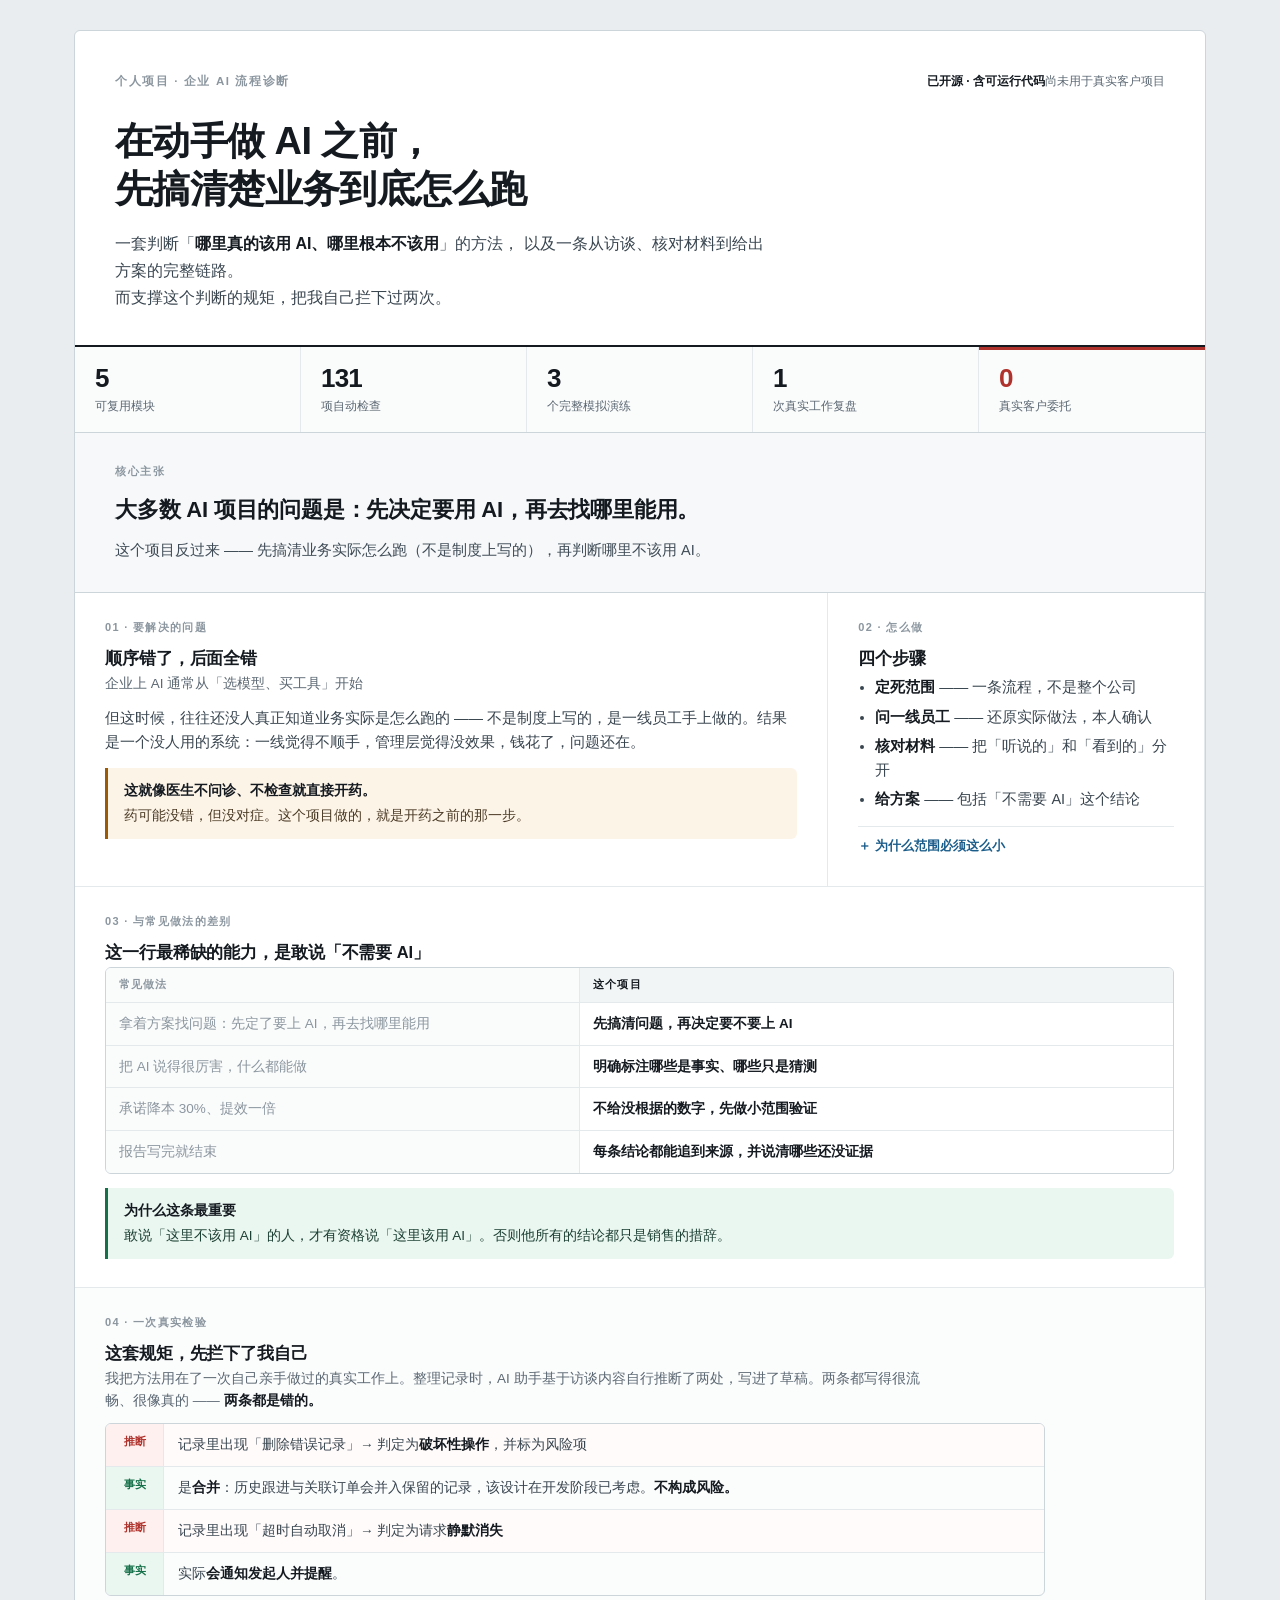
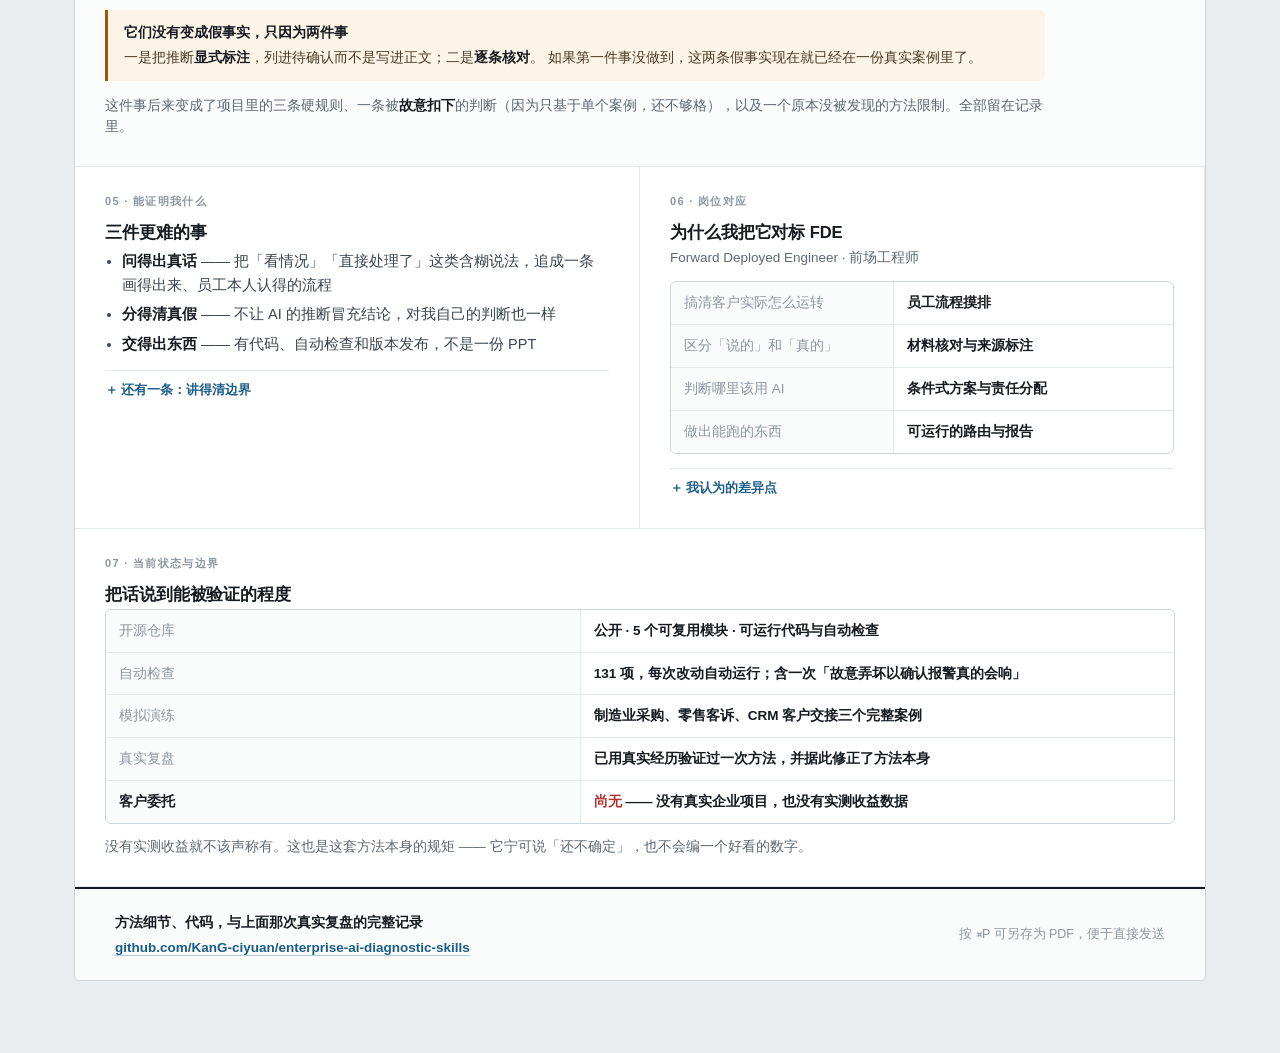
<file: portfolio/index.html>
<!DOCTYPE html>
<html lang="zh-CN">
<head>
<meta charset="utf-8">
<meta name="viewport" content="width=device-width, initial-scale=1">
<title>在动手做 AI 之前，先搞清楚业务怎么跑 · 企业 AI 流程诊断</title>
<meta name="description" content="一套判断「哪里真的该用 AI、哪里根本不该用」的企业流程诊断方法。含可运行代码、131 项自动检查与一次真实工作复盘。">
<style>
  :root{
    /* 取自本人既有交付物 management-diagnostic-report-v0.1 的设计 token */
    --bg:#e9edef;
    --surface:#ffffff;
    --text:#141a20;
    --muted:#5c6873;
    --faint:#8b969f;
    --line:#ccd5da;
    --hair:#e4e9eb;
    --ok:#16714a;
    --ok-soft:#eaf6f0;
    --warn:#9c5906;
    --warn-soft:#fdf4e8;
    --stop:#b0322c;
    --stop-soft:#fdf0ef;
    --link:#1a5c8a;
    --rule:2px;          /* 主分割线，沿用既有做法 */
    --radius:6px;
  }
  *{box-sizing:border-box}
  html{-webkit-text-size-adjust:100%}
  body{margin:0;background:var(--bg);color:var(--text);
    font:14.5px/1.62 -apple-system,BlinkMacSystemFont,"Segoe UI","PingFang SC","Hiragino Sans GB","Microsoft YaHei",sans-serif;
    -webkit-font-smoothing:antialiased}
  a{color:inherit}
  a:focus-visible{outline:3px solid color-mix(in srgb,var(--link) 32%,transparent);outline-offset:2px}
  code{font-family:ui-monospace,SFMono-Regular,Menlo,monospace;font-size:.92em;background:#f1f4f5;
    padding:1px 5px;border-radius:3px}

  .page{max-width:1180px;margin:0 auto;padding:30px 24px 72px}
  .sheet{background:var(--surface);border:1px solid var(--line);border-radius:var(--radius);overflow:hidden}

  /* ══════════ 首屏 ══════════ */
  .hero{padding:40px 40px 34px;border-bottom:var(--rule) solid var(--text)}
  .hero .top{display:flex;justify-content:space-between;align-items:baseline;gap:20px;margin-bottom:26px}
  .hero .top .kr{font-size:11.5px;font-weight:750;letter-spacing:.14em;color:var(--faint)}
  .hero .top .st{font-size:12px;color:var(--muted);text-align:right;line-height:1.75}
  .hero .top .st b{color:var(--text)}
  .hero h1{margin:0 0 16px;font-size:clamp(26px,3.6vw,38px);line-height:1.26;
    letter-spacing:-.6px;font-weight:800;max-width:800px}
  .hero .lede{margin:0;max-width:660px;font-size:16px;color:#3a4650;line-height:1.7}
  .hero .lede strong{color:var(--text)}

  /* 数据条 */
  .strip{display:grid;grid-template-columns:repeat(5,1fr);background:#fafbfb;
    border-bottom:1px solid var(--line)}
  .strip>div{padding:18px 20px 17px;border-right:1px solid var(--hair);position:relative}
  .strip>div:last-child{border-right:0}
  .strip .v{font-size:26px;font-weight:800;line-height:1;letter-spacing:-.8px;
    font-variant-numeric:tabular-nums}
  .strip .k{margin-top:7px;font-size:11.5px;color:var(--muted);line-height:1.45}
  .strip .zero .v{color:var(--stop)}
  .strip .zero::before{content:"";position:absolute;top:0;left:0;right:0;height:3px;background:var(--stop)}
  .strip>div:not(.zero)::before{content:"";position:absolute;top:0;left:0;right:0;height:3px;background:transparent}

  /* ══════════ 主张 ══════════ */
  .thesis{padding:30px 40px;background:#f6f8f9;border-bottom:1px solid var(--line)}
  .thesis .n{font-size:11px;font-weight:750;letter-spacing:.14em;color:var(--faint);margin-bottom:12px}
  .thesis p{margin:0;font-size:clamp(18px,2.2vw,22px);line-height:1.55;font-weight:700;
    letter-spacing:-.2px;max-width:880px}
  .thesis span{display:block;margin-top:12px;font-size:14.5px;font-weight:400;color:#3f4b56;max-width:800px}

  /* ══════════ 网格 ══════════ */
  .grid{display:grid;grid-template-columns:repeat(6,1fr)}
  .cell{padding:26px 30px 28px;border-right:1px solid var(--hair);border-bottom:1px solid var(--hair)}
  .cell.c3{grid-column:span 3}
  .cell.c2{grid-column:span 2}
  .cell.c4{grid-column:span 4}
  .cell.c6{grid-column:span 6;border-right:0}
  .cell:nth-child(3n){border-right:1px solid var(--hair)}
  .cell h2{margin:0 0 3px;font-size:16.5px;line-height:1.4;letter-spacing:-.1px}
  .cell .n{font-size:11px;font-weight:750;letter-spacing:.12em;color:var(--faint);margin-bottom:10px}
  .cell .sub{margin:0 0 12px;font-size:13.5px;color:var(--muted)}
  .cell p{margin:0 0 10px;color:#39454f}
  .cell p:last-child{margin-bottom:0}
  .cell strong{color:var(--text)}

  ul{margin:0;padding-left:17px}
  li{margin:6px 0;color:#39454f}

  /* 对照表 */
  .cmp{margin-top:2px;border:1px solid var(--line);border-radius:var(--radius);overflow:hidden}
  .cmp .r{display:grid;grid-template-columns:1fr 1.25fr;border-bottom:1px solid var(--hair);font-size:13.5px}
  .cmp .r:last-child{border-bottom:0}
  .cmp .r>div{padding:10px 13px}
  .cmp .r>div:first-child{color:var(--faint);border-right:1px solid var(--hair);background:#fafbfb}
  .cmp .r>div:last-child{color:var(--text);font-weight:600}
  .cmp .h>div{font-size:11px;font-weight:750;letter-spacing:.1em;color:var(--muted);
    background:#f2f5f6;padding:8px 13px}

  /* 推断 / 事实 */
  .ev{margin-top:2px;border:1px solid var(--line);border-radius:var(--radius);overflow:hidden}
  .ev .r{display:grid;grid-template-columns:58px 1fr;border-bottom:1px solid var(--hair);font-size:13.5px}
  .ev .r:last-child{border-bottom:0}
  .ev .t{padding:10px 8px;text-align:center;font-size:10.5px;font-weight:750;line-height:1.5;
    background:#fafbfb;color:var(--faint);border-right:1px solid var(--hair)}
  .ev .x{padding:10px 14px;color:#39454f}
  .ev .x strong{color:var(--text)}
  .ev .no .t{background:var(--stop-soft);color:var(--stop)}
  .ev .no .x{background:#fffbfb}
  .ev .yes .t{background:var(--ok-soft);color:var(--ok)}

  .note{margin-top:14px;padding:12px 16px;border-radius:0 var(--radius) var(--radius) 0;
    border-left:3px solid var(--warn);background:var(--warn-soft);font-size:13.5px;color:#4a3a24}
  .note.ok{border-left-color:var(--ok);background:var(--ok-soft);color:#1d4034}
  .note b{display:block;margin-bottom:3px;color:var(--text)}

  /* 展开 */
  details{border-top:1px solid var(--hair);margin-top:14px}
  details summary{cursor:pointer;list-style:none;padding:9px 0 2px;font-size:12.5px;
    font-weight:750;color:var(--link)}
  details summary::-webkit-details-marker{display:none}
  details summary::before{content:"＋ "}
  details[open] summary::before{content:"－ "}
  details .bd{padding:8px 0 2px;font-size:13.5px;color:var(--muted)}

  /* ══════════ 页脚 ══════════ */
  .ft{border-top:var(--rule) solid var(--text);padding:22px 40px;background:#fafbfb;
    display:flex;justify-content:space-between;align-items:center;gap:22px;flex-wrap:wrap}
  .ft .l{font-size:13.5px;color:var(--muted)}
  .ft .l b{display:block;color:var(--text);font-size:14px;margin-bottom:3px}
  .ft .r{font-size:12.5px;color:var(--faint);text-align:right}
  .ft a{color:var(--link);font-weight:600;text-decoration:none;border-bottom:1px solid rgba(26,92,138,.3)}
  .ft a:hover{border-bottom-color:var(--link)}

  /* ══════════ 打印 ══════════ */
  @media print{
    :root{--bg:#fff}
    body{background:#fff;font-size:9.6pt}
    .page{padding:0;max-width:none}
    .sheet{border:0;border-radius:0}
    .hero{padding:0 0 16px}
    details{border-top:0}
    details .bd{display:block!important;padding-top:2px}
    .cell{break-inside:avoid}
    .ft{position:relative;padding:14px 0 0}
  }

  /* ══════════ 窄屏 ══════════ */
  @media (max-width:900px){
    .strip{grid-template-columns:repeat(3,1fr)}
    .strip>div:nth-child(3){border-right:0}
    .strip>div:nth-child(n+4){border-top:1px solid var(--hair)}
    .grid{grid-template-columns:repeat(2,1fr)}
    .cell.c3,.cell.c2,.cell.c4{grid-column:span 2}
    .cell.c6{grid-column:span 2}
    .cell{border-right:1px solid var(--hair)}
  }
  @media (max-width:620px){
    .page{padding:14px 12px 52px}
    .hero{padding:26px 20px 22px}
    .hero .top{flex-direction:column;align-items:flex-start;gap:10px}
    .hero .top .st{text-align:left}
    .strip{grid-template-columns:repeat(2,1fr)}
    .strip>div{padding:15px 16px}
    .strip .v{font-size:22px}
    .strip>div:nth-child(2n){border-right:0}
    .strip>div:nth-child(n+3){border-top:1px solid var(--hair)}
    .thesis{padding:22px 20px}
    .grid{grid-template-columns:1fr}
    .cell.c3,.cell.c2,.cell.c4,.cell.c6{grid-column:span 1}
    .cell{padding:20px}
    .cell{border-right:0}
    .cmp .r{grid-template-columns:1fr}
    .cmp .r>div:first-child{border-right:0;border-bottom:1px solid var(--hair)}
    .ft{padding:18px 20px;flex-direction:column;align-items:flex-start}
    .ft .r{text-align:left}
  }
</style>
</head>
<body>
<div class="page">
<div class="sheet">

  <!-- ══════════ 首屏 ══════════ -->
  <header class="hero">
    <div class="top">
      <div class="kr">个人项目 · 企业 AI 流程诊断</div>
      <div class="st"><b>已开源 · 含可运行代码</b>尚未用于真实客户项目</div>
    </div>
    <h1>在动手做 AI 之前，<br>先搞清楚业务到底怎么跑</h1>
    <p class="lede">
      一套判断「<strong>哪里真的该用 AI、哪里根本不该用</strong>」的方法，
      以及一条从访谈、核对材料到给出方案的完整链路。<br>
      而支撑这个判断的规矩，把我自己拦下过两次。
    </p>
  </header>

  <div class="strip">
    <div><div class="v">5</div><div class="k">可复用模块</div></div>
    <div><div class="v">131</div><div class="k">项自动检查</div></div>
    <div><div class="v">3</div><div class="k">个完整模拟演练</div></div>
    <div><div class="v">1</div><div class="k">次真实工作复盘</div></div>
    <div class="zero"><div class="v">0</div><div class="k">真实客户委托</div></div>
  </div>

  <!-- ══════════ 主张 ══════════ -->
  <section class="thesis">
    <div class="n">核心主张</div>
    <p>大多数 AI 项目的问题是：先决定要用 AI，再去找哪里能用。</p>
    <span>这个项目反过来 —— 先搞清业务实际怎么跑（不是制度上写的），再判断哪里不该用 AI。</span>
  </section>

  <!-- ══════════ 网格 ══════════ -->
  <div class="grid">

    <section class="cell c4">
      <div class="n">01 · 要解决的问题</div>
      <h2>顺序错了，后面全错</h2>
      <p class="sub">企业上 AI 通常从「选模型、买工具」开始</p>
      <p>但这时候，往往还没人真正知道业务实际是怎么跑的 —— 不是制度上写的，是一线员工手上做的。结果是一个没人用的系统：一线觉得不顺手，管理层觉得没效果，钱花了，问题还在。</p>
      <div class="note">
        <b>这就像医生不问诊、不检查就直接开药。</b>
        药可能没错，但没对症。这个项目做的，就是开药之前的那一步。
      </div>
    </section>

    <section class="cell c2">
      <div class="n">02 · 怎么做</div>
      <h2>四个步骤</h2>
      <ul>
        <li><strong>定死范围</strong> —— 一条流程，不是整个公司</li>
        <li><strong>问一线员工</strong> —— 还原实际做法，本人确认</li>
        <li><strong>核对材料</strong> —— 把「听说的」和「看到的」分开</li>
        <li><strong>给方案</strong> —— 包括「不需要 AI」这个结论</li>
      </ul>
      <details>
        <summary>为什么范围必须这么小</summary>
        <div class="bd">一条流程必须能回答四件事：谁触发、谁执行、什么时候算完成、中间做什么决定。四个都答不上来，那是部门不是流程，做不了。</div>
      </details>
    </section>

    <section class="cell c6">
      <div class="n">03 · 与常见做法的差别</div>
      <h2>这一行最稀缺的能力，是敢说「不需要 AI」</h2>
      <div class="cmp">
        <div class="r h"><div>常见做法</div><div>这个项目</div></div>
        <div class="r"><div>拿着方案找问题：先定了要上 AI，再去找哪里能用</div><div>先搞清问题，再决定要不要上 AI</div></div>
        <div class="r"><div>把 AI 说得很厉害，什么都能做</div><div>明确标注哪些是事实、哪些只是猜测</div></div>
        <div class="r"><div>承诺降本 30%、提效一倍</div><div>不给没根据的数字，先做小范围验证</div></div>
        <div class="r"><div>报告写完就结束</div><div>每条结论都能追到来源，并说清哪些还没证据</div></div>
      </div>
      <div class="note ok">
        <b>为什么这条最重要</b>
        敢说「这里不该用 AI」的人，才有资格说「这里该用 AI」。否则他所有的结论都只是销售的措辞。
      </div>
    </section>

    <section class="cell c6" style="background:#fbfcfc">
      <div class="n">04 · 一次真实检验</div>
      <h2>这套规矩，先拦下了我自己</h2>
      <p class="sub" style="max-width:820px">我把方法用在了一次自己亲手做过的真实工作上。整理记录时，AI 助手基于访谈内容自行推断了两处，写进了草稿。两条都写得很流畅、很像真的 —— <strong>两条都是错的。</strong></p>
      <div class="ev" style="max-width:940px">
        <div class="r no"><div class="t">推断</div><div class="x">记录里出现「删除错误记录」→ 判定为<strong>破坏性操作</strong>，并标为风险项</div></div>
        <div class="r yes"><div class="t">事实</div><div class="x">是<strong>合并</strong>：历史跟进与关联订单会并入保留的记录，该设计在开发阶段已考虑。<strong>不构成风险。</strong></div></div>
        <div class="r no"><div class="t">推断</div><div class="x">记录里出现「超时自动取消」→ 判定为请求<strong>静默消失</strong></div></div>
        <div class="r yes"><div class="t">事实</div><div class="x">实际<strong>会通知发起人并提醒</strong>。</div></div>
      </div>
      <div class="note" style="max-width:940px">
        <b>它们没有变成假事实，只因为两件事</b>
        一是把推断<strong>显式标注</strong>，列进待确认而不是写进正文；二是<strong>逐条核对</strong>。
        如果第一件事没做到，这两条假事实现在就已经在一份真实案例里了。
      </div>
      <p style="color:var(--muted);font-size:13.5px;max-width:940px;margin-top:14px">
        这件事后来变成了项目里的三条硬规则、一条被<strong>故意扣下</strong>的判断（因为只基于单个案例，还不够格），以及一个原本没被发现的方法限制。全部留在记录里。
      </p>
    </section>

    <section class="cell c3">
      <div class="n">05 · 能证明我什么</div>
      <h2>三件更难的事</h2>
      <ul>
        <li><strong>问得出真话</strong> —— 把「看情况」「直接处理了」这类含糊说法，追成一条画得出来、员工本人认得的流程</li>
        <li><strong>分得清真假</strong> —— 不让 AI 的推断冒充结论，对我自己的判断也一样</li>
        <li><strong>交得出东西</strong> —— 有代码、自动检查和版本发布，不是一份 PPT</li>
      </ul>
      <details>
        <summary>还有一条：讲得清边界</summary>
        <div class="bd">同一套结论出两个版本 —— 管理层看的内部版，和企业能直接看的客户版。事实一致，说法不同。</div>
      </details>
    </section>

    <section class="cell c3">
      <div class="n">06 · 岗位对应</div>
      <h2>为什么我把它对标 FDE</h2>
      <p class="sub">Forward Deployed Engineer · 前场工程师</p>
      <div class="cmp">
        <div class="r"><div>搞清客户实际怎么运转</div><div>员工流程摸排</div></div>
        <div class="r"><div>区分「说的」和「真的」</div><div>材料核对与来源标注</div></div>
        <div class="r"><div>判断哪里该用 AI</div><div>条件式方案与责任分配</div></div>
        <div class="r"><div>做出能跑的东西</div><div>可运行的路由与报告</div></div>
      </div>
      <details>
        <summary>我认为的差异点</summary>
        <div class="bd">很多人能展示「我会调模型、会搭知识库」。而 FDE 最难、也最少人系统化解决的，是<strong>客户自己都说不清自己的流程</strong> —— 怎么把它问出来、核对清楚、变成别人能执行的方案。这个项目做的正是这一半。</div>
      </details>
    </section>

    <section class="cell c6">
      <div class="n">07 · 当前状态与边界</div>
      <h2>把话说到能被验证的程度</h2>
      <div class="cmp">
        <div class="r"><div>开源仓库</div><div>公开 · 5 个可复用模块 · 可运行代码与自动检查</div></div>
        <div class="r"><div>自动检查</div><div>131 项，每次改动自动运行；含一次「故意弄坏以确认报警真的会响」</div></div>
        <div class="r"><div>模拟演练</div><div>制造业采购、零售客诉、CRM 客户交接三个完整案例</div></div>
        <div class="r"><div>真实复盘</div><div>已用真实经历验证过一次方法，并据此修正了方法本身</div></div>
        <div class="r"><div><strong>客户委托</strong></div><div><strong style="color:var(--stop)">尚无</strong> —— 没有真实企业项目，也没有实测收益数据</div></div>
      </div>
      <p style="margin-top:12px;color:var(--muted);font-size:13.5px">
        没有实测收益就不该声称有。这也是这套方法本身的规矩 —— 它宁可说「还不确定」，也不会编一个好看的数字。
      </p>
    </section>

  </div>

  <footer class="ft">
    <div class="l">
      <b>方法细节、代码，与上面那次真实复盘的完整记录</b>
      <a href="https://github.com/KanG-ciyuan/enterprise-ai-diagnostic-skills">github.com/KanG-ciyuan/enterprise-ai-diagnostic-skills</a>
    </div>
    <div class="r">按 ⌘P 可另存为 PDF，便于直接发送</div>
  </footer>

</div>
</div>
</body>
</html>
</file>
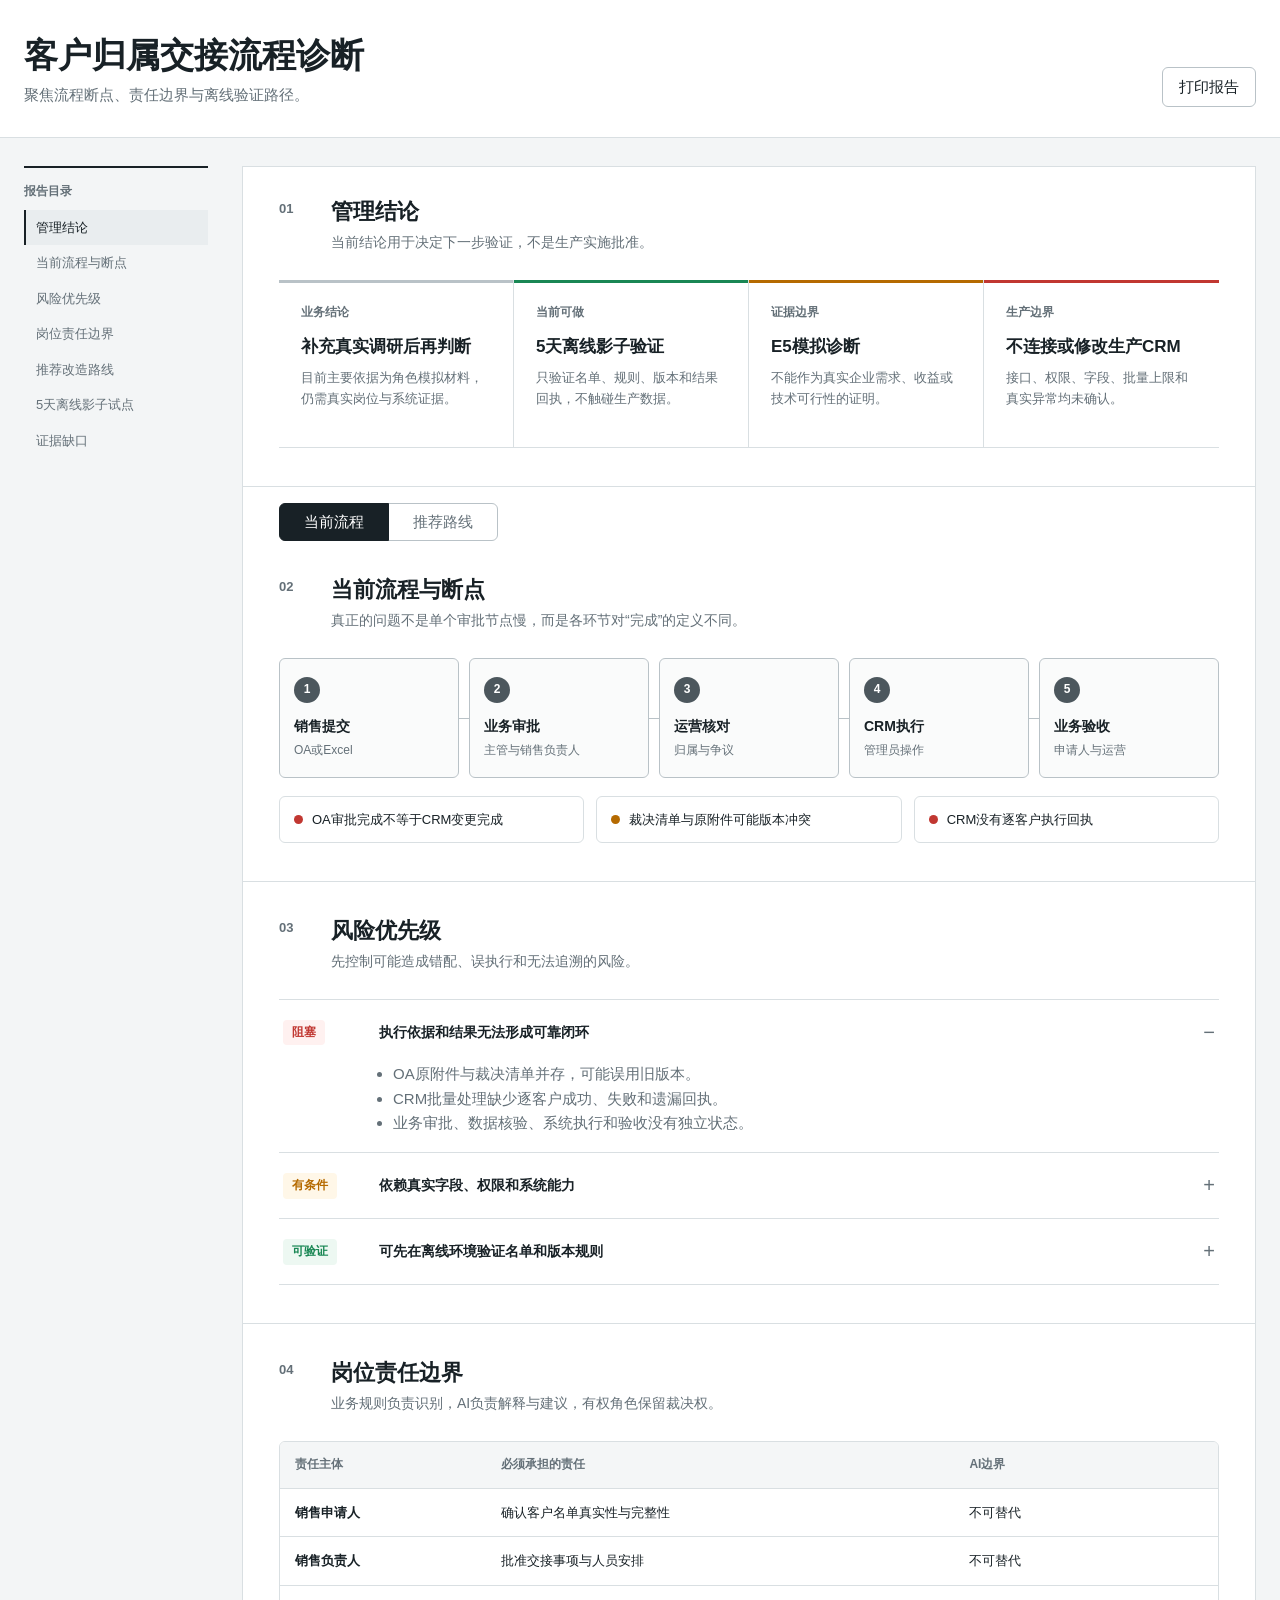
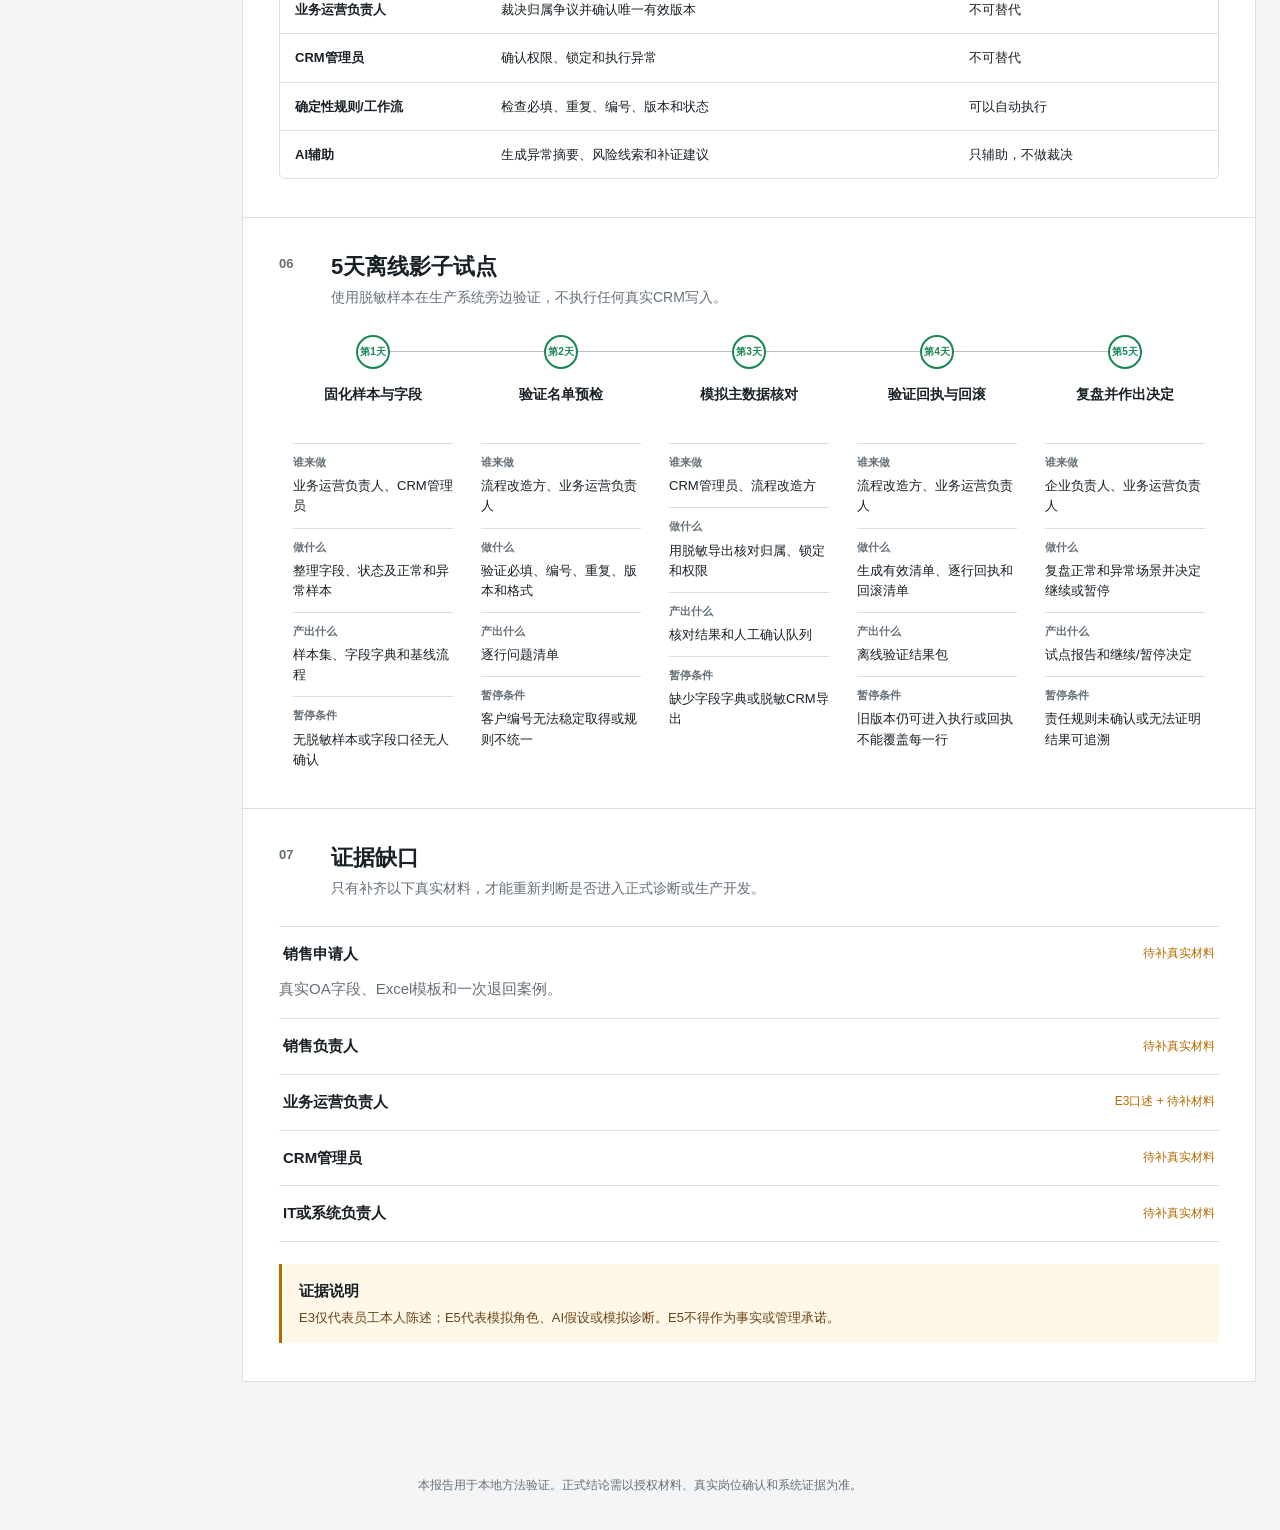
<file: deliverables/management-diagnostic-report-v0.1/index.html>
<!doctype html>
<html lang="zh-CN">
  <head>
    <meta charset="UTF-8">
    <meta name="viewport" content="width=device-width, initial-scale=1.0">
    <meta name="description" content="客户归属交接流程E5模拟诊断管理报告">
    <title>客户归属交接流程诊断</title>
    <link rel="stylesheet" href="styles.css">
    <script src="report-data.js" defer></script>
    <script src="app.js" defer></script>
  </head>
  <body>
    <header class="report-header">
      <div class="header-inner">
        <div>
          <h1>客户归属交接流程诊断</h1>
          <p class="header-summary">聚焦流程断点、责任边界与离线验证路径。</p>
        </div>
        <button class="print-button screen-only" type="button" data-print>打印报告</button>
      </div>
    </header>

    <div class="report-layout">
      <nav class="page-nav screen-only" aria-label="报告目录">
        <p>报告目录</p>
        <a href="#summary">管理结论</a>
        <a href="#current-flow">当前流程与断点</a>
        <a href="#risks">风险优先级</a>
        <a href="#responsibility">岗位责任边界</a>
        <a href="#target-flow">推荐改造路线</a>
        <a href="#pilot">5天离线影子试点</a>
        <a href="#evidence-gaps">证据缺口</a>
      </nav>

      <main id="report">
        <section id="summary" class="report-section summary-section" aria-labelledby="summary-title">
          <div class="section-heading">
            <p class="section-number">01</p>
            <div>
              <h2 id="summary-title">管理结论</h2>
              <p>当前结论用于决定下一步验证，不是生产实施批准。</p>
            </div>
          </div>
          <div class="summary-grid">
            <article class="summary-item summary-item--neutral">
              <p class="summary-label">业务结论</p>
              <h3>补充真实调研后再判断</h3>
              <p>目前主要依据为角色模拟材料，仍需真实岗位与系统证据。</p>
            </article>
            <article class="summary-item summary-item--good">
              <p class="summary-label">当前可做</p>
              <h3>5天离线影子验证</h3>
              <p>只验证名单、规则、版本和结果回执，不触碰生产数据。</p>
            </article>
            <article class="summary-item summary-item--conditional">
              <p class="summary-label">证据边界</p>
              <h3>E5模拟诊断</h3>
              <p>不能作为真实企业需求、收益或技术可行性的证明。</p>
            </article>
            <article class="summary-item summary-item--blocked">
              <p class="summary-label">生产边界</p>
              <h3>不连接或修改生产CRM</h3>
              <p>接口、权限、字段、批量上限和真实异常均未确认。</p>
            </article>
          </div>
        </section>

        <div class="flow-view-control screen-only" role="tablist" aria-label="流程视角">
          <button type="button" role="tab" aria-selected="true" aria-controls="current-flow" data-flow-target="current-flow">当前流程</button>
          <button type="button" role="tab" aria-selected="false" aria-controls="target-flow" data-flow-target="target-flow">推荐路线</button>
        </div>

        <section id="current-flow" class="report-section" aria-labelledby="current-flow-title" data-flow-panel>
          <div class="section-heading">
            <p class="section-number">02</p>
            <div>
              <h2 id="current-flow-title">当前流程与断点</h2>
              <p>真正的问题不是单个审批节点慢，而是各环节对“完成”的定义不同。</p>
            </div>
          </div>
          <ol class="process-track process-track--current">
            <li><span>1</span><strong>销售提交</strong><small>OA或Excel</small></li>
            <li><span>2</span><strong>业务审批</strong><small>主管与销售负责人</small></li>
            <li><span>3</span><strong>运营核对</strong><small>归属与争议</small></li>
            <li><span>4</span><strong>CRM执行</strong><small>管理员操作</small></li>
            <li><span>5</span><strong>业务验收</strong><small>申请人与运营</small></li>
          </ol>
          <div class="breakpoint-list" aria-label="核心流程断点">
            <p><span class="status-mark status-mark--blocked"></span>OA审批完成不等于CRM变更完成</p>
            <p><span class="status-mark status-mark--conditional"></span>裁决清单与原附件可能版本冲突</p>
            <p><span class="status-mark status-mark--blocked"></span>CRM没有逐客户执行回执</p>
          </div>
        </section>

        <section id="risks" class="report-section" aria-labelledby="risks-title">
          <div class="section-heading">
            <p class="section-number">03</p>
            <div>
              <h2 id="risks-title">风险优先级</h2>
              <p>先控制可能造成错配、误执行和无法追溯的风险。</p>
            </div>
          </div>
          <div class="risk-groups">
            <details class="risk-group risk-group--blocked" open>
              <summary><span>阻塞</span><strong>执行依据和结果无法形成可靠闭环</strong></summary>
              <ul>
                <li>OA原附件与裁决清单并存，可能误用旧版本。</li>
                <li>CRM批量处理缺少逐客户成功、失败和遗漏回执。</li>
                <li>业务审批、数据核验、系统执行和验收没有独立状态。</li>
              </ul>
            </details>
            <details class="risk-group risk-group--conditional">
              <summary><span>有条件</span><strong>依赖真实字段、权限和系统能力</strong></summary>
              <ul>
                <li>锁定、跨事业部权限和批量上限可能造成部分完成。</li>
                <li>CRM日志不关联OA单号，也不支持一键回滚。</li>
              </ul>
            </details>
            <details class="risk-group risk-group--good">
              <summary><span>可验证</span><strong>可先在离线环境验证名单和版本规则</strong></summary>
              <ul>
                <li>检查客户编号、必填字段、重复客户和文件版本。</li>
                <li>生成逐行问题清单、结果回执和人工回滚清单。</li>
              </ul>
            </details>
          </div>
        </section>

        <section id="responsibility" class="report-section" aria-labelledby="responsibility-title">
          <div class="section-heading">
            <p class="section-number">04</p>
            <div>
              <h2 id="responsibility-title">岗位责任边界</h2>
              <p>业务规则负责识别，AI负责解释与建议，有权角色保留裁决权。</p>
            </div>
          </div>
          <div class="table-wrap">
            <table>
              <thead><tr><th>责任主体</th><th>必须承担的责任</th><th>AI边界</th></tr></thead>
              <tbody>
                <tr><th>销售申请人</th><td>确认客户名单真实性与完整性</td><td>不可替代</td></tr>
                <tr><th>销售负责人</th><td>批准交接事项与人员安排</td><td>不可替代</td></tr>
                <tr><th>业务运营负责人</th><td>裁决归属争议并确认唯一有效版本</td><td>不可替代</td></tr>
                <tr><th>CRM管理员</th><td>确认权限、锁定和执行异常</td><td>不可替代</td></tr>
                <tr><th>确定性规则/工作流</th><td>检查必填、重复、编号、版本和状态</td><td>可以自动执行</td></tr>
                <tr><th>AI辅助</th><td>生成异常摘要、风险线索和补证建议</td><td>只辅助，不做裁决</td></tr>
              </tbody>
            </table>
          </div>
        </section>

        <section id="target-flow" class="report-section" aria-labelledby="target-flow-title" data-flow-panel>
          <div class="section-heading">
            <p class="section-number">05</p>
            <div>
              <h2 id="target-flow-title">推荐改造路线</h2>
              <p>这不是技术开发清单，而是管理层可以批准、调整或否决的目标业务流程。</p>
            </div>
          </div>
          <div class="route-list">
            <article class="route-step"><p class="step-index">01</p><div><h3>名单预检</h3><dl><div><dt>谁来做</dt><dd>销售申请人、确定性规则</dd></div><div><dt>做什么</dt><dd>检查编号、必填字段、重复项和版本</dd></div><div><dt>产出什么</dt><dd>逐行问题清单和标准名单</dd></div><div><dt>暂停条件</dt><dd>文件不可读、关键字段缺失或编号无法取得</dd></div></dl></div></article>
            <article class="route-step"><p class="step-index">02</p><div><h3>客户主数据核对</h3><dl><div><dt>谁来做</dt><dd>CRM管理员、确定性规则</dd></div><div><dt>做什么</dt><dd>核对客户、当前归属、锁定和权限</dd></div><div><dt>产出什么</dt><dd>核对结果和人工确认队列</dd></div><div><dt>暂停条件</dt><dd>缺少字段字典、脱敏导出或稳定编号</dd></div></dl></div></article>
            <article class="route-step"><p class="step-index">03</p><div><h3>人工审批与争议裁决</h3><dl><div><dt>谁来做</dt><dd>销售负责人、业务运营负责人</dd></div><div><dt>做什么</dt><dd>审批交接事项并裁决归属争议</dd></div><div><dt>产出什么</dt><dd>有权角色确认的裁决记录</dd></div><div><dt>暂停条件</dt><dd>责任、高价值客户或跨事业部事项未确认</dd></div></dl></div></article>
            <article class="route-step"><p class="step-index">04</p><div><h3>唯一有效版本</h3><dl><div><dt>谁来做</dt><dd>业务运营负责人、确定性工作流</dd></div><div><dt>做什么</dt><dd>锁定执行清单并标记旧版本失效</dd></div><div><dt>产出什么</dt><dd>带版本号和内容哈希的有效清单</dd></div><div><dt>暂停条件</dt><dd>新旧清单优先级不明或授权撤回</dd></div></dl></div></article>
            <article class="route-step"><p class="step-index">05</p><div><h3>CRM执行适配</h3><dl><div><dt>谁来做</dt><dd>CRM管理员</dd></div><div><dt>做什么</dt><dd>按有效清单模拟批量或逐条执行</dd></div><div><dt>产出什么</dt><dd>逐客户执行记录</dd></div><div><dt>暂停条件</dt><dd>无测试环境、无权限或要求直接写生产CRM</dd></div></dl></div></article>
            <article class="route-step"><p class="step-index">06</p><div><h3>逐客户结果回执</h3><dl><div><dt>谁来做</dt><dd>确定性工作流、CRM管理员</dd></div><div><dt>做什么</dt><dd>记录成功、失败、跳过和人工确认</dd></div><div><dt>产出什么</dt><dd>逐行回执和人工处理队列</dd></div><div><dt>暂停条件</dt><dd>执行结果不可读取或部分失败无法定位</dd></div></dl></div></article>
            <article class="route-step"><p class="step-index">07</p><div><h3>人工验收与审计</h3><dl><div><dt>谁来做</dt><dd>销售申请人、业务运营负责人</dd></div><div><dt>做什么</dt><dd>核对执行前后结果并完成签字留痕</dd></div><div><dt>产出什么</dt><dd>验收记录、审计链和回滚清单</dd></div><div><dt>暂停条件</dt><dd>存在未闭环失败、证据缺失或无法追溯</dd></div></dl></div></article>
          </div>
        </section>

        <section id="pilot" class="report-section" aria-labelledby="pilot-title">
          <div class="section-heading">
            <p class="section-number">06</p>
            <div>
              <h2 id="pilot-title">5天离线影子试点</h2>
              <p>使用脱敏样本在生产系统旁边验证，不执行任何真实CRM写入。</p>
            </div>
          </div>
          <ol class="pilot-timeline">
            <li><span>第1天</span><h3>固化样本与字段</h3><dl><div><dt>谁来做</dt><dd>业务运营负责人、CRM管理员</dd></div><div><dt>做什么</dt><dd>整理字段、状态及正常和异常样本</dd></div><div><dt>产出什么</dt><dd>样本集、字段字典和基线流程</dd></div><div><dt>暂停条件</dt><dd>无脱敏样本或字段口径无人确认</dd></div></dl></li>
            <li><span>第2天</span><h3>验证名单预检</h3><dl><div><dt>谁来做</dt><dd>流程改造方、业务运营负责人</dd></div><div><dt>做什么</dt><dd>验证必填、编号、重复、版本和格式</dd></div><div><dt>产出什么</dt><dd>逐行问题清单</dd></div><div><dt>暂停条件</dt><dd>客户编号无法稳定取得或规则不统一</dd></div></dl></li>
            <li><span>第3天</span><h3>模拟主数据核对</h3><dl><div><dt>谁来做</dt><dd>CRM管理员、流程改造方</dd></div><div><dt>做什么</dt><dd>用脱敏导出核对归属、锁定和权限</dd></div><div><dt>产出什么</dt><dd>核对结果和人工确认队列</dd></div><div><dt>暂停条件</dt><dd>缺少字段字典或脱敏CRM导出</dd></div></dl></li>
            <li><span>第4天</span><h3>验证回执与回滚</h3><dl><div><dt>谁来做</dt><dd>流程改造方、业务运营负责人</dd></div><div><dt>做什么</dt><dd>生成有效清单、逐行回执和回滚清单</dd></div><div><dt>产出什么</dt><dd>离线验证结果包</dd></div><div><dt>暂停条件</dt><dd>旧版本仍可进入执行或回执不能覆盖每一行</dd></div></dl></li>
            <li><span>第5天</span><h3>复盘并作出决定</h3><dl><div><dt>谁来做</dt><dd>企业负责人、业务运营负责人</dd></div><div><dt>做什么</dt><dd>复盘正常和异常场景并决定继续或暂停</dd></div><div><dt>产出什么</dt><dd>试点报告和继续/暂停决定</dd></div><div><dt>暂停条件</dt><dd>责任规则未确认或无法证明结果可追溯</dd></div></dl></li>
          </ol>
        </section>

        <section id="evidence-gaps" class="report-section" aria-labelledby="evidence-gaps-title">
          <div class="section-heading">
            <p class="section-number">07</p>
            <div>
              <h2 id="evidence-gaps-title">证据缺口</h2>
              <p>只有补齐以下真实材料，才能重新判断是否进入正式诊断或生产开发。</p>
            </div>
          </div>
          <div class="evidence-list">
            <details open><summary><strong>销售申请人</strong><span>待补真实材料</span></summary><p>真实OA字段、Excel模板和一次退回案例。</p></details>
            <details><summary><strong>销售负责人</strong><span>待补真实材料</span></summary><p>审批责任边界和重点客户规则。</p></details>
            <details><summary><strong>业务运营负责人</strong><span>E3口述 + 待补材料</span></summary><p>争议裁决规则、有效版本和验收口径。</p></details>
            <details><summary><strong>CRM管理员</strong><span>待补真实材料</span></summary><p>导入模板、数量上限、权限、锁定、错误反馈和日志字段。</p></details>
            <details><summary><strong>IT或系统负责人</strong><span>待补真实材料</span></summary><p>OA与CRM接口、可读写权限、测试环境和安全要求。</p></details>
          </div>
          <aside class="evidence-note">
            <strong>证据说明</strong>
            <p>E3仅代表员工本人陈述；E5代表模拟角色、AI假设或模拟诊断。E5不得作为事实或管理承诺。</p>
          </aside>
        </section>
      </main>
    </div>

    <footer>
      <p>本报告用于本地方法验证。正式结论需以授权材料、真实岗位确认和系统证据为准。</p>
    </footer>
  </body>
</html>
</file>
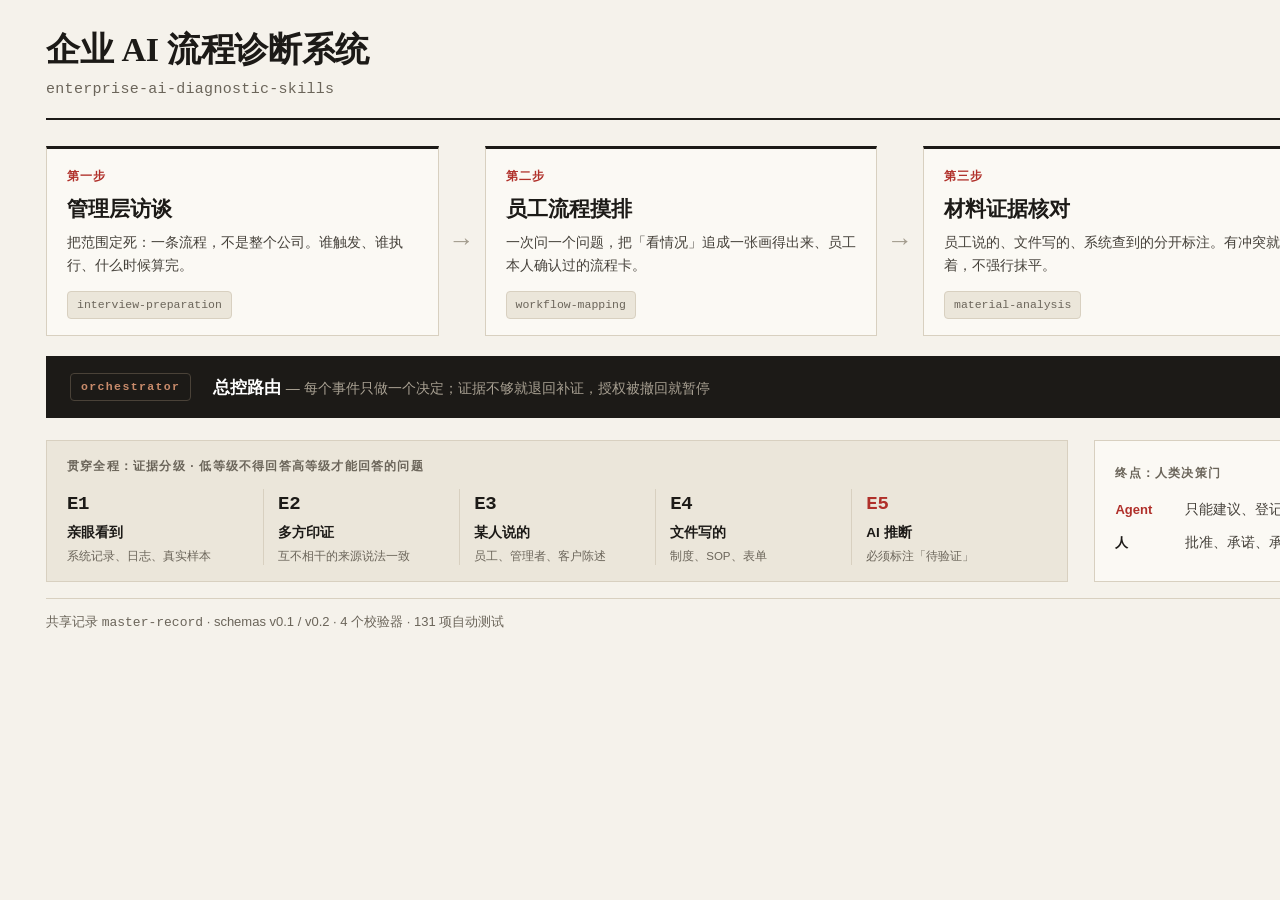
<file: assets/architecture.source.html>
<!DOCTYPE html>
<html lang="zh-CN">
<head>
<meta charset="utf-8">
<style>
  :root{
    --paper:#f5f2eb; --paper2:#ebe6da; --card:#fbf9f4; --ink:#1c1a17; --ink2:#45413a;
    --muted:#6b655a; --faint:#a39c8e; --rule:#d8d0c0; --seal:#b0302a; --night:#1c1a17;
  }
  *{margin:0;padding:0;box-sizing:border-box}
  html,body{width:1800px;height:700px;overflow:hidden}
  body{background:var(--paper);color:var(--ink);
    font:400 17px/1.6 -apple-system,BlinkMacSystemFont,"PingFang SC","Hiragino Sans GB","Microsoft YaHei",sans-serif;
    -webkit-font-smoothing:antialiased;
    font-family:"Iowan Old Style","Palatino Linotype",Palatino,"Songti SC","Noto Serif SC",STSong,serif}
  .sans{font-family:-apple-system,BlinkMacSystemFont,"PingFang SC","Hiragino Sans GB","Microsoft YaHei",sans-serif}
  .mono{font-family:"SF Mono",ui-monospace,Menlo,Consolas,monospace}
  .wrap{width:1800px;height:700px;padding:30px 46px 24px;display:flex;flex-direction:column}

  /* 头部 */
  .hd{display:flex;justify-content:space-between;align-items:flex-end;
      border-bottom:2px solid var(--ink);padding-bottom:16px}
  .hd h1{font-size:34px;font-weight:700;letter-spacing:-.3px;line-height:1.2}
  .hd .sub{margin-top:7px;font-size:15px;color:var(--muted);letter-spacing:.02em}
  .hd .rt{text-align:right;font-size:14px;color:var(--muted);line-height:1.85}

  /* 四个模块 */
  .flow{margin-top:26px;display:grid;grid-template-columns:1fr 46px 1fr 46px 1fr 46px 1fr;align-items:stretch}
  .mod{border:1px solid var(--rule);border-top:3px solid var(--ink);background:var(--card);
       padding:18px 20px 16px;display:flex;flex-direction:column}
  .mod .n{font-size:12px;font-weight:700;color:var(--seal);letter-spacing:.1em;margin-bottom:9px}
  .mod h2{font-size:21px;font-weight:700;line-height:1.35;margin-bottom:9px}
  .mod p{font-size:14px;line-height:1.62;color:var(--ink2);flex:1}
  .mod .pkg{margin-top:13px;font-size:11.5px;color:var(--muted);
       background:var(--paper2);border:1px solid var(--rule);border-radius:4px;
       padding:4px 9px;align-self:flex-start}
  .arw{display:flex;align-items:center;justify-content:center;color:var(--faint);font-size:26px}

  /* 总控条 */
  .orch{margin-top:20px;background:var(--night);color:#ece6da;padding:17px 24px;
        display:flex;align-items:center;gap:22px}
  .orch .tag{font-size:11.5px;letter-spacing:.12em;font-weight:700;color:#c98b6b;
        border:1px solid #4a4238;border-radius:4px;padding:4px 10px;white-space:nowrap}
  .orch b{font-size:17px;font-weight:700;color:#fff}
  .orch span{font-size:14px;color:#a8a092}

  /* 底部三层 */
  .foot{margin-top:22px;display:grid;grid-template-columns:1.55fr 1fr;gap:26px;align-items:stretch}
  .ev{border:1px solid var(--rule);background:var(--paper2);padding:16px 20px}
  .ev .t{font-size:12px;font-weight:700;letter-spacing:.1em;color:var(--muted);margin-bottom:12px}
  .ladder{display:grid;grid-template-columns:repeat(5,1fr);gap:0}
  .rung{padding:0 14px;border-left:1px solid var(--rule)}
  .rung:first-child{border-left:0;padding-left:0}
  .rung .lv{font-size:19px;font-weight:700;letter-spacing:-.3px}
  .rung .nm{font-size:13.5px;font-weight:600;margin-top:3px}
  .rung .ds{font-size:11.5px;color:var(--muted);margin-top:4px;line-height:1.5}
  .rung.hi .lv{color:var(--seal)}

  .gate{border:1px solid var(--rule);background:var(--card);padding:16px 20px;
        display:flex;flex-direction:column;justify-content:center}
  .gate .t{font-size:12px;font-weight:700;letter-spacing:.1em;color:var(--muted);margin-bottom:10px}
  .gate .row{display:flex;align-items:baseline;gap:12px;margin:5px 0}
  .gate .who{font-size:13px;font-weight:700;min-width:58px}
  .gate .who.a{color:var(--seal)}
  .gate .who.h{color:var(--ink)}
  .gate .what{font-size:14px;color:var(--ink2)}

  .base{margin-top:16px;padding-top:13px;border-top:1px solid var(--rule);
        display:flex;justify-content:space-between;font-size:13px;color:var(--muted)}
</style>
</head>
<body>
<div class="wrap">

  <div class="hd">
    <div>
      <h1>企业 AI 流程诊断系统</h1>
      <div class="sub mono">enterprise-ai-diagnostic-skills</div>
    </div>
    <div class="rt sans">
      在动手做 AI 之前，先把业务查清楚<br>
      开源 · MIT · <span class="mono">v0.1.1</span>
    </div>
  </div>

  <!-- 四步 -->
  <div class="flow">
    <div class="mod">
      <div class="n sans">第一步</div>
      <h2>管理层访谈</h2>
      <p>把范围定死：一条流程，不是整个公司。谁触发、谁执行、什么时候算完。</p>
      <div class="pkg mono">interview-preparation</div>
    </div>
    <div class="arw">→</div>
    <div class="mod">
      <div class="n sans">第二步</div>
      <h2>员工流程摸排</h2>
      <p>一次问一个问题，把「看情况」追成一张画得出来、员工本人确认过的流程卡。</p>
      <div class="pkg mono">workflow-mapping</div>
    </div>
    <div class="arw">→</div>
    <div class="mod">
      <div class="n sans">第三步</div>
      <h2>材料证据核对</h2>
      <p>员工说的、文件写的、系统查到的分开标注。有冲突就留着，不强行抹平。</p>
      <div class="pkg mono">material-analysis</div>
    </div>
    <div class="arw">→</div>
    <div class="mod">
      <div class="n sans">第四步</div>
      <h2>条件式诊断</h2>
      <p>拆到具体环节：改流程、定规则、用 AI、交给人。含「不需要 AI」这一结论。</p>
      <div class="pkg mono">ai-process-diagnosis</div>
    </div>
  </div>

  <!-- 总控 -->
  <div class="orch">
    <div class="tag mono">orchestrator</div>
    <div>
      <b class="sans">总控路由</b>
      <span class="sans"> — 每个事件只做一个决定；证据不够就退回补证，授权被撤回就暂停</span>
    </div>
  </div>

  <!-- 证据分级 + 决策门 -->
  <div class="foot">
    <div class="ev">
      <div class="t sans">贯穿全程：证据分级 · 低等级不得回答高等级才能回答的问题</div>
      <div class="ladder">
        <div class="rung"><div class="lv mono">E1</div><div class="nm sans">亲眼看到</div><div class="ds sans">系统记录、日志、真实样本</div></div>
        <div class="rung"><div class="lv mono">E2</div><div class="nm sans">多方印证</div><div class="ds sans">互不相干的来源说法一致</div></div>
        <div class="rung"><div class="lv mono">E3</div><div class="nm sans">某人说的</div><div class="ds sans">员工、管理者、客户陈述</div></div>
        <div class="rung"><div class="lv mono">E4</div><div class="nm sans">文件写的</div><div class="ds sans">制度、SOP、表单</div></div>
        <div class="rung hi"><div class="lv mono">E5</div><div class="nm sans">AI 推断</div><div class="ds sans">必须标注「待验证」</div></div>
      </div>
    </div>
    <div class="gate">
      <div class="t sans">终点：人类决策门</div>
      <div class="row"><span class="who a sans">Agent</span><span class="what sans">只能建议、登记、提出方案</span></div>
      <div class="row"><span class="who h sans">人</span><span class="what sans">批准、承诺、承担最终责任</span></div>
    </div>
  </div>

  <div class="base sans">
    <span>共享记录 <span class="mono">master-record</span> · schemas v0.1 / v0.2 · 4 个校验器 · 131 项自动测试</span>
    <span class="mono">github.com/KanG-ciyuan/enterprise-ai-diagnostic-skills</span>
  </div>

</div>
</body>
</html>
</file>
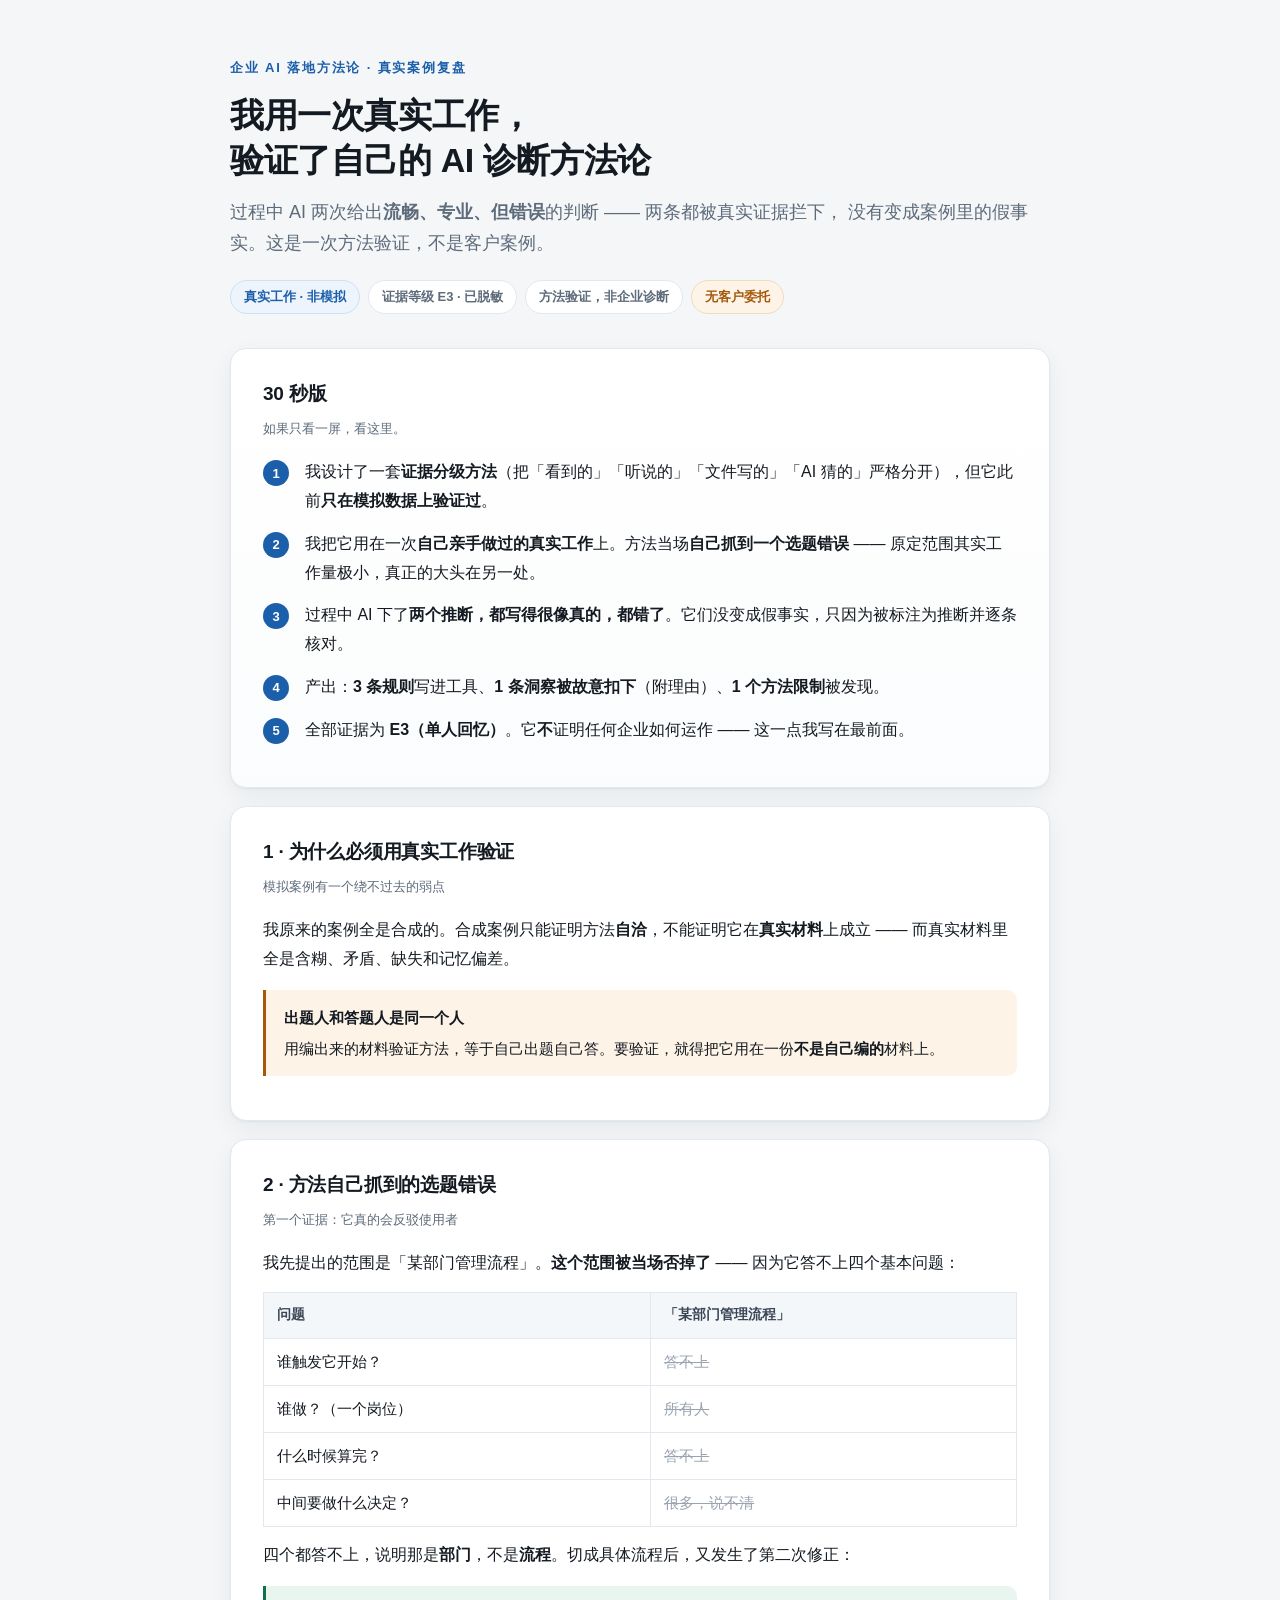
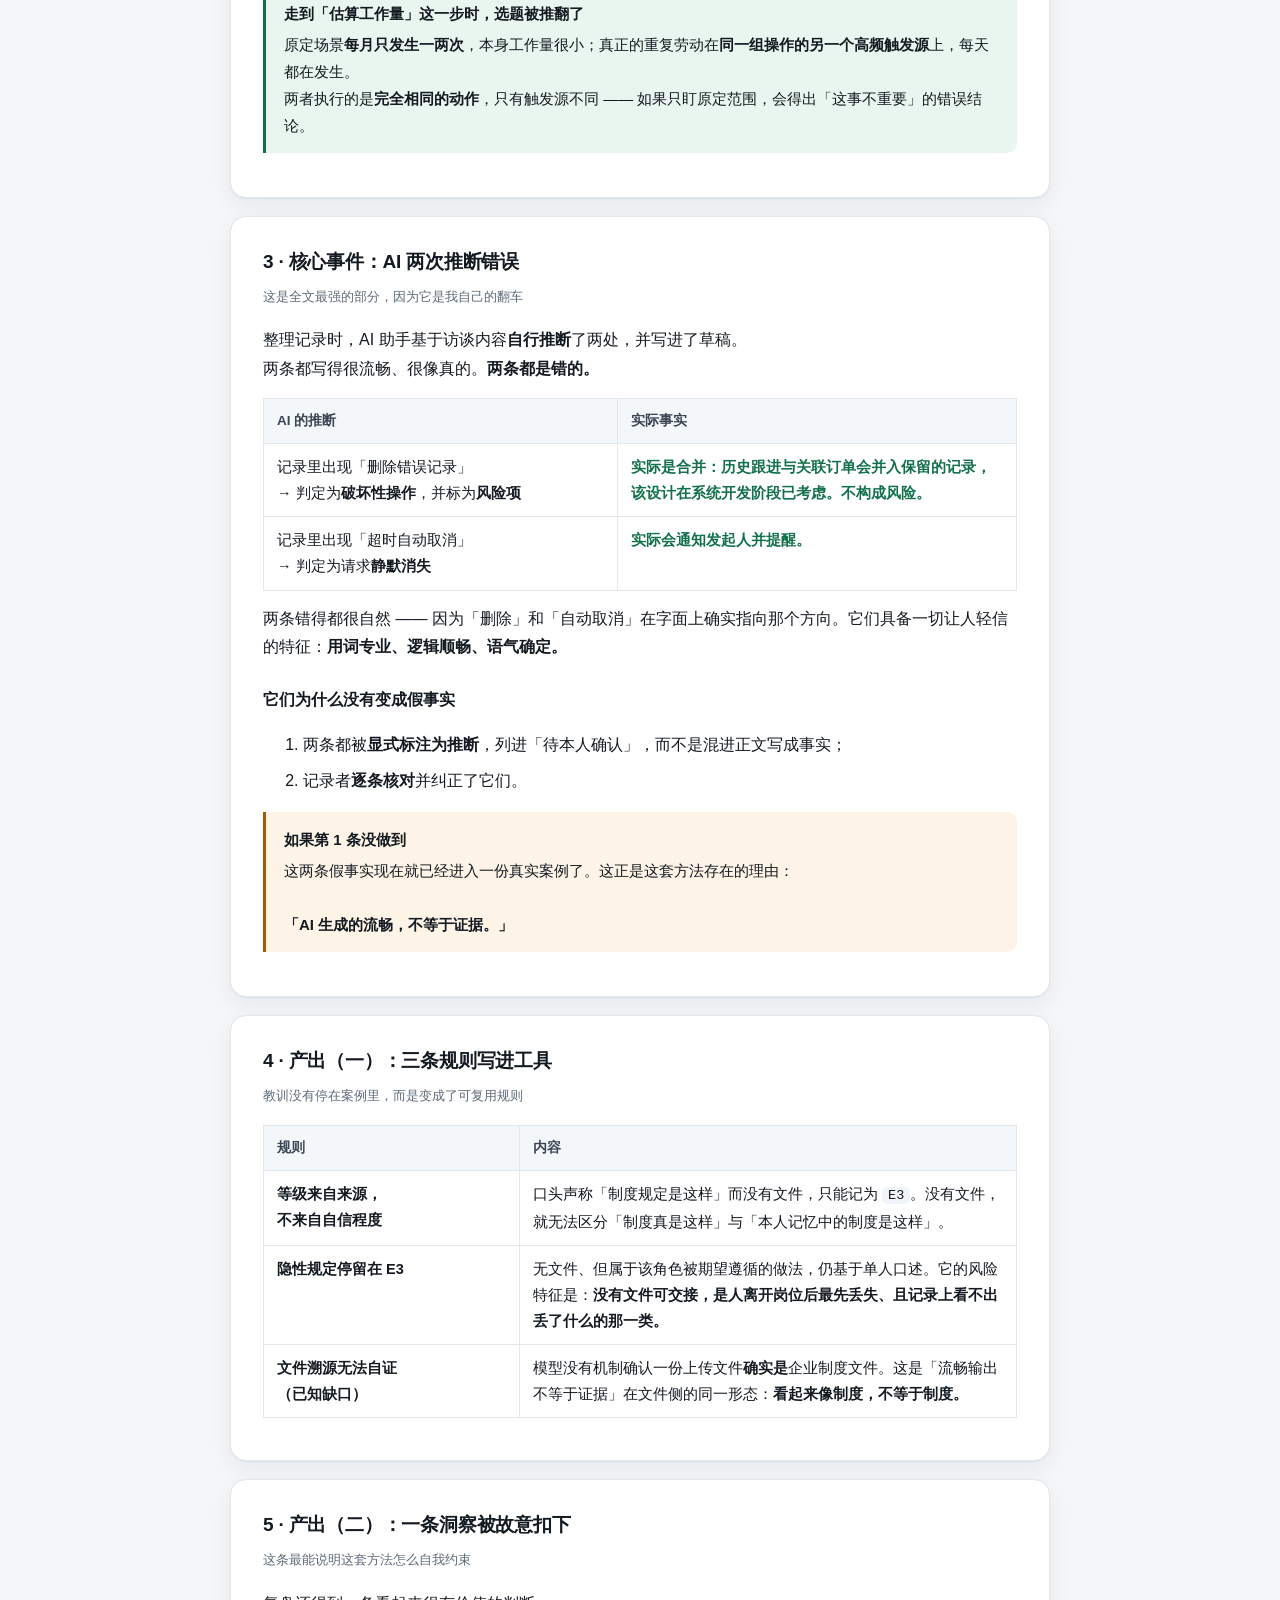
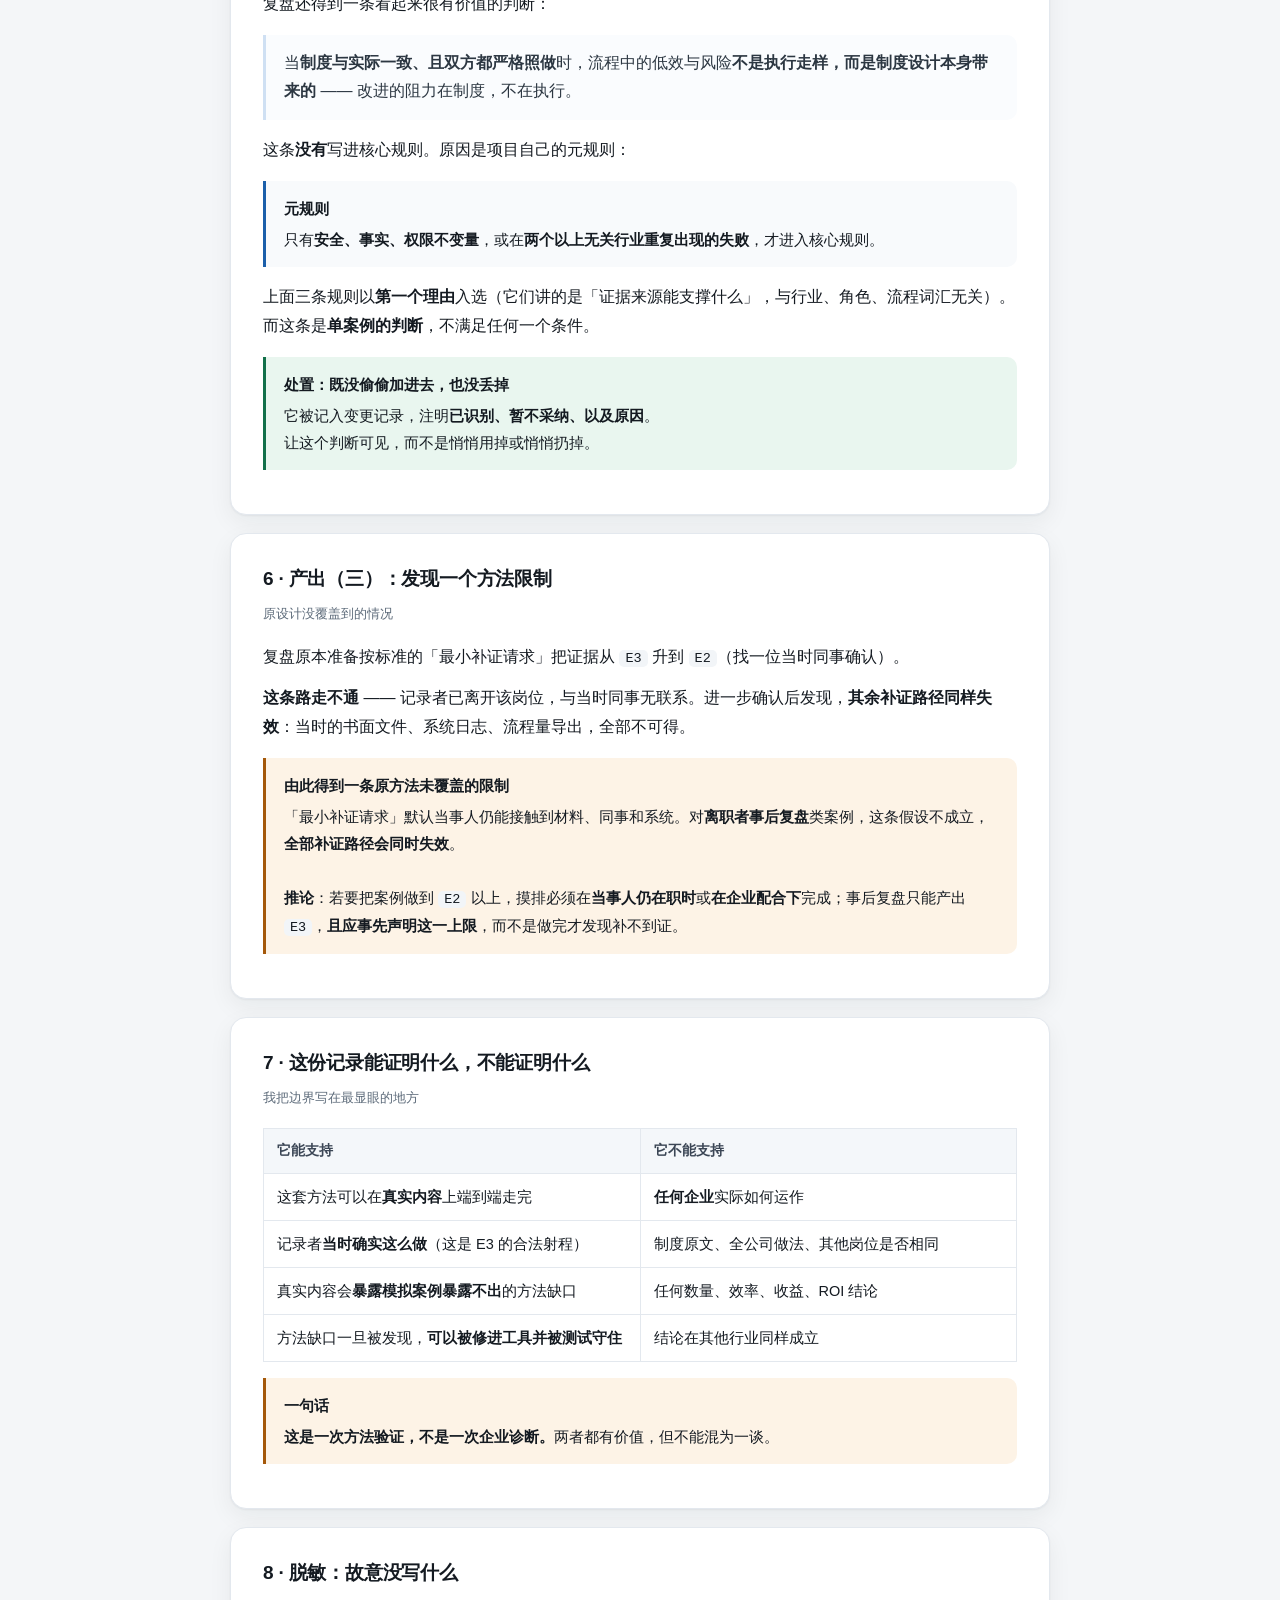
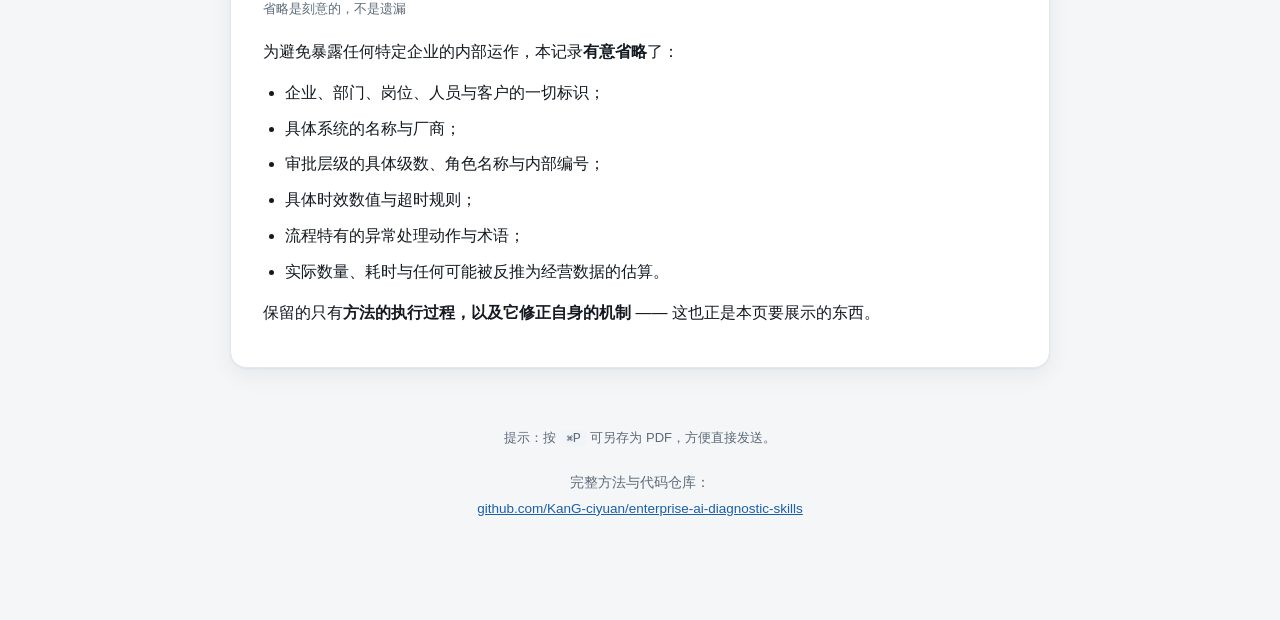
<file: case-studies/real-process-retrospective.html>
<!DOCTYPE html>
<html lang="zh-CN">
<head>
<meta charset="utf-8">
<meta name="viewport" content="width=device-width, initial-scale=1">
<title>用一次真实工作，验证我的 AI 诊断方法论 · 案例复盘</title>
<style>
  :root{
    --bg:#f4f6f8; --card:#fff; --ink:#141a21; --muted:#5d6b7a; --line:#e3e8ee;
    --accent:#1b5faa; --accent-soft:#eef4fb; --ok:#12704a; --ok-soft:#e9f6ef;
    --warn:#a4580a; --warn-soft:#fdf3e6; --shadow:0 1px 2px rgba(20,26,33,.05),0 8px 24px rgba(20,26,33,.06);
  }
  *{box-sizing:border-box}
  html{-webkit-text-size-adjust:100%}
  body{margin:0;background:var(--bg);color:var(--ink);
    font:16px/1.8 -apple-system,BlinkMacSystemFont,"PingFang SC","Hiragino Sans GB","Microsoft YaHei",sans-serif;}
  .wrap{max-width:860px;margin:0 auto;padding:0 20px 90px}

  /* ---------- hero ---------- */
  .hero{padding:56px 0 34px}
  .eyebrow{font-size:13px;letter-spacing:.14em;color:var(--accent);font-weight:700;text-transform:uppercase}
  h1{font-size:34px;line-height:1.32;margin:14px 0 14px;letter-spacing:-.4px}
  .lede{font-size:18px;color:var(--muted);margin:0 0 22px;line-height:1.7}
  .chips{display:flex;flex-wrap:wrap;gap:8px}
  .chip{background:var(--card);border:1px solid var(--line);border-radius:999px;
    padding:4px 13px;font-size:13px;color:var(--muted);font-weight:600}
  .chip.a{background:var(--accent-soft);border-color:#cfe0f3;color:var(--accent)}
  .chip.w{background:var(--warn-soft);border-color:#f0dcbd;color:var(--warn)}

  /* ---------- sections ---------- */
  section{background:var(--card);border:1px solid var(--line);border-radius:16px;
    padding:28px 32px;margin-bottom:18px;box-shadow:var(--shadow)}
  h2{font-size:19px;margin:0 0 6px;letter-spacing:-.2px}
  .kicker{font-size:13px;color:var(--muted);margin:0 0 18px}
  h3{font-size:16px;margin:24px 0 8px}
  p{margin:12px 0}
  ul{margin:12px 0;padding-left:22px}
  li{margin:7px 0}

  /* ---------- 30s summary ---------- */
  .summary{background:linear-gradient(180deg,#fff,#fbfcfd)}
  .summary ol{counter-reset:n;list-style:none;padding:0;margin:6px 0 0}
  .summary ol li{counter-increment:n;position:relative;padding-left:42px;margin:14px 0}
  .summary ol li::before{content:counter(n);position:absolute;left:0;top:2px;
    width:26px;height:26px;border-radius:50%;background:var(--accent);color:#fff;
    font-size:13px;font-weight:700;display:flex;align-items:center;justify-content:center}

  /* ---------- tables ---------- */
  table{width:100%;border-collapse:collapse;font-size:14.5px;margin:14px 0}
  th,td{border:1px solid var(--line);padding:10px 13px;text-align:left;vertical-align:top}
  th{background:#f4f7fa;font-weight:700;font-size:13.5px;color:#3b4655}
  .bad{color:#9aa4b0;text-decoration:line-through}
  .good{color:var(--ok);font-weight:700}

  /* ---------- callouts ---------- */
  .note{border-left:3px solid var(--accent);background:#f8fafc;
    padding:14px 18px;margin:16px 0;border-radius:0 10px 10px 0;font-size:15px}
  .note.warn{border-left-color:var(--warn);background:var(--warn-soft)}
  .note.ok{border-left-color:var(--ok);background:var(--ok-soft)}
  .note .t{display:block;font-weight:700;margin-bottom:4px}

  blockquote{margin:16px 0;padding:14px 18px;border-left:3px solid #cfe0f3;
    background:#fafcfe;border-radius:0 10px 10px 0;color:#2c3742}

  code{background:#f2f5f8;padding:1px 6px;border-radius:5px;font-size:13.5px;
    font-family:ui-monospace,SFMono-Regular,Menlo,monospace}

  /* ---------- footer ---------- */
  footer{text-align:center;color:var(--muted);font-size:13.5px;padding:34px 0 0;line-height:1.9}
  footer a{color:var(--accent)}

  @media print{
    :root{--shadow:none}
    body{background:#fff;font-size:12.5pt}
    .wrap{max-width:none;padding:0}
    section{break-inside:avoid;border-color:#d8d8d8;padding:18px 20px;margin-bottom:12px}
    .hero{padding:0 0 20px}
    h1{font-size:22pt}
    .print-hint{display:none}
  }
  @media (max-width:640px){
    .wrap{padding:0 14px 60px}
    .hero{padding:36px 0 24px}
    h1{font-size:25px}
    .lede{font-size:16px}
    section{padding:20px 18px;border-radius:12px}
    table{font-size:13px}
    th,td{padding:8px 9px}
  }
  .print-hint{text-align:center;font-size:13px;color:var(--muted);padding:6px 0 0}
</style>
</head>
<body>
<div class="wrap">

<header class="hero">
  <div class="eyebrow">企业 AI 落地方法论 · 真实案例复盘</div>
  <h1>我用一次真实工作，<br>验证了自己的 AI 诊断方法论</h1>
  <p class="lede">
    过程中 AI 两次给出<strong>流畅、专业、但错误</strong>的判断 —— 两条都被真实证据拦下，
    没有变成案例里的假事实。这是一次方法验证，不是客户案例。
  </p>
  <div class="chips">
    <span class="chip a">真实工作 · 非模拟</span>
    <span class="chip">证据等级 E3 · 已脱敏</span>
    <span class="chip">方法验证，非企业诊断</span>
    <span class="chip w">无客户委托</span>
  </div>
</header>

<section class="summary">
  <h2>30 秒版</h2>
  <p class="kicker">如果只看一屏，看这里。</p>
  <ol>
    <li>我设计了一套<strong>证据分级方法</strong>（把「看到的」「听说的」「文件写的」「AI 猜的」严格分开），但它此前<strong>只在模拟数据上验证过</strong>。</li>
    <li>我把它用在一次<strong>自己亲手做过的真实工作</strong>上。方法当场<strong>自己抓到一个选题错误</strong> —— 原定范围其实工作量极小，真正的大头在另一处。</li>
    <li>过程中 AI 下了<strong>两个推断，都写得很像真的，都错了</strong>。它们没变成假事实，只因为被标注为推断并逐条核对。</li>
    <li>产出：<strong>3 条规则</strong>写进工具、<strong>1 条洞察被故意扣下</strong>（附理由）、<strong>1 个方法限制</strong>被发现。</li>
    <li>全部证据为 <strong>E3（单人回忆）</strong>。它<strong>不</strong>证明任何企业如何运作 —— 这一点我写在最前面。</li>
  </ol>
</section>

<section>
  <h2>1 · 为什么必须用真实工作验证</h2>
  <p class="kicker">模拟案例有一个绕不过去的弱点</p>
  <p>我原来的案例全是合成的。合成案例只能证明方法<strong>自洽</strong>，不能证明它在<strong>真实材料</strong>上成立 —— 而真实材料里全是含糊、矛盾、缺失和记忆偏差。</p>
  <div class="note warn">
    <span class="t">出题人和答题人是同一个人</span>
    用编出来的材料验证方法，等于自己出题自己答。要验证，就得把它用在一份<strong>不是自己编的</strong>材料上。
  </div>
</section>

<section>
  <h2>2 · 方法自己抓到的选题错误</h2>
  <p class="kicker">第一个证据：它真的会反驳使用者</p>
  <p>我先提出的范围是「某部门管理流程」。<strong>这个范围被当场否掉了</strong> —— 因为它答不上四个基本问题：</p>
  <table>
    <tr><th>问题</th><th>「某部门管理流程」</th></tr>
    <tr><td>谁触发它开始？</td><td class="bad">答不上</td></tr>
    <tr><td>谁做？（一个岗位）</td><td class="bad">所有人</td></tr>
    <tr><td>什么时候算完？</td><td class="bad">答不上</td></tr>
    <tr><td>中间要做什么决定？</td><td class="bad">很多，说不清</td></tr>
  </table>
  <p>四个都答不上，说明那是<strong>部门</strong>，不是<strong>流程</strong>。切成具体流程后，又发生了第二次修正：</p>
  <div class="note ok">
    <span class="t">走到「估算工作量」这一步时，选题被推翻了</span>
    原定场景<strong>每月只发生一两次</strong>，本身工作量很小；真正的重复劳动在<strong>同一组操作的另一个高频触发源</strong>上，每天都在发生。<br>
    两者执行的是<strong>完全相同的动作</strong>，只有触发源不同 —— 如果只盯原定范围，会得出「这事不重要」的错误结论。
  </div>
</section>

<section>
  <h2>3 · 核心事件：AI 两次推断错误</h2>
  <p class="kicker">这是全文最强的部分，因为它是我自己的翻车</p>
  <p>整理记录时，AI 助手基于访谈内容<strong>自行推断</strong>了两处，并写进了草稿。<br>
  两条都写得很流畅、很像真的。<strong>两条都是错的。</strong></p>
  <table>
    <tr><th style="width:47%">AI 的推断</th><th>实际事实</th></tr>
    <tr>
      <td>记录里出现「删除错误记录」<br>→ 判定为<strong>破坏性操作</strong>，并标为<strong>风险项</strong></td>
      <td class="good">实际是<strong>合并</strong>：历史跟进与关联订单会并入保留的记录，该设计在系统开发阶段已考虑。不构成风险。</td>
    </tr>
    <tr>
      <td>记录里出现「超时自动取消」<br>→ 判定为请求<strong>静默消失</strong></td>
      <td class="good">实际<strong>会通知发起人并提醒</strong>。</td>
    </tr>
  </table>
  <p>两条错得都很自然 —— 因为「删除」和「自动取消」在字面上确实指向那个方向。它们具备一切让人轻信的特征：<strong>用词专业、逻辑顺畅、语气确定。</strong></p>

  <h3>它们为什么没有变成假事实</h3>
  <ol>
    <li>两条都被<strong>显式标注为推断</strong>，列进「待本人确认」，而不是混进正文写成事实；</li>
    <li>记录者<strong>逐条核对</strong>并纠正了它们。</li>
  </ol>
  <div class="note warn">
    <span class="t">如果第 1 条没做到</span>
    这两条假事实现在就已经进入一份真实案例了。这正是这套方法存在的理由：<br><br>
    <strong>「AI 生成的流畅，不等于证据。」</strong>
  </div>
</section>

<section>
  <h2>4 · 产出（一）：三条规则写进工具</h2>
  <p class="kicker">教训没有停在案例里，而是变成了可复用规则</p>
  <table>
    <tr><th style="width:34%">规则</th><th>内容</th></tr>
    <tr>
      <td><strong>等级来自来源，<br>不来自自信程度</strong></td>
      <td>口头声称「制度规定是这样」而没有文件，只能记为 <code>E3</code>。没有文件，就无法区分「制度真是这样」与「本人记忆中的制度是这样」。</td>
    </tr>
    <tr>
      <td><strong>隐性规定停留在 E3</strong></td>
      <td>无文件、但属于该角色被期望遵循的做法，仍基于单人口述。它的风险特征是：<strong>没有文件可交接，是人离开岗位后最先丢失、且记录上看不出丢了什么的那一类。</strong></td>
    </tr>
    <tr>
      <td><strong>文件溯源无法自证<br>（已知缺口）</strong></td>
      <td>模型没有机制确认一份上传文件<strong>确实是</strong>企业制度文件。这是「流畅输出不等于证据」在文件侧的同一形态：<strong>看起来像制度，不等于制度。</strong></td>
    </tr>
  </table>
</section>

<section>
  <h2>5 · 产出（二）：一条洞察被<strong>故意扣下</strong></h2>
  <p class="kicker">这条最能说明这套方法怎么自我约束</p>
  <p>复盘还得到一条看起来很有价值的判断：</p>
  <blockquote>
    当<strong>制度与实际一致、且双方都严格照做</strong>时，流程中的低效与风险<strong>不是执行走样，而是制度设计本身带来的</strong> —— 改进的阻力在制度，不在执行。
  </blockquote>
  <p>这条<strong>没有</strong>写进核心规则。原因是项目自己的元规则：</p>
  <div class="note">
    <span class="t">元规则</span>
    只有<strong>安全、事实、权限不变量</strong>，或在<strong>两个以上无关行业重复出现的失败</strong>，才进入核心规则。
  </div>
  <p>上面三条规则以<strong>第一个理由</strong>入选（它们讲的是「证据来源能支撑什么」，与行业、角色、流程词汇无关）。而这条是<strong>单案例的判断</strong>，不满足任何一个条件。</p>
  <div class="note ok">
    <span class="t">处置：既没偷偷加进去，也没丢掉</span>
    它被记入变更记录，注明<strong>已识别、暂不采纳、以及原因</strong>。<br>
    让这个判断可见，而不是悄悄用掉或悄悄扔掉。
  </div>
</section>

<section>
  <h2>6 · 产出（三）：发现一个方法限制</h2>
  <p class="kicker">原设计没覆盖到的情况</p>
  <p>复盘原本准备按标准的「最小补证请求」把证据从 <code>E3</code> 升到 <code>E2</code>（找一位当时同事确认）。</p>
  <p><strong>这条路走不通</strong> —— 记录者已离开该岗位，与当时同事无联系。进一步确认后发现，<strong>其余补证路径同样失效</strong>：当时的书面文件、系统日志、流程量导出，全部不可得。</p>
  <div class="note warn">
    <span class="t">由此得到一条原方法未覆盖的限制</span>
    「最小补证请求」默认当事人仍能接触到材料、同事和系统。对<strong>离职者事后复盘</strong>类案例，这条假设不成立，<strong>全部补证路径会同时失效</strong>。<br><br>
    <strong>推论</strong>：若要把案例做到 <code>E2</code> 以上，摸排必须在<strong>当事人仍在职时</strong>或<strong>在企业配合下</strong>完成；事后复盘只能产出 <code>E3</code>，<strong>且应事先声明这一上限</strong>，而不是做完才发现补不到证。
  </div>
</section>

<section>
  <h2>7 · 这份记录能证明什么，不能证明什么</h2>
  <p class="kicker">我把边界写在最显眼的地方</p>
  <table>
    <tr><th style="width:50%">它<strong>能</strong>支持</th><th>它<strong>不能</strong>支持</th></tr>
    <tr><td>这套方法可以在<strong>真实内容</strong>上端到端走完</td><td><strong>任何企业</strong>实际如何运作</td></tr>
    <tr><td>记录者<strong>当时确实这么做</strong>（这是 E3 的合法射程）</td><td>制度原文、全公司做法、其他岗位是否相同</td></tr>
    <tr><td>真实内容会<strong>暴露模拟案例暴露不出</strong>的方法缺口</td><td>任何数量、效率、收益、ROI 结论</td></tr>
    <tr><td>方法缺口一旦被发现，<strong>可以被修进工具并被测试守住</strong></td><td>结论在其他行业同样成立</td></tr>
  </table>
  <div class="note warn">
    <span class="t">一句话</span>
    <strong>这是一次方法验证，不是一次企业诊断。</strong>两者都有价值，但不能混为一谈。
  </div>
</section>

<section>
  <h2>8 · 脱敏：故意没写什么</h2>
  <p class="kicker">省略是刻意的，不是遗漏</p>
  <p>为避免暴露任何特定企业的内部运作，本记录<strong>有意省略</strong>了：</p>
  <ul>
    <li>企业、部门、岗位、人员与客户的一切标识；</li>
    <li>具体系统的名称与厂商；</li>
    <li>审批层级的具体级数、角色名称与内部编号；</li>
    <li>具体时效数值与超时规则；</li>
    <li>流程特有的异常处理动作与术语；</li>
    <li>实际数量、耗时与任何可能被反推为经营数据的估算。</li>
  </ul>
  <p>保留的只有<strong>方法的执行过程，以及它修正自身的机制</strong> —— 这也正是本页要展示的东西。</p>
</section>

<footer>
  <div class="print-hint">提示：按 <code>⌘P</code> 可另存为 PDF，方便直接发送。</div>
  <p style="margin-top:18px">
    完整方法与代码仓库：<br>
    <a href="https://github.com/KanG-ciyuan/enterprise-ai-diagnostic-skills">github.com/KanG-ciyuan/enterprise-ai-diagnostic-skills</a>
  </p>
</footer>

</div>
</body>
</html>
</file>
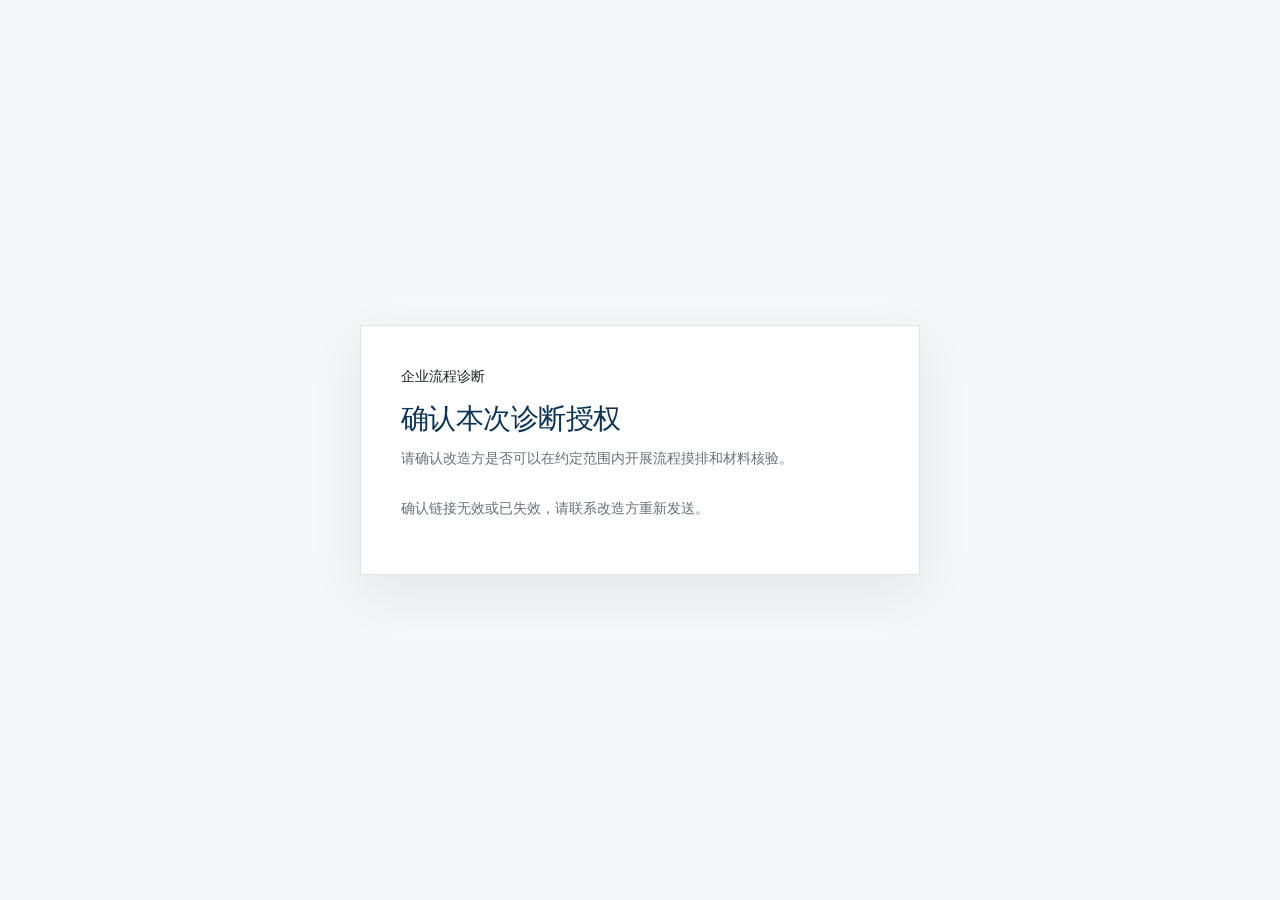
<file: apps/enterprise-diagnostic/authorization-confirmation.html>
<!doctype html>
<html lang="zh-CN">
<head>
  <meta charset="utf-8">
  <meta name="viewport" content="width=device-width,initial-scale=1">
  <meta name="referrer" content="no-referrer">
  <title>企业授权确认</title>
  <link rel="stylesheet" href="styles.css">
</head>
<body class="confirmation-page">
  <main class="confirmation-shell" id="authorization-confirmation-app">
    <p class="eyebrow">企业流程诊断</p>
    <h1>确认本次诊断授权</h1>
    <p class="confirmation-lead">请确认改造方是否可以在约定范围内开展流程摸排和材料核验。</p>
    <dl id="authorization-summary" class="confirmation-summary" hidden></dl>
    <form id="authorization-confirmation-form" hidden>
      <label>确认意见
        <select id="authorization-decision" required>
          <option value="">请选择</option><option value="authorized">同意授权</option><option value="denied">暂不同意</option>
        </select>
      </label>
      <label>理由（必填）<textarea id="authorization-reason" rows="5" required placeholder="请说明授权范围、限制或暂不同意的原因"></textarea></label>
      <button type="submit" class="primary-button">提交确认</button>
      <p id="authorization-confirmation-status" role="status"></p>
    </form>
    <p id="authorization-confirmation-error" role="alert"></p>
  </main>
  <script src="authorization-confirmation.js"></script>
</body>
</html>
</file>
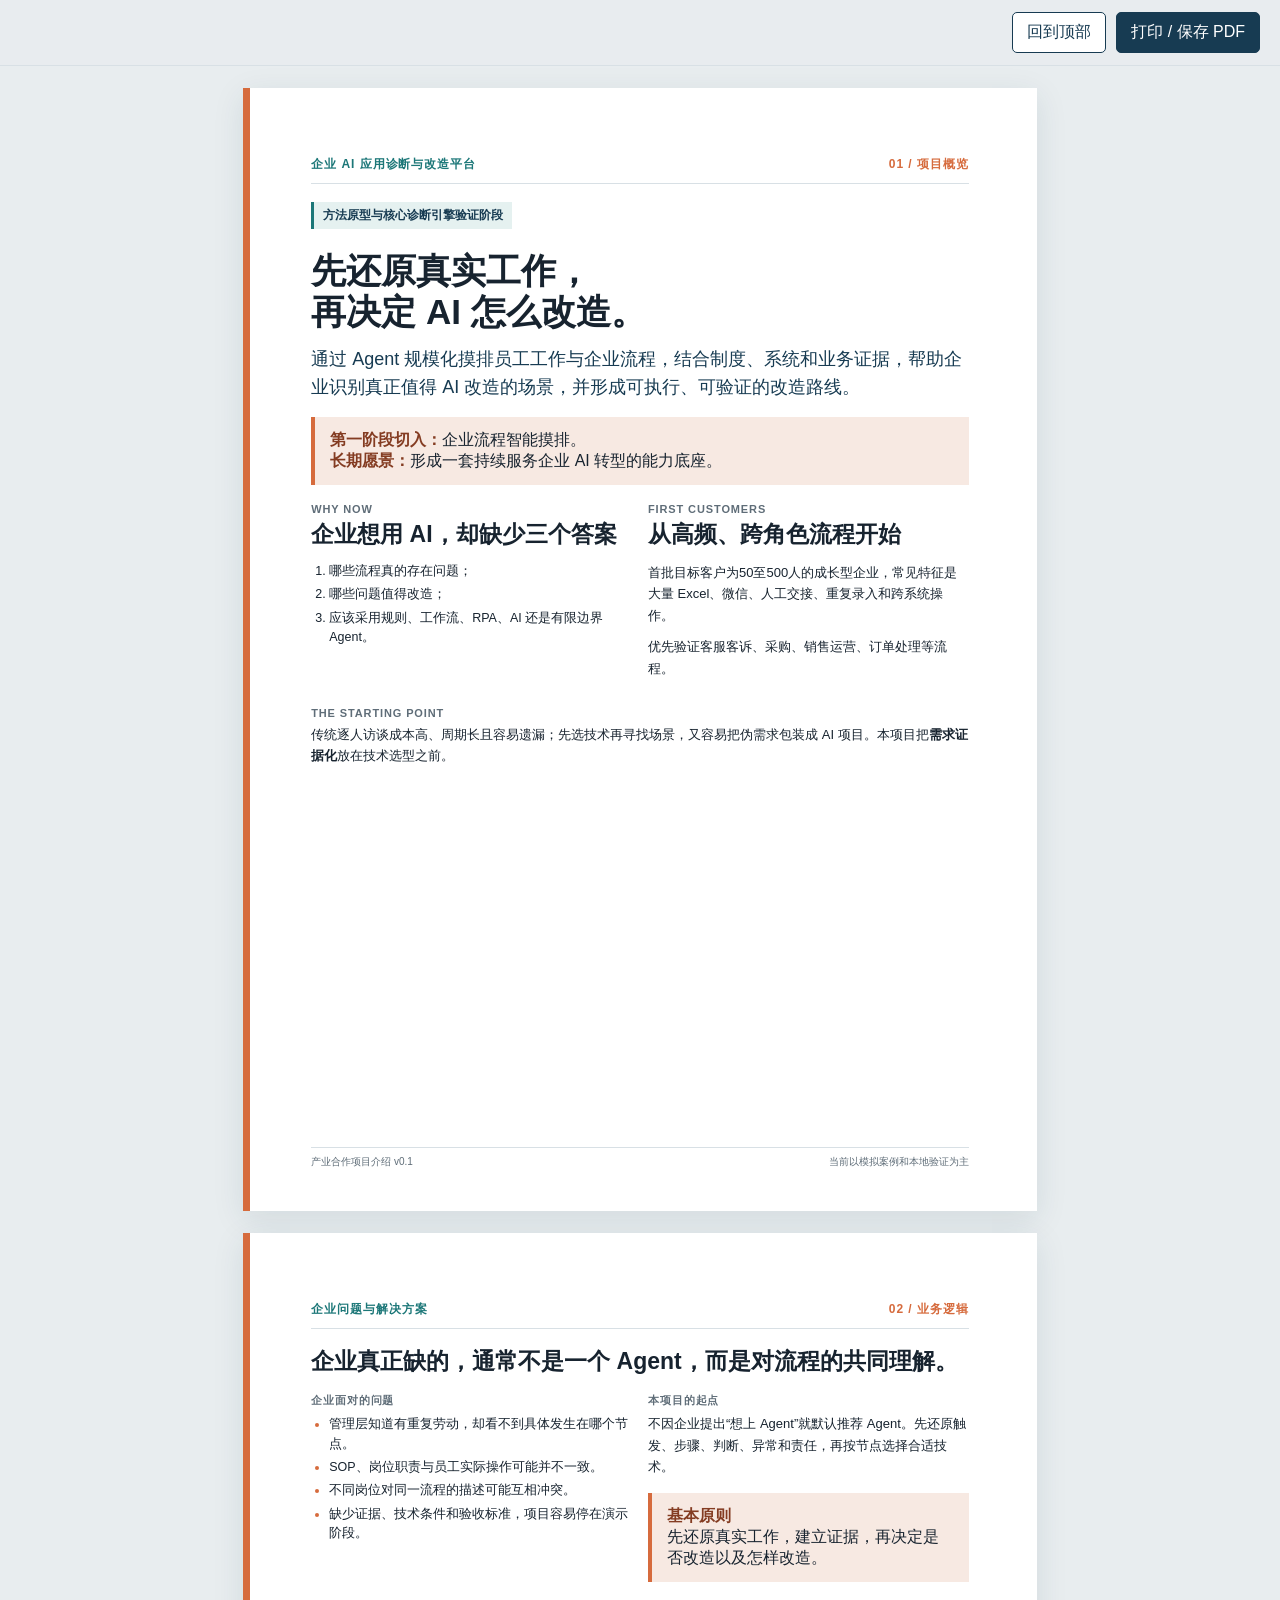
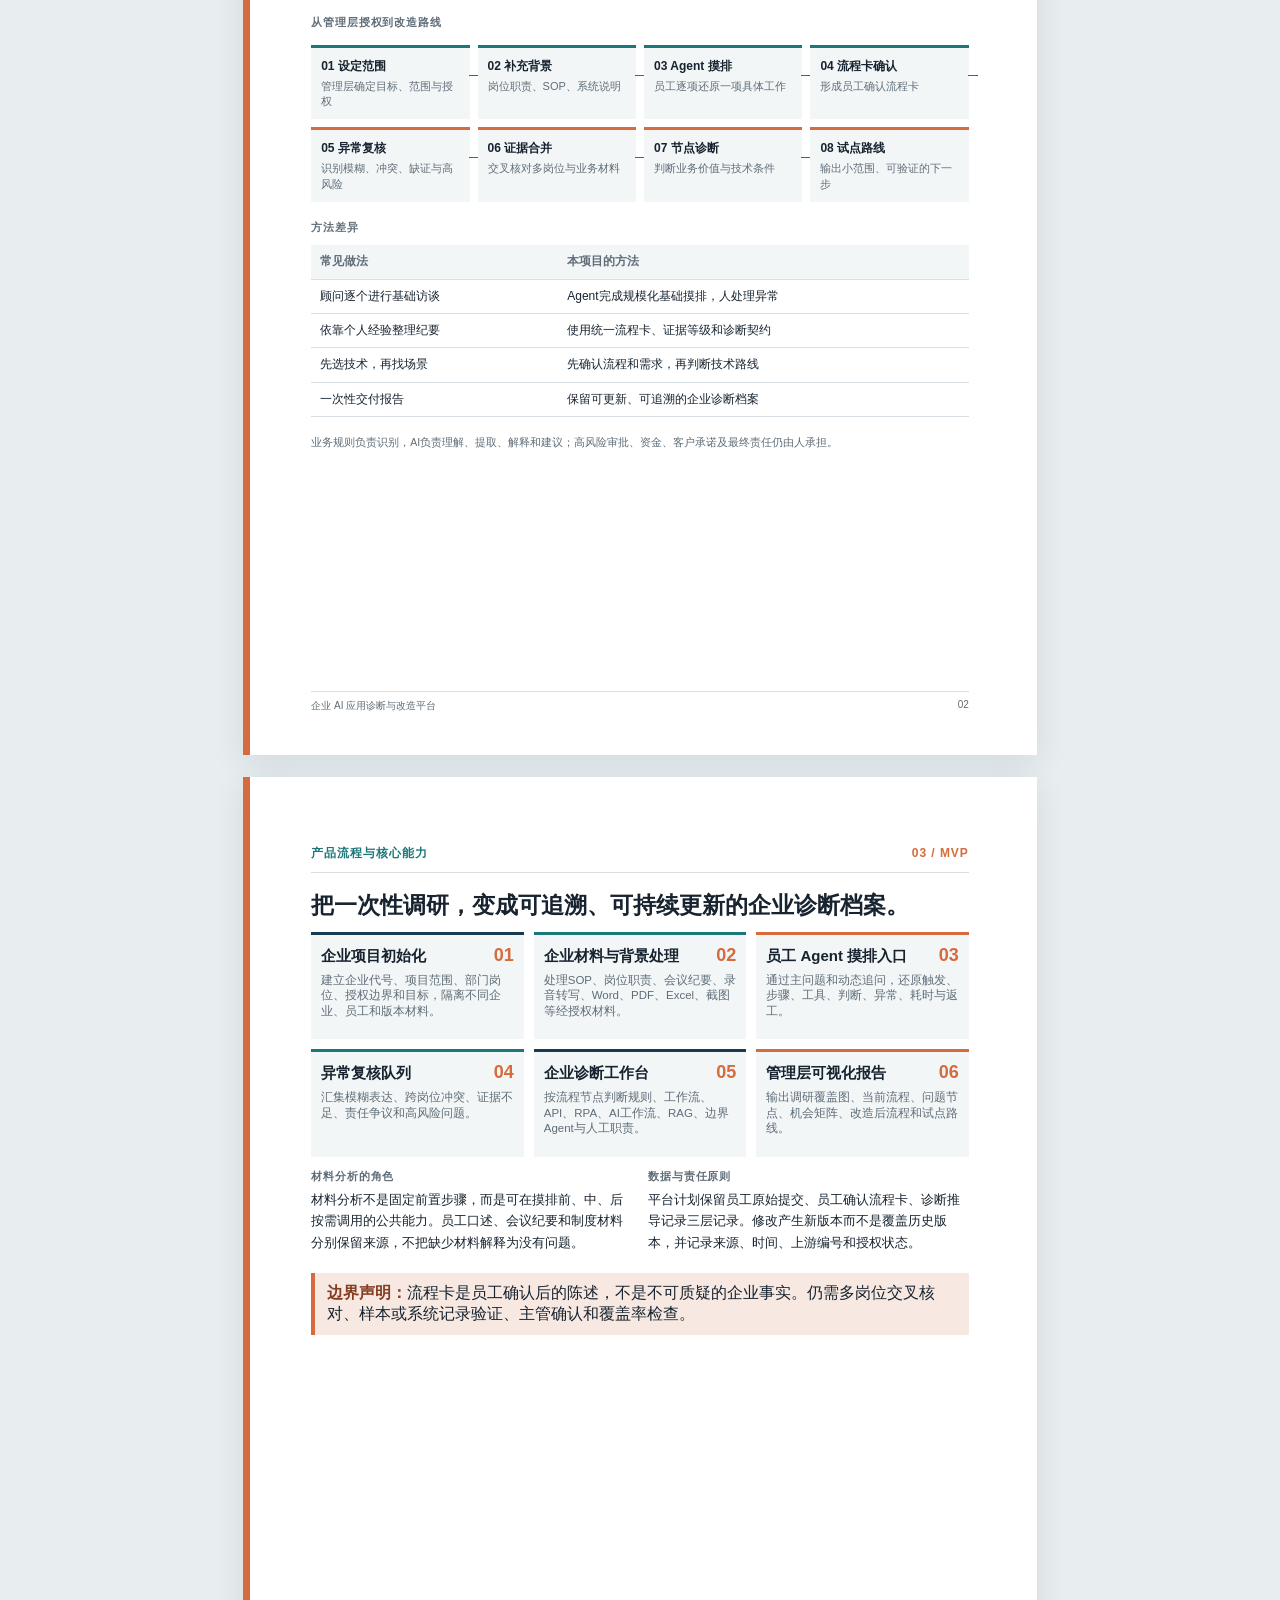
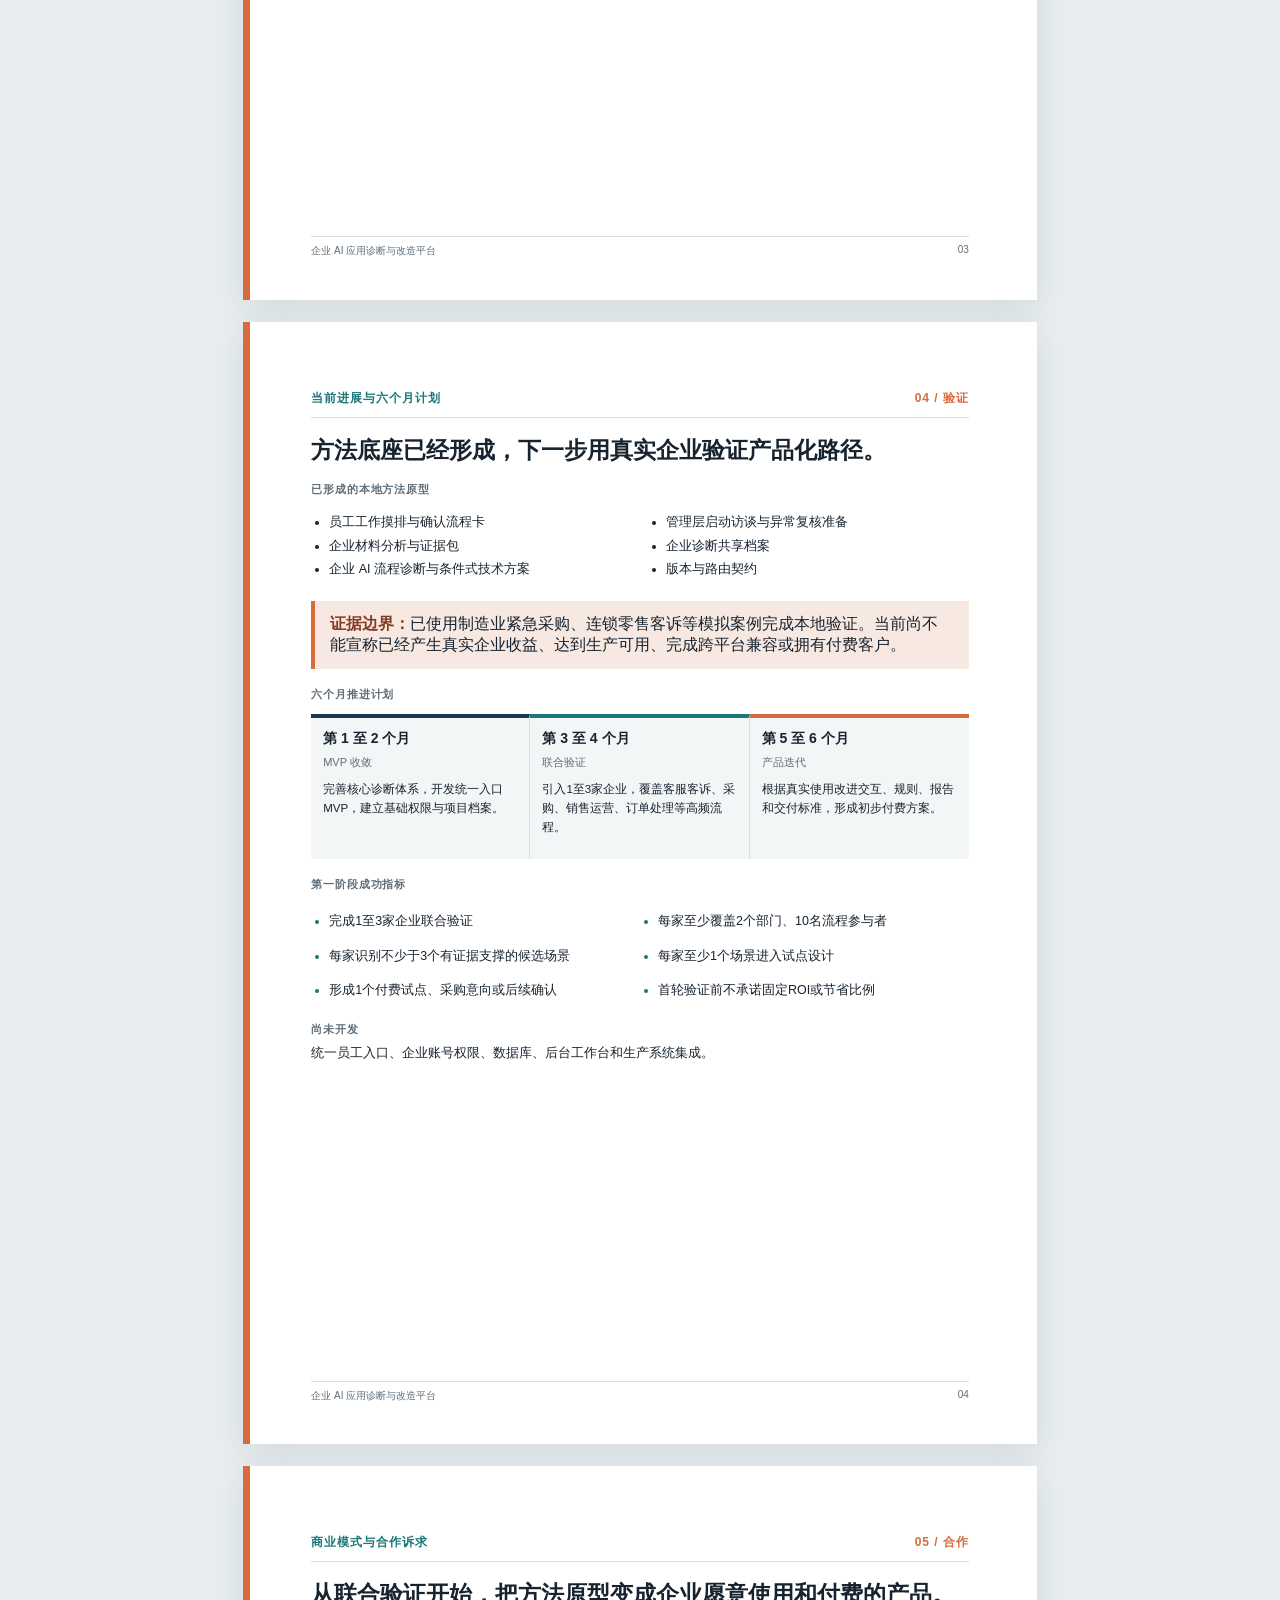
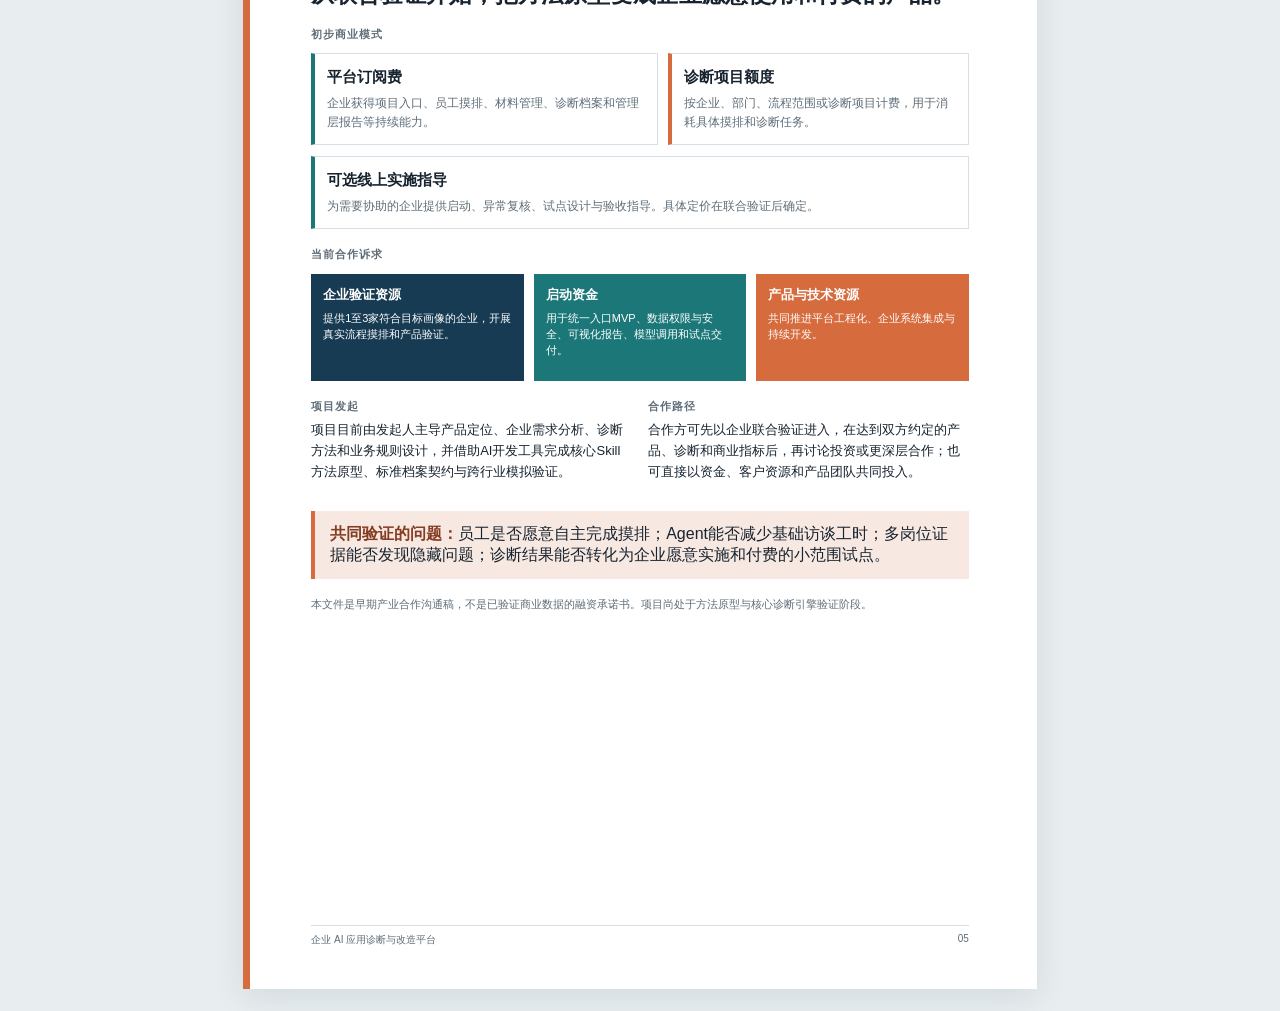
<file: deliverables/enterprise-ai-platform-v0.1/enterprise-ai-platform-v0.1.html>
<!doctype html>
<html lang="zh-CN">
<head>
  <meta charset="utf-8">
  <meta name="viewport" content="width=device-width, initial-scale=1">
  <title>企业 AI 应用诊断与改造平台 | 产业合作项目介绍 v0.1</title>
  <style>
    :root {
      --ink: #17232f;
      --muted: #5f6d78;
      --line: #d8e0e5;
      --paper: #ffffff;
      --wash: #f3f6f7;
      --accent: #d66b3d;
      --accent-soft: #f7e9e2;
      --teal: #1c7778;
      --teal-soft: #e5f1f0;
      --navy: #173b52;
      --radius: 8px;
    }
    * { box-sizing: border-box; }
    html { background: #e8edef; color: var(--ink); font-family: -apple-system, BlinkMacSystemFont, "PingFang SC", "Hiragino Sans GB", "Microsoft YaHei", sans-serif; }
    body { margin: 0; }
    .toolbar { position: sticky; top: 0; z-index: 5; display: flex; justify-content: flex-end; gap: 10px; padding: 12px 20px; background: rgba(232,237,239,.95); border-bottom: 1px solid var(--line); }
    .toolbar button { border: 1px solid var(--navy); background: var(--navy); color: #fff; border-radius: 5px; padding: 9px 14px; font: inherit; cursor: pointer; }
    .toolbar button.secondary { background: #fff; color: var(--navy); }
    .page { width: 210mm; min-height: 297mm; margin: 22px auto; padding: 18mm 18mm 15mm; background: var(--paper); box-shadow: 0 8px 30px rgba(23,59,82,.1); position: relative; overflow: hidden; }
    .page::before { content: ""; position: absolute; left: 0; top: 0; width: 7px; height: 100%; background: var(--accent); }
    .page-header { display: flex; justify-content: space-between; align-items: baseline; border-bottom: 1px solid var(--line); padding-bottom: 10px; margin-bottom: 18px; }
    .page-number { color: var(--accent); font-weight: 700; font-size: 12px; letter-spacing: .08em; }
    .kicker { color: var(--teal); font-size: 12px; font-weight: 700; letter-spacing: .08em; }
    h1 { font-size: 35px; line-height: 1.16; margin: 22px 0 14px; letter-spacing: 0; }
    h2 { font-size: 23px; line-height: 1.25; margin: 0 0 13px; letter-spacing: 0; }
    h3 { font-size: 15px; margin: 0 0 7px; line-height: 1.4; }
    p { margin: 0 0 10px; line-height: 1.65; font-size: 13px; }
    li { line-height: 1.55; font-size: 12.5px; margin: 4px 0; }
    .lead { font-size: 18px; line-height: 1.55; color: var(--navy); max-width: 690px; }
    .stage { display: inline-block; padding: 5px 9px; color: var(--navy); background: var(--teal-soft); border-left: 3px solid var(--teal); font-size: 12px; font-weight: 700; }
    .callout { padding: 13px 15px; background: var(--accent-soft); border-left: 4px solid var(--accent); margin: 15px 0; }
    .callout strong { color: #843c22; }
    .grid-2 { display: grid; grid-template-columns: 1fr 1fr; gap: 16px; }
    .grid-3 { display: grid; grid-template-columns: repeat(3, 1fr); gap: 10px; }
    .section { margin-top: 18px; }
    .label { color: var(--muted); font-size: 11px; font-weight: 700; letter-spacing: .08em; text-transform: uppercase; margin-bottom: 5px; }
    .plain-list { margin: 7px 0 0; padding-left: 18px; }
    .problem-list li::marker { color: var(--accent); }
    .flow { display: grid; grid-template-columns: repeat(4, 1fr); gap: 8px; margin: 15px 0; }
    .flow-step { min-height: 66px; padding: 10px; background: var(--wash); border-top: 3px solid var(--teal); position: relative; }
    .flow-step:not(:last-child)::after { content: ""; position: absolute; right: -9px; top: 27px; width: 10px; height: 1px; background: var(--teal); }
    .flow-step:nth-child(n+5) { border-top-color: var(--accent); }
    .flow-step b { display: block; font-size: 12px; margin-bottom: 4px; }
    .flow-step span { display: block; color: var(--muted); font-size: 11px; line-height: 1.4; }
    .contrast { width: 100%; border-collapse: collapse; font-size: 12px; margin-top: 10px; }
    .contrast th, .contrast td { border-bottom: 1px solid var(--line); padding: 8px 9px; text-align: left; vertical-align: top; line-height: 1.45; }
    .contrast th { color: var(--muted); font-weight: 700; background: var(--wash); }
    .capability { min-height: 112px; padding: 12px; background: var(--wash); border-top: 3px solid var(--navy); }
    .capability:nth-child(2n) { border-top-color: var(--teal); }
    .capability:nth-child(3n) { border-top-color: var(--accent); }
    .capability .num { color: var(--accent); font-weight: 800; font-size: 18px; float: right; }
    .capability p { color: var(--muted); font-size: 11.5px; line-height: 1.45; }
    .timeline { display: grid; grid-template-columns: repeat(3, 1fr); gap: 0; margin: 12px 0 16px; }
    .phase { padding: 12px; border-top: 4px solid var(--navy); border-right: 1px solid var(--line); background: var(--wash); min-height: 120px; }
    .phase:nth-child(2) { border-top-color: var(--teal); }
    .phase:nth-child(3) { border-top-color: var(--accent); border-right: 0; }
    .phase strong { display: block; font-size: 14px; margin-bottom: 4px; }
    .phase small { color: var(--muted); font-size: 11px; }
    .phase p { margin-top: 10px; font-size: 11.5px; }
    .metric-list { display: grid; grid-template-columns: 1fr 1fr; gap: 7px 18px; padding-left: 18px; }
    .metric-list li::marker { color: var(--teal); }
    .model-row { display: grid; grid-template-columns: 1.15fr 1fr; gap: 10px; margin: 11px 0; }
    .model { padding: 12px; border: 1px solid var(--line); border-left: 4px solid var(--teal); }
    .model:nth-child(2) { border-left-color: var(--accent); }
    .model p { color: var(--muted); font-size: 11.5px; margin: 0; }
    .cooperation { display: grid; grid-template-columns: repeat(3, 1fr); gap: 10px; margin: 12px 0 15px; }
    .cooperation > div { padding: 12px; background: var(--navy); color: #fff; min-height: 96px; }
    .cooperation > div:nth-child(2) { background: var(--teal); }
    .cooperation > div:nth-child(3) { background: var(--accent); }
    .cooperation b { display: block; font-size: 13px; margin-bottom: 7px; }
    .cooperation p { font-size: 11px; line-height: 1.45; }
    .footnote { position: absolute; bottom: 11mm; left: 18mm; right: 18mm; display: flex; justify-content: space-between; color: var(--muted); font-size: 10px; border-top: 1px solid var(--line); padding-top: 7px; }
    .source-note { color: var(--muted); font-size: 10.5px; line-height: 1.5; }
    main > .page:nth-child(3) h2 { margin-bottom: 9px; }
    main > .page:nth-child(3) .section { margin-top: 12px; }
    main > .page:nth-child(3) .capability { min-height: 98px; padding: 10px; }
    main > .page:nth-child(3) .capability p { line-height: 1.35; }
    main > .page:nth-child(3) .callout { margin-top: 10px; padding: 10px 12px; }
    @media (max-width: 900px) { .toolbar { position: static; } .page { width: 100%; min-height: auto; margin: 0; padding: 28px 22px 60px; box-shadow: none; } .page::before { width: 4px; } .grid-2, .grid-3, .cooperation, .timeline, .model-row { grid-template-columns: 1fr; } .flow { grid-template-columns: 1fr 1fr; } .flow-step:not(:last-child)::after { display: none; } h1 { font-size: 30px; } }
    @media print { @page { size: A4; margin: 0; } html { background: #fff; } .toolbar { display: none; } .page { margin: 0; box-shadow: none; page-break-after: always; } .page:last-of-type { page-break-after: auto; } }
  </style>
</head>
<body>
  <div class="toolbar"><button class="secondary" onclick="window.scrollTo({top:0,behavior:'smooth'})">回到顶部</button><button onclick="window.print()">打印 / 保存 PDF</button></div>

  <main>
    <section class="page">
      <div class="page-header"><span class="kicker">企业 AI 应用诊断与改造平台</span><span class="page-number">01 / 项目概览</span></div>
      <span class="stage">方法原型与核心诊断引擎验证阶段</span>
      <h1>先还原真实工作，<br>再决定 AI 怎么改造。</h1>
      <p class="lead">通过 Agent 规模化摸排员工工作与企业流程，结合制度、系统和业务证据，帮助企业识别真正值得 AI 改造的场景，并形成可执行、可验证的改造路线。</p>
      <div class="callout"><strong>第一阶段切入：</strong>企业流程智能摸排。<br><strong>长期愿景：</strong>形成一套持续服务企业 AI 转型的能力底座。</div>
      <div class="section grid-2">
        <div><div class="label">Why now</div><h2>企业想用 AI，却缺少三个答案</h2><ol class="plain-list"><li>哪些流程真的存在问题；</li><li>哪些问题值得改造；</li><li>应该采用规则、工作流、RPA、AI 还是有限边界 Agent。</li></ol></div>
        <div><div class="label">First customers</div><h2>从高频、跨角色流程开始</h2><p>首批目标客户为50至500人的成长型企业，常见特征是大量 Excel、微信、人工交接、重复录入和跨系统操作。</p><p>优先验证客服客诉、采购、销售运营、订单处理等流程。</p></div>
      </div>
      <div class="section"><div class="label">The starting point</div><p>传统逐人访谈成本高、周期长且容易遗漏；先选技术再寻找场景，又容易把伪需求包装成 AI 项目。本项目把<strong>需求证据化</strong>放在技术选型之前。</p></div>
      <div class="footnote"><span>产业合作项目介绍 v0.1</span><span>当前以模拟案例和本地验证为主</span></div>
    </section>

    <section class="page">
      <div class="page-header"><span class="kicker">企业问题与解决方案</span><span class="page-number">02 / 业务逻辑</span></div>
      <h2>企业真正缺的，通常不是一个 Agent，而是对流程的共同理解。</h2>
      <div class="grid-2 section">
        <div><div class="label">企业面对的问题</div><ul class="plain-list problem-list"><li>管理层知道有重复劳动，却看不到具体发生在哪个节点。</li><li>SOP、岗位职责与员工实际操作可能并不一致。</li><li>不同岗位对同一流程的描述可能互相冲突。</li><li>缺少证据、技术条件和验收标准，项目容易停在演示阶段。</li></ul></div>
        <div><div class="label">本项目的起点</div><p>不因企业提出“想上 Agent”就默认推荐 Agent。先还原触发、步骤、判断、异常和责任，再按节点选择合适技术。</p><div class="callout"><strong>基本原则</strong><br>先还原真实工作，建立证据，再决定是否改造以及怎样改造。</div></div>
      </div>
      <div class="section"><div class="label">从管理层授权到改造路线</div><div class="flow"><div class="flow-step"><b>01 设定范围</b><span>管理层确定目标、范围与授权</span></div><div class="flow-step"><b>02 补充背景</b><span>岗位职责、SOP、系统说明</span></div><div class="flow-step"><b>03 Agent 摸排</b><span>员工逐项还原一项具体工作</span></div><div class="flow-step"><b>04 流程卡确认</b><span>形成员工确认流程卡</span></div><div class="flow-step"><b>05 异常复核</b><span>识别模糊、冲突、缺证与高风险</span></div><div class="flow-step"><b>06 证据合并</b><span>交叉核对多岗位与业务材料</span></div><div class="flow-step"><b>07 节点诊断</b><span>判断业务价值与技术条件</span></div><div class="flow-step"><b>08 试点路线</b><span>输出小范围、可验证的下一步</span></div></div></div>
      <div class="section"><div class="label">方法差异</div><table class="contrast"><thead><tr><th>常见做法</th><th>本项目的方法</th></tr></thead><tbody><tr><td>顾问逐个进行基础访谈</td><td>Agent完成规模化基础摸排，人处理异常</td></tr><tr><td>依靠个人经验整理纪要</td><td>使用统一流程卡、证据等级和诊断契约</td></tr><tr><td>先选技术，再找场景</td><td>先确认流程和需求，再判断技术路线</td></tr><tr><td>一次性交付报告</td><td>保留可更新、可追溯的企业诊断档案</td></tr></tbody></table></div>
      <p class="source-note section">业务规则负责识别，AI负责理解、提取、解释和建议；高风险审批、资金、客户承诺及最终责任仍由人承担。</p>
      <div class="footnote"><span>企业 AI 应用诊断与改造平台</span><span>02</span></div>
    </section>

    <section class="page">
      <div class="page-header"><span class="kicker">产品流程与核心能力</span><span class="page-number">03 / MVP</span></div>
      <h2>把一次性调研，变成可追溯、可持续更新的企业诊断档案。</h2>
      <div class="grid-3 section">
        <div class="capability"><span class="num">01</span><h3>企业项目初始化</h3><p>建立企业代号、项目范围、部门岗位、授权边界和目标，隔离不同企业、员工和版本材料。</p></div>
        <div class="capability"><span class="num">02</span><h3>企业材料与背景处理</h3><p>处理SOP、岗位职责、会议纪要、录音转写、Word、PDF、Excel、截图等经授权材料。</p></div>
        <div class="capability"><span class="num">03</span><h3>员工 Agent 摸排入口</h3><p>通过主问题和动态追问，还原触发、步骤、工具、判断、异常、耗时与返工。</p></div>
        <div class="capability"><span class="num">04</span><h3>异常复核队列</h3><p>汇集模糊表达、跨岗位冲突、证据不足、责任争议和高风险问题。</p></div>
        <div class="capability"><span class="num">05</span><h3>企业诊断工作台</h3><p>按流程节点判断规则、工作流、API、RPA、AI工作流、RAG、边界Agent与人工职责。</p></div>
        <div class="capability"><span class="num">06</span><h3>管理层可视化报告</h3><p>输出调研覆盖图、当前流程、问题节点、机会矩阵、改造后流程和试点路线。</p></div>
      </div>
      <div class="section grid-2">
        <div><div class="label">材料分析的角色</div><p>材料分析不是固定前置步骤，而是可在摸排前、中、后按需调用的公共能力。员工口述、会议纪要和制度材料分别保留来源，不把缺少材料解释为没有问题。</p></div>
        <div><div class="label">数据与责任原则</div><p>平台计划保留员工原始提交、员工确认流程卡、诊断推导记录三层记录。修改产生新版本而不是覆盖历史版本，并记录来源、时间、上游编号和授权状态。</p></div>
      </div>
      <div class="callout section"><strong>边界声明：</strong>流程卡是员工确认后的陈述，不是不可质疑的企业事实。仍需多岗位交叉核对、样本或系统记录验证、主管确认和覆盖率检查。</div>
      <div class="footnote"><span>企业 AI 应用诊断与改造平台</span><span>03</span></div>
    </section>

    <section class="page">
      <div class="page-header"><span class="kicker">当前进展与六个月计划</span><span class="page-number">04 / 验证</span></div>
      <h2>方法底座已经形成，下一步用真实企业验证产品化路径。</h2>
      <div class="section"><div class="label">已形成的本地方法原型</div><div class="grid-2"><ul class="plain-list"><li>员工工作摸排与确认流程卡</li><li>企业材料分析与证据包</li><li>企业 AI 流程诊断与条件式技术方案</li></ul><ul class="plain-list"><li>管理层启动访谈与异常复核准备</li><li>企业诊断共享档案</li><li>版本与路由契约</li></ul></div></div>
      <div class="callout section"><strong>证据边界：</strong>已使用制造业紧急采购、连锁零售客诉等模拟案例完成本地验证。当前尚不能宣称已经产生真实企业收益、达到生产可用、完成跨平台兼容或拥有付费客户。</div>
      <div class="section"><div class="label">六个月推进计划</div><div class="timeline"><div class="phase"><strong>第 1 至 2 个月</strong><small>MVP 收敛</small><p>完善核心诊断体系，开发统一入口 MVP，建立基础权限与项目档案。</p></div><div class="phase"><strong>第 3 至 4 个月</strong><small>联合验证</small><p>引入1至3家企业，覆盖客服客诉、采购、销售运营、订单处理等高频流程。</p></div><div class="phase"><strong>第 5 至 6 个月</strong><small>产品迭代</small><p>根据真实使用改进交互、规则、报告和交付标准，形成初步付费方案。</p></div></div></div>
      <div class="section"><div class="label">第一阶段成功指标</div><ul class="metric-list"><li>完成1至3家企业联合验证</li><li>每家至少覆盖2个部门、10名流程参与者</li><li>每家识别不少于3个有证据支撑的候选场景</li><li>每家至少1个场景进入试点设计</li><li>形成1个付费试点、采购意向或后续确认</li><li>首轮验证前不承诺固定ROI或节省比例</li></ul></div>
      <div class="section"><div class="label">尚未开发</div><p>统一员工入口、企业账号权限、数据库、后台工作台和生产系统集成。</p></div>
      <div class="footnote"><span>企业 AI 应用诊断与改造平台</span><span>04</span></div>
    </section>

    <section class="page">
      <div class="page-header"><span class="kicker">商业模式与合作诉求</span><span class="page-number">05 / 合作</span></div>
      <h2>从联合验证开始，把方法原型变成企业愿意使用和付费的产品。</h2>
      <div class="section"><div class="label">初步商业模式</div><div class="model-row"><div class="model"><h3>平台订阅费</h3><p>企业获得项目入口、员工摸排、材料管理、诊断档案和管理层报告等持续能力。</p></div><div class="model"><h3>诊断项目额度</h3><p>按企业、部门、流程范围或诊断项目计费，用于消耗具体摸排和诊断任务。</p></div></div><div class="model"><h3>可选线上实施指导</h3><p>为需要协助的企业提供启动、异常复核、试点设计与验收指导。具体定价在联合验证后确定。</p></div></div>
      <div class="section"><div class="label">当前合作诉求</div><div class="cooperation"><div><b>企业验证资源</b><p>提供1至3家符合目标画像的企业，开展真实流程摸排和产品验证。</p></div><div><b>启动资金</b><p>用于统一入口MVP、数据权限与安全、可视化报告、模型调用和试点交付。</p></div><div><b>产品与技术资源</b><p>共同推进平台工程化、企业系统集成与持续开发。</p></div></div></div>
      <div class="section grid-2"><div><div class="label">项目发起</div><p>项目目前由发起人主导产品定位、企业需求分析、诊断方法和业务规则设计，并借助AI开发工具完成核心Skill方法原型、标准档案契约与跨行业模拟验证。</p></div><div><div class="label">合作路径</div><p>合作方可先以企业联合验证进入，在达到双方约定的产品、诊断和商业指标后，再讨论投资或更深层合作；也可直接以资金、客户资源和产品团队共同投入。</p></div></div>
      <div class="callout section"><strong>共同验证的问题：</strong>员工是否愿意自主完成摸排；Agent能否减少基础访谈工时；多岗位证据能否发现隐藏问题；诊断结果能否转化为企业愿意实施和付费的小范围试点。</div>
      <p class="source-note section">本文件是早期产业合作沟通稿，不是已验证商业数据的融资承诺书。项目尚处于方法原型与核心诊断引擎验证阶段。</p>
      <div class="footnote"><span>企业 AI 应用诊断与改造平台</span><span>05</span></div>
    </section>
  </main>
</body>
</html>
</file>
<file: deliverables/management-diagnostic-report-v0.1/styles.css>
:root {
  --bg: #f3f5f6;
  --surface: #ffffff;
  --text: #182126;
  --muted: #647078;
  --line: #d9dfe2;
  --line-strong: #b9c2c7;
  --good: #198754;
  --good-soft: #edf8f2;
  --conditional: #b56a00;
  --conditional-soft: #fff7e8;
  --blocked: #c13731;
  --blocked-soft: #fff1f0;
  --focus: #175d8d;
  --radius: 6px;
  --content: 1180px;
  --nav-width: 184px;
}

* {
  box-sizing: border-box;
}

html {
  scroll-behavior: smooth;
  scroll-padding-top: 24px;
}

body {
  margin: 0;
  background: var(--bg);
  color: var(--text);
  font-family: -apple-system, BlinkMacSystemFont, "Segoe UI", "PingFang SC", "Hiragino Sans GB", "Microsoft YaHei", sans-serif;
  font-size: 15px;
  line-height: 1.65;
}

button,
a {
  font: inherit;
}

button:focus-visible,
a:focus-visible,
summary:focus-visible {
  outline: 3px solid color-mix(in srgb, var(--focus) 35%, transparent);
  outline-offset: 3px;
}

.report-header {
  background: var(--surface);
  border-bottom: 1px solid var(--line);
}

.header-inner {
  display: flex;
  align-items: flex-end;
  justify-content: space-between;
  gap: 32px;
  width: min(calc(100% - 48px), 1380px);
  margin: 0 auto;
  padding: 34px 0 30px;
}

h1,
h2,
h3,
p {
  margin-top: 0;
}

h1 {
  margin-bottom: 6px;
  font-size: 34px;
  line-height: 1.25;
  letter-spacing: 0;
}

.header-summary {
  margin: 0;
  color: var(--muted);
}

.print-button {
  min-height: 40px;
  padding: 0 16px;
  border: 1px solid var(--line-strong);
  border-radius: var(--radius);
  background: var(--surface);
  color: var(--text);
  cursor: pointer;
}

.print-button:hover {
  border-color: #737f86;
  background: #f7f8f8;
}

.report-layout {
  display: grid;
  grid-template-columns: var(--nav-width) minmax(0, var(--content));
  gap: 34px;
  width: min(calc(100% - 48px), 1398px);
  margin: 0 auto;
  padding: 28px 0 72px;
}

.page-nav {
  position: sticky;
  top: 24px;
  align-self: start;
  padding: 14px 0;
  border-top: 2px solid var(--text);
}

.page-nav p {
  margin: 0 0 8px;
  color: var(--muted);
  font-size: 12px;
  font-weight: 700;
}

.page-nav a {
  display: block;
  padding: 7px 10px;
  border-left: 2px solid transparent;
  color: var(--muted);
  font-size: 13px;
  text-decoration: none;
}

.page-nav a:hover,
.page-nav a.is-active {
  border-left-color: var(--text);
  color: var(--text);
  background: #e9edef;
}

#report {
  min-width: 0;
  background: var(--surface);
  border: 1px solid var(--line);
}

.report-section {
  padding: 34px 36px 38px;
  border-bottom: 1px solid var(--line);
  scroll-margin-top: 24px;
}

.report-section:last-child {
  border-bottom: 0;
}

.section-heading {
  display: grid;
  grid-template-columns: 44px 1fr;
  gap: 8px;
  margin-bottom: 26px;
}

.section-number {
  margin: 1px 0 0;
  color: var(--muted);
  font-size: 13px;
  font-weight: 750;
}

.section-heading h2 {
  margin: 0 0 4px;
  font-size: 22px;
  line-height: 1.35;
}

.section-heading p:last-child {
  margin: 0;
  color: var(--muted);
  font-size: 14px;
}

.summary-section {
  padding-top: 30px;
}

.summary-grid {
  display: grid;
  grid-template-columns: repeat(4, minmax(0, 1fr));
  border-top: 1px solid var(--line);
  border-bottom: 1px solid var(--line);
}

.summary-item {
  position: relative;
  min-height: 166px;
  padding: 22px 22px 20px;
  border-right: 1px solid var(--line);
}

.summary-item:last-child {
  border-right: 0;
}

.summary-item::before {
  position: absolute;
  top: -1px;
  left: 0;
  width: 100%;
  height: 3px;
  content: "";
  background: var(--line-strong);
}

.summary-item--good::before { background: var(--good); }
.summary-item--conditional::before { background: var(--conditional); }
.summary-item--blocked::before { background: var(--blocked); }

.summary-label {
  margin-bottom: 12px;
  color: var(--muted);
  font-size: 12px;
  font-weight: 750;
}

.summary-item h3 {
  margin-bottom: 9px;
  font-size: 17px;
  line-height: 1.45;
}

.summary-item p:last-child {
  margin: 0;
  color: var(--muted);
  font-size: 13px;
  line-height: 1.6;
}

.flow-view-control {
  display: flex;
  gap: 0;
  padding: 16px 36px 0;
  background: var(--surface);
}

.flow-view-control button {
  min-width: 110px;
  min-height: 38px;
  padding: 0 16px;
  border: 1px solid var(--line-strong);
  background: var(--surface);
  color: var(--muted);
  cursor: pointer;
}

.flow-view-control button:first-child {
  border-radius: var(--radius) 0 0 var(--radius);
}

.flow-view-control button:last-child {
  margin-left: -1px;
  border-radius: 0 var(--radius) var(--radius) 0;
}

.flow-view-control button[aria-selected="true"] {
  position: relative;
  z-index: 1;
  border-color: var(--text);
  background: var(--text);
  color: #fff;
}

.process-track {
  display: grid;
  grid-template-columns: repeat(5, minmax(0, 1fr));
  gap: 10px;
  margin: 0;
  padding: 0;
  list-style: none;
}

.process-track li {
  position: relative;
  min-height: 112px;
  padding: 18px 14px 16px;
  border: 1px solid var(--line-strong);
  border-radius: var(--radius);
  background: #fafbfb;
}

.process-track li:not(:last-child)::after {
  position: absolute;
  top: 50%;
  right: -11px;
  z-index: 2;
  width: 10px;
  height: 1px;
  content: "";
  background: var(--line-strong);
}

.process-track span {
  display: grid;
  width: 26px;
  height: 26px;
  margin-bottom: 12px;
  place-items: center;
  border-radius: 50%;
  background: #4c575d;
  color: #fff;
  font-size: 12px;
  font-weight: 750;
}

.process-track strong,
.process-track small {
  display: block;
}

.process-track strong {
  margin-bottom: 3px;
  font-size: 14px;
}

.process-track small {
  color: var(--muted);
  font-size: 12px;
}

.breakpoint-list {
  display: grid;
  grid-template-columns: repeat(3, 1fr);
  gap: 12px;
  margin-top: 18px;
}

.breakpoint-list p {
  display: flex;
  align-items: flex-start;
  gap: 9px;
  margin: 0;
  padding: 12px 14px;
  border: 1px solid var(--line);
  border-radius: var(--radius);
  font-size: 13px;
}

.status-mark {
  flex: 0 0 9px;
  width: 9px;
  height: 9px;
  margin-top: 6px;
  border-radius: 50%;
}

.status-mark--blocked { background: var(--blocked); }
.status-mark--conditional { background: var(--conditional); }

.risk-groups {
  border-top: 1px solid var(--line);
}

.risk-group {
  border-bottom: 1px solid var(--line);
}

.risk-group summary {
  display: grid;
  grid-template-columns: 82px 1fr auto;
  gap: 14px;
  align-items: center;
  padding: 16px 4px;
  cursor: pointer;
  list-style: none;
}

.risk-group summary::-webkit-details-marker {
  display: none;
}

.risk-group summary::after {
  content: "+";
  color: var(--muted);
  font-size: 20px;
}

.risk-group[open] summary::after {
  content: "−";
}

.risk-group summary span {
  width: fit-content;
  padding: 3px 9px;
  border-radius: 4px;
  font-size: 12px;
  font-weight: 750;
}

.risk-group--blocked summary span { background: var(--blocked-soft); color: var(--blocked); }
.risk-group--conditional summary span { background: var(--conditional-soft); color: var(--conditional); }
.risk-group--good summary span { background: var(--good-soft); color: var(--good); }

.risk-group summary strong {
  font-size: 14px;
}

.risk-group ul {
  margin: -3px 0 16px 96px;
  padding-left: 18px;
  color: var(--muted);
}

.table-wrap {
  overflow: hidden;
  border: 1px solid var(--line);
  border-radius: var(--radius);
}

table {
  width: 100%;
  border-collapse: collapse;
}

th,
td {
  padding: 13px 15px;
  border-bottom: 1px solid var(--line);
  text-align: left;
  vertical-align: top;
}

thead th {
  background: #f4f6f7;
  color: var(--muted);
  font-size: 12px;
}

tbody th {
  width: 22%;
  font-size: 13px;
}

tbody td {
  font-size: 13px;
}

tbody tr:last-child th,
tbody tr:last-child td {
  border-bottom: 0;
}

.route-list {
  counter-reset: route;
}

.route-step {
  display: grid;
  grid-template-columns: 58px 1fr;
  gap: 16px;
  padding: 22px 0;
  border-top: 1px solid var(--line);
}

.route-step:last-child {
  border-bottom: 1px solid var(--line);
}

.step-index {
  display: grid;
  width: 38px;
  height: 38px;
  margin: 0;
  place-items: center;
  border-radius: 50%;
  background: #3d484e;
  color: #fff;
  font-size: 12px;
  font-weight: 750;
}

.route-step h3 {
  margin-bottom: 14px;
  font-size: 17px;
}

.route-step dl,
.pilot-timeline dl {
  display: grid;
  grid-template-columns: repeat(4, minmax(0, 1fr));
  gap: 14px;
  margin: 0;
}

.route-step dl div,
.pilot-timeline dl div {
  min-width: 0;
}

dt {
  margin-bottom: 5px;
  color: var(--muted);
  font-size: 11px;
  font-weight: 750;
}

dd {
  margin: 0;
  font-size: 13px;
  line-height: 1.55;
}

.pilot-timeline {
  position: relative;
  display: grid;
  grid-template-columns: repeat(5, minmax(0, 1fr));
  gap: 0;
  margin: 0;
  padding: 0;
  list-style: none;
}

.pilot-timeline::before {
  position: absolute;
  top: 16px;
  right: 10%;
  left: 10%;
  height: 1px;
  content: "";
  background: var(--line-strong);
}

.pilot-timeline li {
  position: relative;
  padding: 0 14px;
}

.pilot-timeline li > span {
  position: relative;
  z-index: 1;
  display: grid;
  width: 34px;
  height: 34px;
  margin: 0 auto 14px;
  place-items: center;
  border: 2px solid var(--good);
  border-radius: 50%;
  background: var(--surface);
  color: var(--good);
  font-size: 10px;
  font-weight: 750;
}

.pilot-timeline h3 {
  min-height: 46px;
  margin-bottom: 14px;
  text-align: center;
  font-size: 14px;
}

.pilot-timeline dl {
  grid-template-columns: 1fr;
  gap: 11px;
}

.pilot-timeline dl div {
  padding-top: 9px;
  border-top: 1px solid var(--line);
}

.evidence-list {
  border-top: 1px solid var(--line);
}

.evidence-list details {
  border-bottom: 1px solid var(--line);
}

.evidence-list summary {
  display: flex;
  align-items: center;
  justify-content: space-between;
  gap: 16px;
  padding: 15px 4px;
  cursor: pointer;
}

.evidence-list summary span {
  color: var(--conditional);
  font-size: 12px;
}

.evidence-list details p {
  margin: -4px 0 16px;
  padding-right: 30%;
  color: var(--muted);
}

.evidence-note {
  margin-top: 22px;
  padding: 15px 17px;
  border-left: 3px solid var(--conditional);
  background: var(--conditional-soft);
}

.evidence-note p {
  margin: 3px 0 0;
  color: #694416;
  font-size: 13px;
}

footer {
  padding: 22px 24px 34px;
  color: var(--muted);
  text-align: center;
  font-size: 12px;
}

footer p {
  margin: 0;
}

@media (max-width: 1060px) {
  .report-layout {
    grid-template-columns: 1fr;
    width: min(calc(100% - 32px), var(--content));
  }

  .page-nav {
    display: none;
  }

  .summary-grid {
    grid-template-columns: repeat(2, 1fr);
  }

  .summary-item:nth-child(2) {
    border-right: 0;
  }

  .summary-item:nth-child(-n + 2) {
    border-bottom: 1px solid var(--line);
  }

  .route-step dl {
    grid-template-columns: repeat(2, 1fr);
  }

  .pilot-timeline {
    grid-template-columns: 1fr;
    gap: 18px;
  }

  .pilot-timeline::before {
    top: 17px;
    bottom: 17px;
    left: 30px;
    width: 1px;
    height: auto;
  }

  .pilot-timeline li {
    display: grid;
    grid-template-columns: 46px 170px 1fr;
    gap: 12px;
    padding: 0;
  }

  .pilot-timeline li > span {
    margin: 0;
  }

  .pilot-timeline h3 {
    min-height: auto;
    margin: 4px 0 0;
    text-align: left;
  }

  .pilot-timeline dl {
    grid-template-columns: repeat(2, minmax(0, 1fr));
  }
}

@media (max-width: 760px) {
  body {
    font-size: 15px;
  }

  .header-inner {
    position: relative;
    display: block;
    width: calc(100% - 32px);
    padding: 24px 0 22px;
  }

  h1 {
    font-size: 26px;
  }

  .header-summary {
    font-size: 13px;
  }

  .print-button {
    display: none;
  }

  .report-layout {
    width: 100%;
    padding: 0 0 44px;
  }

  #report {
    border-right: 0;
    border-left: 0;
  }

  .report-section {
    padding: 27px 18px 31px;
  }

  .section-heading {
    grid-template-columns: 34px 1fr;
    margin-bottom: 20px;
  }

  .section-heading h2 {
    font-size: 19px;
  }

  .summary-grid {
    grid-template-columns: 1fr;
  }

  .summary-item {
    min-height: auto;
    padding: 18px 14px;
    border-right: 0;
    border-bottom: 1px solid var(--line);
  }

  .summary-item:last-child {
    border-bottom: 0;
  }

  .flow-view-control {
    padding: 14px 18px 0;
  }

  .flow-view-control button {
    width: 50%;
  }

  .process-track {
    grid-template-columns: 1fr;
    gap: 10px;
  }

  .process-track li {
    display: grid;
    grid-template-columns: 36px 1fr;
    min-height: 0;
    padding: 13px 14px;
  }

  .process-track li:not(:last-child)::after {
    top: auto;
    bottom: -11px;
    left: 31px;
    width: 1px;
    height: 10px;
  }

  .process-track span {
    grid-row: 1 / 3;
    margin: 0;
  }

  .breakpoint-list {
    grid-template-columns: 1fr;
  }

  .risk-group summary {
    grid-template-columns: 74px 1fr auto;
    gap: 9px;
  }

  .risk-group ul {
    margin-left: 15px;
  }

  .table-wrap {
    border-right: 0;
    border-left: 0;
    border-radius: 0;
  }

  thead {
    display: none;
  }

  tbody,
  tbody tr,
  tbody th,
  tbody td {
    display: block;
    width: 100%;
  }

  tbody tr {
    padding: 13px 0;
    border-bottom: 1px solid var(--line);
  }

  tbody tr:last-child {
    border-bottom: 0;
  }

  tbody th,
  tbody td {
    padding: 3px 12px;
    border: 0;
  }

  tbody th {
    font-size: 14px;
  }

  tbody td:last-child {
    color: var(--muted);
  }

  .route-step {
    grid-template-columns: 42px 1fr;
    gap: 8px;
  }

  .step-index {
    width: 32px;
    height: 32px;
  }

  .route-step dl,
  .pilot-timeline dl {
    grid-template-columns: 1fr;
    gap: 10px;
  }

  .route-step dl div,
  .pilot-timeline dl div {
    padding-top: 9px;
    border-top: 1px solid var(--line);
  }

  .pilot-timeline li {
    grid-template-columns: 42px 1fr;
  }

  .pilot-timeline li > span {
    grid-row: 1 / 3;
  }

  .pilot-timeline dl {
    grid-column: 2;
  }

  .pilot-timeline::before {
    left: 16px;
  }

  .evidence-list summary {
    align-items: flex-start;
  }

  .evidence-list summary span {
    max-width: 42%;
    text-align: right;
  }

  .evidence-list details p {
    padding-right: 0;
  }
}

@media print {
  @page {
    margin: 12mm;
  }

  body {
    background: #fff;
    color: #000;
    font-size: 11px;
  }

  .page-nav,
  .screen-only {
    display: none !important;
  }

  .report-header,
  #report {
    border: 0;
  }

  .header-inner,
  .report-layout {
    width: 100%;
    padding: 0;
  }

  .report-layout {
    display: block;
  }

  .report-section {
    padding: 18px 0;
    break-inside: avoid;
  }

  .route-step,
  .risk-group,
  .pilot-timeline li,
  table {
    break-inside: avoid;
  }

  .summary-item {
    min-height: 0;
  }

  .flow-view-control + #current-flow,
  #target-flow {
    display: block !important;
  }

  a {
    color: inherit;
    text-decoration: none;
  }

  footer {
    padding: 16px 0 0;
  }
}
</file>
<file: apps/enterprise-diagnostic/styles.css>
:root {
  color-scheme: light;
  --ink: #0b3558;
  --accent: #006bff;
  --accent-hover: #0059d6;
  --muted: #476788;
  --line: #d4e0ed;
  --line-strong: #b9cadd;
  --subtle: #f0f3f8;
  --canvas: #f8f9fb;
  --surface: #ffffff;
  --danger: #b42318;
  --warning: #8a5a00;
  --radius-control: 8px;
  --shadow-sm: 0 1px 2px rgb(11 53 88 / 4%), 0 8px 24px rgb(11 53 88 / 5%);
  --shadow-drawer: 0 24px 64px rgb(11 53 88 / 14%);
  --motion-fast: 160ms;
  --motion-panel: 240ms;
  --ease-out: cubic-bezier(.22, 1, .36, 1);
  font-family: Inter, "SF Pro Display", "SF Pro Text", -apple-system, BlinkMacSystemFont, "Segoe UI", "PingFang SC", "Microsoft YaHei", sans-serif;
  font-synthesis: none;
}

* { box-sizing: border-box; }
html { min-width: 320px; background: var(--canvas); scroll-behavior: smooth; }
body { min-width: 320px; min-height: 100vh; margin: 0; background: var(--canvas); color: var(--ink); font-size: 14px; line-height: 1.55; letter-spacing: 0; }
button, input, select, textarea { font: inherit; letter-spacing: 0; }
button, input, select, textarea, summary { outline: none; }
button:focus-visible, input:focus-visible, select:focus-visible, textarea:focus-visible, summary:focus-visible { box-shadow: 0 0 0 3px rgb(0 107 255 / 18%); }
button { color: inherit; }
h1, h2, h3, p { margin-top: 0; }
h1, h2, h3 { color: var(--ink); line-height: 1.2; }
h1 { font-size: 32px; font-weight: 680; }
h2 { font-size: 20px; font-weight: 680; }
h3 { font-size: 15px; font-weight: 680; }
h1[tabindex]:focus, h2[tabindex]:focus { outline: none; }
[hidden] { display: none !important; }
.status-message[hidden] { display: none; }

.app-header { position: sticky; z-index: 40; top: 0; height: 64px; border-bottom: 1px solid var(--line); background: rgb(255 255 255 / 96%); backdrop-filter: blur(18px); }
.app-header__inner { display: flex; align-items: center; min-height: 64px; padding: 0 20px; }
.brand-lockup { display: flex; align-items: center; gap: 12px; min-width: 232px; }
.brand-mark { display: grid; grid-template-columns: repeat(3, 4px); align-items: end; gap: 3px; width: 30px; height: 30px; padding: 7px; border: 1px solid var(--line); border-radius: 7px; background: var(--surface); }
.brand-mark i { display: block; border-radius: 1px; background: var(--accent); }
.brand-mark i:nth-child(1) { height: 7px; opacity: .5; }
.brand-mark i:nth-child(2) { height: 13px; opacity: .72; }
.brand-mark i:nth-child(3) { height: 17px; }
.product-name, .diagnostic-name { margin: 0; }
.product-name { color: var(--ink); font-size: 13px; font-weight: 720; }
.diagnostic-name { color: var(--muted); font-size: 10px; }
.header-status { display: flex; align-items: center; gap: 8px; margin-left: auto; color: var(--muted); font-size: 11px; }
.header-status button { padding: 2px 5px; border: 0; background: transparent; color: var(--accent); font: inherit; cursor: pointer; }
.header-status[data-state="loading"] .status-dot { animation: status-pulse 1s ease-in-out infinite; }
.header-status[data-state="connected"] .status-dot { background: var(--accent); }
.header-status[data-state="error"] .status-dot { background: #b94a54; box-shadow: 0 0 0 3px rgb(185 74 84 / 10%); }
.status-dot { width: 7px; height: 7px; border-radius: 50%; background: var(--accent); box-shadow: 0 0 0 3px rgb(0 107 255 / 10%); }
.header-tools { display: none; align-items: center; gap: 8px; margin-left: auto; }
.workspace-active .header-status { display: flex; }
.workspace-active .header-tools { display: flex; margin-left: 12px; }
.project-switcher { display: grid; min-width: 220px; padding: 6px 32px 6px 11px; border: 0; border-left: 1px solid var(--line); background: transparent; text-align: left; cursor: pointer; }
.project-switcher span { color: var(--muted); font-size: 9px; }
.project-switcher strong { overflow: hidden; color: var(--ink); font-size: 12px; text-overflow: ellipsis; white-space: nowrap; }
.icon-tool, .avatar-button { display: grid; place-items: center; width: 34px; height: 34px; padding: 0; border: 1px solid var(--line); background: var(--surface); cursor: pointer; transition: border-color var(--motion-fast), background var(--motion-fast), transform var(--motion-fast); }
.icon-tool { border-radius: 7px; color: var(--muted); font-size: 18px; }
.avatar-button { border-radius: 50%; background: var(--ink); color: white; font-size: 11px; font-weight: 750; }
.icon-tool:hover, .avatar-button:hover { border-color: var(--line-strong); transform: translateY(-1px); }

.product-shell { min-height: calc(100vh - 64px); }
.workspace-sidebar { position: fixed; z-index: 30; top: 64px; bottom: 0; left: 0; display: none; width: 232px; padding: 22px 14px 16px; border-right: 1px solid var(--line); background: var(--surface); }
.workspace-active .workspace-sidebar { display: flex; flex-direction: column; animation: sidebar-in var(--motion-panel) var(--ease-out) both; }
.sidebar-heading { display: grid; gap: 3px; padding: 0 10px 18px; border-bottom: 1px solid var(--line); }
.sidebar-overline { color: #7891ab; font-size: 9px; font-weight: 760; }
.sidebar-heading strong { font-size: 14px; }
.sidebar-nav { display: grid; gap: 4px; margin-top: 16px; }
.sidebar-item { position: relative; display: flex; align-items: center; gap: 11px; min-height: 40px; padding: 8px 10px; border: 0; border-radius: 7px; background: transparent; color: var(--muted); text-align: left; cursor: pointer; transition: color var(--motion-fast), background var(--motion-fast); }
.sidebar-item[hidden] { display: none; }
.sidebar-item::before { position: absolute; top: 8px; bottom: 8px; left: -14px; width: 3px; border-radius: 0 3px 3px 0; background: transparent; content: ""; }
.sidebar-item:hover { background: var(--subtle); color: var(--ink); }
.sidebar-item.is-active { background: #edf5ff; color: var(--accent); font-weight: 650; }
.sidebar-item.is-active::before { background: var(--accent); }
.sidebar-icon { display: grid; place-items: center; width: 20px; height: 20px; color: currentColor; font-size: 13px; }
.sidebar-role-switcher { display: grid; gap: 5px; margin-top: auto; padding: 14px 8px; border-top: 1px solid var(--line); }
.sidebar-role-switcher span { margin-bottom: 3px; color: #7891ab; font-size: 9px; font-weight: 700; }
.sidebar-role-switcher button { min-height: 31px; padding: 5px 8px; border: 0; border-radius: 6px; background: transparent; color: var(--muted); text-align: left; cursor: pointer; }
.sidebar-role-switcher button:hover { background: var(--subtle); color: var(--ink); }
.sidebar-footer { display: flex; align-items: center; gap: 9px; padding: 12px 8px 0; border-top: 1px solid var(--line); color: var(--muted); font-size: 10px; }

.app-main { width: min(1180px, calc(100% - 48px)); margin: 0 auto; padding: 22px 0 72px; }
.workspace-active .app-main { width: auto; max-width: 1500px; margin-left: 232px; padding: 24px 36px 80px; }
.global-boundary { display: flex; gap: 8px; margin-bottom: 16px; color: var(--muted); font-size: 11px; }
.workspace-active .global-boundary { padding: 8px 11px; border: 1px solid var(--line); border-radius: 7px; background: rgb(255 255 255 / 70%); }
.status-message { position: fixed; z-index: 80; top: 76px; right: 24px; max-width: 420px; margin: 0; padding: 11px 14px; border: 1px solid #9dbfee; border-radius: 7px; background: #eef6ff; color: var(--ink); box-shadow: var(--shadow-sm); animation: toast-in var(--motion-panel) var(--ease-out); }
.view.is-entering { animation: view-enter 220ms var(--ease-out) both; }

.workspace-page-heading, .page-heading { display: flex; align-items: flex-start; justify-content: space-between; gap: 24px; margin: 14px 0 24px; }
.workspace-page-heading h1, .page-heading h1 { margin: 3px 0 7px; }
.workspace-page-heading p, .page-heading p { margin-bottom: 0; color: var(--muted); }
.workspace-eyebrow, .dialog-kicker, .panel-label, .row-kicker { margin: 0; color: var(--accent); font-size: 10px; font-weight: 760; text-transform: uppercase; }
.heading-actions, .action-row, .button-group, .output-actions { display: flex; flex-wrap: wrap; gap: 8px; }
.primary-button, .secondary-button, .text-button, .icon-button { min-height: 38px; padding: 8px 13px; border: 1px solid transparent; border-radius: var(--radius-control); cursor: pointer; transition: background var(--motion-fast), border-color var(--motion-fast), color var(--motion-fast), transform var(--motion-fast), box-shadow var(--motion-fast); }
.primary-button { border-color: var(--accent); background: var(--accent); color: white; box-shadow: 0 7px 16px rgb(0 107 255 / 15%); }
.primary-button:hover { border-color: var(--accent-hover); background: var(--accent-hover); transform: translateY(-1px); }
.secondary-button { border-color: var(--line); background: var(--surface); color: var(--ink); }
.secondary-button:hover { border-color: #a8bed6; background: var(--subtle); }
.text-button { padding-inline: 4px; border: 0; background: transparent; color: var(--accent); }
.icon-button { width: 38px; padding: 0; border-color: var(--line); background: var(--surface); color: var(--muted); font-size: 20px; }

.workspace-overview { display: grid; grid-template-columns: minmax(0, 1.8fr) repeat(3, minmax(120px, .58fr)); border: 1px solid var(--line); border-radius: 8px; background: var(--surface); box-shadow: var(--shadow-sm); }
.overview-primary, .overview-metric { min-width: 0; padding: 20px; }
.overview-primary { border-right: 1px solid var(--line); }
.overview-primary__top { display: flex; align-items: center; justify-content: space-between; gap: 12px; }
.overview-primary h2 { margin: 8px 0 6px; font-size: 19px; }
.overview-primary p { margin-bottom: 0; color: var(--muted); }
.overview-metric + .overview-metric { border-left: 1px solid var(--line); }
.overview-metric span { display: block; color: var(--muted); font-size: 11px; }
.overview-metric strong { display: block; margin-top: 7px; color: var(--ink); font-size: 26px; font-weight: 680; }
.stage-progress { display: grid; grid-template-columns: repeat(5, 1fr); gap: 6px; margin-top: 18px; }
.stage-progress span { height: 4px; border-radius: 2px; background: var(--line); }
.stage-progress span.is-done, .stage-progress span.is-active { background: var(--accent); }
.stage-progress span.is-active { opacity: .55; }

.work-queue { margin-top: 22px; border: 1px solid var(--line); border-radius: 8px; background: var(--surface); box-shadow: var(--shadow-sm); overflow: hidden; }
.queue-header { display: flex; align-items: flex-start; justify-content: space-between; gap: 20px; padding: 19px 20px 15px; border-bottom: 1px solid var(--line); }
.queue-header h2 { margin: 0 0 4px; }
.queue-header p { margin: 0; color: var(--muted); font-size: 12px; }
.queue-count { color: var(--muted); font-size: 12px; white-space: nowrap; }
.queue-toolbar { display: flex; flex-wrap: wrap; align-items: center; gap: 8px; padding: 12px 14px; border-bottom: 1px solid var(--line); background: #fbfcfe; }
.queue-toolbar input[type="search"] { width: min(260px, 100%); }
.queue-toolbar input[type="search"], .queue-toolbar select { min-height: 36px; padding: 7px 10px; border: 1px solid var(--line); border-radius: 7px; background: var(--surface); color: var(--ink); }
.mine-toggle { display: inline-flex; align-items: center; gap: 7px; min-height: 36px; padding: 6px 9px; border: 1px solid var(--line); border-radius: 7px; background: var(--surface); color: var(--muted); cursor: pointer; }
.filter-spacer { flex: 1; }
.active-filters { display: flex; flex-wrap: wrap; gap: 6px; padding: 0 14px 10px; background: #fbfcfe; }
.filter-chip { min-height: 28px; padding: 4px 8px; border: 1px solid #b8d3f7; border-radius: 6px; background: #eef6ff; color: #175b9e; font-size: 11px; }
.queue-table-wrap { overflow-x: auto; }
.queue-table { width: 100%; min-width: 980px; border-collapse: collapse; table-layout: fixed; }
.queue-table th { height: 42px; padding: 9px 10px; border-bottom: 1px solid var(--line); background: #fbfcfe; color: var(--muted); font-size: 10px; font-weight: 700; text-align: left; }
.queue-table td { height: 62px; padding: 10px; border-bottom: 1px solid #e7edf4; color: var(--muted); font-size: 12px; vertical-align: middle; }
.queue-table tbody tr { transition: background var(--motion-fast); }
.queue-table tbody tr:hover { background: #f6f9fd; }
.queue-table tbody tr.is-selected { background: #edf5ff; }
.queue-table th:first-child, .queue-table td:first-child { width: 42px; text-align: center; }
.queue-table th:nth-child(2), .queue-table td:nth-child(2) { width: 210px; }
.queue-table th:nth-child(6), .queue-table td:nth-child(6) { width: 190px; }
.queue-title-button { width: 100%; padding: 0; border: 0; background: transparent; color: var(--ink); font-weight: 650; text-align: left; cursor: pointer; }
.queue-title-button:hover { color: var(--accent); }
.queue-subtext { display: block; margin-top: 2px; color: #7891ab; font-size: 10px; }
.status-label { display: inline-flex; align-items: center; gap: 6px; color: var(--ink); font-weight: 600; }
.status-label::before { width: 6px; height: 6px; border-radius: 50%; background: var(--accent); content: ""; }
.status-label--blocked::before { background: var(--warning); }
.evidence-meter { display: grid; grid-template-columns: minmax(54px, 1fr) auto; align-items: center; gap: 7px; }
.evidence-meter i { display: block; height: 4px; overflow: hidden; border-radius: 2px; background: var(--line); }
.evidence-meter i::after { display: block; width: var(--evidence); height: 100%; background: var(--accent); content: ""; }
.row-action { min-height: 30px; padding: 4px 8px; border: 1px solid var(--line); border-radius: 6px; background: var(--surface); color: var(--accent); cursor: pointer; }
.pagination { display: flex; align-items: center; justify-content: space-between; padding: 11px 14px; color: var(--muted); font-size: 11px; }
.pagination-controls { display: flex; gap: 5px; }
.pagination button { min-width: 32px; min-height: 30px; border: 1px solid var(--line); border-radius: 6px; background: var(--surface); color: var(--ink); cursor: pointer; }
.pagination button[aria-current="page"] { border-color: var(--accent); background: var(--accent); color: white; }
.queue-state { display: grid; place-items: center; min-height: 260px; padding: 40px; text-align: center; }
.queue-state h3 { margin-bottom: 7px; font-size: 17px; }
.queue-state p { max-width: 440px; margin-bottom: 16px; color: var(--muted); }
.queue-loading .skeleton-row { width: min(820px, 90%); height: 14px; margin: 10px; border-radius: 4px; background: linear-gradient(90deg, var(--subtle), #e5ebf3, var(--subtle)); background-size: 200% 100%; animation: skeleton 1.2s linear infinite; }
.queue-error { color: var(--danger); }
.queue-empty { color: var(--muted); }

.drawer-scrim { position: fixed; z-index: 60; inset: 64px 0 0; border: 0; background: rgb(11 53 88 / 18%); cursor: default; animation: fade-in var(--motion-panel) ease both; }
.detail-drawer { position: fixed; z-index: 70; top: 64px; right: 0; bottom: 0; width: min(620px, calc(100vw - 260px)); overflow-y: auto; border-left: 1px solid var(--line); background: var(--surface); box-shadow: var(--shadow-drawer); transform: translateX(102%); transition: transform var(--motion-panel) var(--ease-out); }
.detail-drawer.is-open { transform: translateX(0); }
.drawer-header { position: sticky; z-index: 2; top: 0; display: flex; align-items: flex-start; justify-content: space-between; gap: 20px; padding: 20px 22px; border-bottom: 1px solid var(--line); background: rgb(255 255 255 / 96%); backdrop-filter: blur(16px); }
.drawer-header h2 { margin: 5px 0 0; font-size: 21px; }
.drawer-body { padding: 22px; }
.drawer-section { padding: 20px 0; border-bottom: 1px solid var(--line); }
.drawer-section:first-child { padding-top: 0; }
.drawer-section h3 { margin-bottom: 10px; }
.drawer-section p { color: var(--muted); }
.drawer-facts, .drawer-evidence, .owner-list, .employee-materials { margin: 0; padding: 0; list-style: none; }
.drawer-facts li, .drawer-evidence li { padding: 11px 0; border-bottom: 1px solid #e8eef5; }
.drawer-evidence strong { display: block; margin-bottom: 3px; color: var(--ink); }
.drawer-action-panel { padding: 18px; border: 1px solid #b9d5fb; border-radius: 8px; background: #f3f8ff; }
.drawer-action-panel textarea { width: 100%; min-height: 130px; padding: 11px; border: 1px solid var(--line); border-radius: 7px; background: white; resize: vertical; }
.permission-notice { padding: 12px; border-left: 3px solid var(--line-strong); background: var(--subtle); color: var(--muted); }
.activity-timeline { display: grid; gap: 12px; margin: 0; padding: 0; list-style: none; }
.activity-event { display: grid; grid-template-columns: 8px 1fr; gap: 10px; }
.activity-event__marker { width: 7px; height: 7px; margin-top: 7px; border-radius: 50%; background: var(--accent); }
.activity-event__meta { display: flex; justify-content: space-between; color: #7891ab; font-size: 10px; }
.activity-event__body p { margin: 3px 0 0; }
.bulk-action-bar { position: fixed; z-index: 75; bottom: 20px; left: calc(50% + 116px); display: flex; align-items: center; gap: 8px; padding: 9px 10px 9px 14px; border: 1px solid #9cbfed; border-radius: 8px; background: var(--ink); color: white; box-shadow: 0 18px 50px rgb(11 53 88 / 22%); transform: translateX(-50%); animation: bulk-in var(--motion-panel) var(--ease-out); }
.bulk-action-bar span { margin-right: 5px; font-size: 12px; }
.bulk-action-bar button { min-height: 32px; padding: 5px 9px; border: 1px solid rgb(255 255 255 / 22%); border-radius: 6px; background: rgb(255 255 255 / 10%); color: white; cursor: pointer; }
.bulk-action-bar button:hover { background: rgb(255 255 255 / 18%); }
.success-feedback, .error-feedback { position: fixed; z-index: 90; top: 76px; right: 24px; max-width: 380px; padding: 11px 14px; border: 1px solid #9cbfed; border-radius: 7px; background: #eef6ff; color: var(--ink); box-shadow: var(--shadow-sm); animation: toast-in var(--motion-panel) var(--ease-out); }
.error-feedback { border-color: #efb6b2; background: #fff4f3; color: var(--danger); }

.invitation-view { max-width: 1180px; margin: 18px auto 0; }
.invitation-shell { display: grid; grid-template-columns: minmax(0, .92fr) minmax(520px, 1.08fr); min-height: 620px; overflow: hidden; border: 1px solid var(--line); border-radius: 8px; background: var(--surface); box-shadow: var(--shadow-sm); }
.invitation-story { display: flex; flex-direction: column; justify-content: center; padding: 58px 52px; border-right: 1px solid var(--line); background: #edf5ff; }
.invitation-overline { margin-bottom: 20px; color: var(--accent); font-size: 11px; font-weight: 750; }
.invitation-story h1 { margin-bottom: 20px; font-size: 44px; line-height: 1.12; }
.invitation-lead { max-width: 590px; color: var(--muted); line-height: 1.8; }
.invitation-journey { display: grid; grid-template-columns: repeat(3, 1fr); gap: 0; margin-top: 34px; border-top: 1px solid #bfd2e8; }
.invitation-journey div { display: grid; gap: 3px; padding: 15px 12px 0 0; }
.invitation-journey span { color: var(--accent); font-size: 10px; font-weight: 750; }
.invitation-journey strong { font-size: 13px; }
.invitation-journey em { color: var(--muted); font-size: 10px; font-style: normal; }
.invitation-entry { display: flex; flex-direction: column; justify-content: center; padding: 50px; }
.entry-heading { margin-bottom: 20px; }
.entry-index { display: block; margin-bottom: 16px; color: #7891ab; font-size: 9px; font-weight: 760; }
.entry-heading h2 { margin-bottom: 8px; font-size: 26px; }
.entry-heading p { color: var(--muted); }
.invitation-form { display: grid; gap: 9px; }
.invitation-form label, .role-selector legend { color: var(--muted); font-size: 11px; font-weight: 650; }
.invitation-form input { min-height: 46px; padding: 9px 11px; border: 1px solid var(--line); border-radius: 7px; background: #fbfcfe; }
.role-selector { margin: 10px 0 0; padding: 0; border: 0; }
.role-options { display: grid; grid-template-columns: repeat(3, 1fr); gap: 6px; margin-top: 7px; }
.role-option { display: grid; gap: 3px; min-height: 82px; padding: 10px; border: 1px solid var(--line); border-radius: 7px; background: white; color: var(--muted); text-align: left; cursor: pointer; }
.role-option:hover, .role-option.is-selected { border-color: #86b9fa; background: #f1f7ff; color: var(--ink); }
.role-option-icon { color: var(--accent); }
.role-option small { color: #7891ab; }
.entry-button { justify-content: space-between; margin-top: 10px; }
.invitation-boundary { margin: 18px 0 0; color: var(--muted); font-size: 10px; }

.formal-entry-view { max-width: 1120px; margin: 24px auto 0; }
.formal-entry-shell { display: grid; grid-template-columns: minmax(0, 1fr) minmax(400px, .82fr); overflow: hidden; border: 1px solid var(--line); border-radius: 8px; background: var(--surface); box-shadow: var(--shadow-sm); }
.formal-entry-story { padding: 58px; background: #edf5ff; }
.formal-entry-story h1 { max-width: 530px; margin: 14px 0 20px; font-size: 42px; }
.formal-entry-story > p { max-width: 600px; color: var(--muted); font-size: 15px; line-height: 1.8; }
.formal-entry-steps { display: grid; gap: 10px; margin: 34px 0 0; padding: 0; list-style: none; counter-reset: steps; }
.formal-entry-steps li { display: flex; align-items: center; gap: 11px; color: var(--ink); font-weight: 650; }
.formal-entry-steps li::before { display: grid; place-items: center; width: 24px; height: 24px; border: 1px solid #9fc0e8; border-radius: 50%; color: var(--accent); content: counter(steps); counter-increment: steps; font-size: 11px; }
.formal-entry-form, .formal-panel { display: grid; align-content: start; gap: 14px; padding: 34px; border: 1px solid var(--line); border-radius: 8px; background: var(--surface); box-shadow: var(--shadow-sm); }
.formal-entry-form { border: 0; border-radius: 0; box-shadow: none; }
.formal-entry-mode-switch { display: flex; gap: 6px; padding: 18px 34px 0; border-bottom: 1px solid var(--line); background: var(--surface); }
.mode-tab { min-height: 36px; padding: 8px 12px; border: 0; border-bottom: 2px solid transparent; background: transparent; color: var(--muted); font-weight: 700; cursor: pointer; }
.mode-tab.is-selected, .mode-tab[aria-selected="true"] { border-bottom-color: var(--accent); color: var(--ink); }
.formal-member-test-consume { display: grid; gap: 10px; margin-top: 8px; padding-top: 12px; border-top: 1px dashed var(--line); }
.formal-entry-form h2, .formal-panel h2 { margin: 4px 0 0; }
.formal-entry-form p, .formal-panel p { margin-bottom: 0; color: var(--muted); }
.formal-entry-form label, .formal-panel label, .formal-invitation-form label { display: grid; gap: 6px; color: var(--muted); font-size: 12px; font-weight: 650; }
.formal-entry-form input, .formal-panel input, .formal-panel textarea, .formal-invitation-form input, .formal-invitation-form select { width: 100%; min-height: 42px; padding: 9px 10px; border: 1px solid var(--line); border-radius: 7px; background: #fbfcfe; color: var(--ink); }
.formal-panel textarea { min-height: 120px; resize: vertical; }
.bootstrap-field { margin-top: 3px; }
.form-help { font-size: 11px; line-height: 1.6; }
.formal-page-heading { margin: 12px 0 24px; }
.formal-page-heading h1 { margin: 5px 0 8px; }
.formal-page-heading p:not(.panel-label) { margin: 0; color: var(--muted); }
.formal-builder-grid { display: grid; grid-template-columns: minmax(0, .8fr) minmax(0, 1.2fr); gap: 18px; }
.formal-invitation-panel { grid-template-columns: minmax(220px, .65fr) minmax(0, 1fr); align-items: end; margin-top: 18px; }
.formal-invitation-form { display: grid; grid-template-columns: minmax(190px, 1fr) minmax(160px, .7fr) auto; gap: 10px; align-items: end; }
.formal-project-list { display: grid; gap: 10px; min-height: 120px; }
.formal-project-row { display: flex; align-items: center; justify-content: space-between; gap: 16px; padding: 14px 0; border-bottom: 1px solid var(--line); }
.formal-project-row:last-child { border-bottom: 0; }
.formal-project-row strong, .formal-project-row span { display: block; }
.formal-project-row span { margin-top: 3px; color: var(--muted); font-size: 12px; }
.formal-invitation-link { display: grid; gap: 5px; min-width: 0; padding: 12px; border: 1px solid #b8d3f7; border-radius: 7px; background: #f3f8ff; color: var(--ink); font-size: 12px; }
.formal-invitation-link code { overflow-wrap: anywhere; color: #175b9e; }
/* 正式模式只隐藏旧的工作区侧栏与全局边界；顶栏保留，用于承载身份与退出。 */
body.formal-active .workspace-sidebar, body.formal-active .global-boundary { display: none !important; }
body.formal-active .app-main { width: min(1180px, calc(100% - 48px)); max-width: none; margin: 0 auto; padding-top: 28px; }
/* 三栏外壳需要整宽，不受上面的阅读宽度限制。 */
body.formal-active .app-main:has(.app-shell-view:not([hidden])) { width: 100%; padding-top: 0; }
.formal-role-nav { position: sticky; z-index: 12; top: 0; display: flex; gap: 4px; margin: -28px 0 22px; padding: 12px 0; border-bottom: 1px solid var(--line); background: rgb(248 249 251 / 96%); backdrop-filter: blur(14px); }
.formal-role-nav a { display: inline-flex; align-items: center; min-height: 40px; padding: 7px 10px; border-radius: 5px; color: var(--muted); font-size: 12px; font-weight: 650; text-decoration: none; }
.formal-role-nav a:hover, .formal-role-nav a:focus-visible { background: #edf5ff; color: var(--accent); }
[data-formal-role="employee"] .employee-layout { grid-template-columns: 1fr; }
.persistent-receipt, .decision-receipt { display: grid; gap: 16px; padding: 0 0 24px; border-bottom: 1px solid var(--line); }
.receipt-grid { display: grid; grid-template-columns: repeat(3, minmax(0, 1fr)); margin: 0; border-top: 1px solid var(--line); border-left: 1px solid var(--line); }
.receipt-grid > div { min-width: 0; padding: 12px; border-right: 1px solid var(--line); border-bottom: 1px solid var(--line); }
.receipt-grid dt { color: var(--muted); font-size: 10px; }
.receipt-grid dd { margin: 4px 0 0; overflow-wrap: anywhere; color: var(--ink); font-size: 12px; }
.receipt-summary summary { color: var(--accent); cursor: pointer; font-size: 12px; font-weight: 650; }
.workflow-card { display: grid; gap: 8px; margin: 12px 0 0; }
.workflow-card > div { display: grid; grid-template-columns: 110px minmax(0, 1fr); gap: 12px; padding-bottom: 8px; border-bottom: 1px solid var(--line); }
.workflow-card dt { color: var(--muted); }
.workflow-card dd { margin: 0; overflow-wrap: anywhere; }
.receipt-trail { display: grid; grid-template-columns: repeat(3, 1fr); margin: 0; padding: 0; list-style: none; }
.receipt-trail li { display: grid; gap: 5px; padding: 10px 12px; border-left: 2px solid var(--line-strong); }
.receipt-trail span { color: var(--muted); font-size: 11px; }
.receipt-trail strong { font-size: 12px; }
.control-summary { display: grid; grid-template-columns: repeat(4, minmax(0, 1fr)); border-top: 1px solid var(--line); border-left: 1px solid var(--line); }
.control-summary > div { display: grid; align-content: start; gap: 5px; min-width: 0; padding: 14px; border-right: 1px solid var(--line); border-bottom: 1px solid var(--line); }
.control-summary span, .control-summary small { color: var(--muted); font-size: 10px; }
.control-summary strong, .control-summary small { overflow-wrap: anywhere; }
.control-task, .control-history { padding-top: 18px; border-top: 1px solid var(--line); }
.reassignment-task, .reassignment-receipt { display: flex; align-items: center; justify-content: space-between; gap: 18px; padding: 13px 0; border-bottom: 1px solid var(--line); }
.reassignment-task > div, .reassignment-receipt { min-width: 0; }
.reassignment-task strong, .reassignment-task span, .reassignment-task small, .reassignment-receipt strong, .reassignment-receipt span { display: block; }
.reassignment-task span, .reassignment-task small, .reassignment-receipt span { margin-top: 3px; color: var(--muted); }
.reassignment-receipt { margin-bottom: 8px; padding: 12px; border: 1px solid #a9cbb8; border-radius: 7px; background: #f1f8f4; color: #14532d; }
.reassignment-dialog { width: min(520px, calc(100% - 32px)); max-height: min(720px, calc(100dvh - 32px)); padding: 22px; overflow-y: auto; }
.reassignment-dialog form { display: grid; gap: 15px; }
.reassignment-dialog label { display: grid; gap: 6px; color: var(--ink); font-weight: 650; }
.reassignment-dialog select, .reassignment-dialog textarea { width: 100%; padding: 10px 12px; border: 1px solid var(--line-strong); border-radius: 6px; background: white; color: var(--ink); font: inherit; }
.reassignment-current { margin: 0; color: var(--muted); }
.reassignment-boundary { margin: 0; padding: 11px 12px; border-left: 3px solid var(--accent); background: var(--subtle); color: var(--muted); line-height: 1.55; }
.reassignment-actions { display: flex; justify-content: flex-end; gap: 10px; }
.verifier-history { margin-top: 20px; padding-top: 16px; border-top: 1px solid var(--line); }
.verifier-history h3 { margin: 0 0 10px; font-size: 15px; }
.verifier-history ol { display: grid; gap: 0; margin: 0; padding: 0; list-style: none; }
.verifier-history li { padding: 12px 0; border-bottom: 1px solid var(--line); }
.verifier-history li div { display: flex; justify-content: space-between; gap: 12px; }
.verifier-history li span, .verifier-history li small { color: var(--muted); }
.verifier-history li p { margin: 5px 0; }
.formal-table-wrap { max-width: 100%; overflow-x: auto; }
.formal-table { width: 100%; min-width: 680px; border-collapse: collapse; }
.formal-table th, .formal-table td { padding: 10px 8px; border-bottom: 1px solid var(--line); font-size: 11px; text-align: left; }
.formal-table th { color: var(--muted); font-weight: 650; }
.evidence-register { display: grid; border-top: 1px solid var(--line); }
.evidence-row { display: grid; grid-template-columns: minmax(180px, 1fr) minmax(360px, 1.5fr); gap: 18px; padding: 14px 0; border-bottom: 1px solid var(--line); }
.evidence-row p { margin: 4px 0 0; }
.evidence-row dl { display: grid; grid-template-columns: repeat(4, 1fr); margin: 0; }
.evidence-row dl > div { min-width: 0; padding-left: 10px; border-left: 1px solid var(--line); }
.evidence-row dt { color: var(--muted); font-size: 9px; }
.evidence-row dd { margin: 3px 0 0; overflow-wrap: anywhere; font-size: 11px; }
.evidence-gate { padding: 11px 12px; border-left: 3px solid var(--line-strong); background: var(--subtle); color: var(--muted); }
.evidence-gate.is-ready { border-left-color: var(--accent); color: var(--ink); }
.supplement-fields { display: grid; gap: 12px; min-width: 0; }
.supplement-fields label { display: grid; gap: 6px; min-width: 0; color: var(--muted); font-size: 11px; }
.supplement-fields input { width: 100%; min-height: 44px; padding: 9px 10px; border: 1px solid var(--line); border-radius: 6px; background: white; color: var(--ink); }
.supplement-fields select { width: 100%; min-height: 44px; padding: 9px 10px; border: 1px solid var(--line); border-radius: 6px; background: white; color: var(--ink); }
.supplement-fields p { margin: 0; color: var(--muted); font-size: 11px; }
.verifier-question-panel > .field-label { display: block; }
.verifier-question-panel > textarea { width: 100%; min-height: 112px; }
.employee-supplement-fields { display: grid; gap: 8px; min-width: 0; margin-top: 16px; }
.employee-supplement-fields input { width: 100%; min-height: 44px; padding: 9px 10px; border: 1px solid var(--line); border-radius: 6px; background: white; color: var(--ink); font: inherit; }
.employee-supplement-fields select { width: 100%; min-height: 44px; padding: 9px 10px; border: 1px solid var(--line); border-radius: 6px; background: white; color: var(--ink); font: inherit; }
.employee-supplement-fields textarea { width: 100%; min-height: 80px; padding: 10px; resize: vertical; border: 1px solid var(--line); border-radius: 6px; background: white; color: var(--ink); font: inherit; }
.employee-supplement-fields #formal-employee-supplement { min-height: 128px; }
.employee-supplement-fields button { min-height: 44px; }
.formal-operation-form { display: grid; gap: 14px; margin: 12px 0 18px; padding: 16px 0; border-top: 1px solid var(--line); border-bottom: 1px solid var(--line); }
.formal-form-grid { display: grid; grid-template-columns: repeat(2, minmax(0, 1fr)); gap: 12px; }
.formal-form-grid label, .material-review { display: grid; gap: 6px; color: var(--muted); font-size: 11px; }
.formal-form-grid .span-full { grid-column: 1 / -1; }
.formal-form-grid input, .formal-form-grid select, .formal-form-grid textarea, .material-review input { width: 100%; min-height: 42px; padding: 9px 10px; border: 1px solid var(--line); border-radius: 6px; background: white; color: var(--ink); font: inherit; }
.material-selector { display: flex; align-items: flex-start; gap: 8px; margin-top: 12px; color: var(--ink); font-size: 11px; line-height: 1.45; }
.material-selector input { flex: 0 0 auto; margin-top: 2px; }
.material-review { margin-top: 12px; padding-top: 12px; border-top: 1px solid var(--line); }
.material-review .action-row { justify-content: flex-start; }
.second-confirmation { margin: 16px 0; padding: 14px 0; border-top: 1px solid var(--line); border-bottom: 1px solid var(--line); }
.owner-summary-layout { display: grid; grid-template-columns: minmax(0, 1.3fr) minmax(260px, .7fr); gap: 28px; }
.confirmed-fact-list { margin: 0; padding: 0; list-style: none; }
.confirmed-fact-list li { display: grid; gap: 5px; padding: 12px 0; border-bottom: 1px solid var(--line); }
.confirmed-fact-list span { color: var(--muted); font-size: 11px; }
.decision-receipt { margin-top: 24px; padding-top: 20px; border-top: 1px solid var(--line); border-bottom: 0; }

@media (max-width: 760px) { .formal-entry-shell, .formal-builder-grid, .formal-invitation-panel, .owner-summary-layout { grid-template-columns: 1fr; } .formal-entry-story { padding: 34px 26px; } .formal-entry-story h1 { font-size: 32px; } .formal-entry-form, .formal-panel { padding: 24px; } .formal-invitation-form, .formal-form-grid { grid-template-columns: 1fr; } .formal-form-grid .span-full { grid-column: auto; } body.formal-active .app-main { width: calc(100% - 32px); padding-top: 16px; } .formal-role-nav { margin-top: -16px; overflow-x: auto; } .formal-role-nav a { min-height: 44px; white-space: nowrap; } .receipt-grid, .control-summary, .receipt-trail { grid-template-columns: 1fr; } .evidence-row { grid-template-columns: 1fr; } .evidence-row dl { grid-template-columns: repeat(2, 1fr); gap: 10px 0; } .workflow-card > div { grid-template-columns: 1fr; gap: 4px; } }

@media (max-width: 760px) {
  .formal-entry-view { margin-top: 8px; }
  .formal-entry-story { padding: 22px 24px; }
  .formal-entry-story h1 { margin: 8px 0 10px; font-size: 28px; }
  .formal-entry-story > p { font-size: 13px; line-height: 1.6; }
  .formal-entry-steps { display: none; }
  .formal-entry-form { gap: 10px; padding: 18px 24px 22px; }
  .formal-entry-form label { gap: 4px; }
  .formal-entry-form input { min-height: 44px; }
  .formal-entry-form > button { min-height: 44px; }
  body.formal-active .primary-button,
  body.formal-active .secondary-button,
  body.formal-active .text-button,
  body.formal-active .icon-button { min-height: 44px; }
}

.project-intro, .project-row, .panel, .output-panel, .activity-panel, .risk-details, .proposal-details, .employee-layout, .verifier-question-panel, .owner-review-panel { padding: 22px; border: 1px solid var(--line); border-radius: 8px; background: var(--surface); box-shadow: var(--shadow-sm); }
.project-list { display: grid; gap: 12px; }
.project-row { display: flex; align-items: center; justify-content: space-between; gap: 24px; }
.project-row__main { display: flex; align-items: flex-start; gap: 36px; }
.project-meta { display: flex; gap: 24px; margin: 0; }
.project-meta dt { color: var(--muted); font-size: 10px; }
.project-meta dd { margin: 3px 0 0; color: var(--ink); }
.demo-flow { margin-bottom: 18px; padding-bottom: 18px; border-bottom: 1px solid var(--line); }
.demo-flow__steps, .owner-actions, .outcome-grid, .evidence-pair, .owner-grid, .proposal-grid, .risk-grid, .output-grid { display: grid; grid-template-columns: repeat(3, 1fr); gap: 10px; }
.demo-flow-step, .owner-action, .verifier-outcome { min-height: 0; padding: 12px; border: 1px solid var(--rule-strong); border-radius: 8px; background: transparent; text-align: left; cursor: pointer; }
.demo-flow-step.is-active, .owner-action.is-selected, .verifier-outcome.is-selected { border-color: var(--iris); background: var(--iris-wash); }
.employee-layout { display: grid; grid-template-columns: 1.5fr .7fr; gap: 22px; }
.employee-draft { width: 100%; min-height: 210px; padding: 12px; border: 1px solid var(--line); border-radius: 7px; }
.evidence-card, .owner-card, .proposal-grid article, .risk-grid article, .output-grid article { padding: 16px; border: 1px solid var(--line); border-radius: 7px; background: #fbfcfe; }
.warning-chip, .success-chip, .simulation-note, .state-chip { display: inline-flex; padding: 5px 8px; border: 1px solid var(--line); border-radius: 6px; background: var(--subtle); color: var(--muted); font-size: 10px; }
.warning-chip { color: var(--warning); }
.success-chip { color: var(--accent); }
.employee-boundary, .verifier-boundary, .owner-boundary, .workbench-guide, .blocking-message { padding: 12px; border-left: 3px solid #9db5cf; background: var(--subtle); color: var(--muted); }
.confirmation-card--blocked, .confirmation-card--resolved { padding: 22px; border: 1px solid var(--line); border-radius: 8px; background: var(--surface); box-shadow: var(--shadow-sm); }
.confirmation-card--resolved { border-left: 3px solid var(--accent); }
.fact-list { display: grid; gap: 9px; }
.fact { padding-bottom: 10px; border-bottom: 1px solid var(--line); }
.evidence-tag { color: var(--muted); font-size: 10px; }
.stage-rail { margin: 0; padding: 0; list-style: none; }
.stage { display: grid; grid-template-columns: 10px 1fr; gap: 8px; padding: 10px 0; border-bottom: 1px solid var(--line); }
.stage__dot { width: 7px; height: 7px; margin-top: 7px; border-radius: 50%; background: var(--line-strong); }
.stage--active .stage__dot, .stage--done .stage__dot { background: var(--accent); }
.workbench-layout { display: grid; grid-template-columns: 270px minmax(0, 1fr); gap: 18px; }
.workbench-main { display: grid; min-width: 0; gap: 14px; }
.workbench-wide { grid-column: 1 / -1; }
dialog { max-width: 720px; padding: 0; border: 1px solid var(--line); border-radius: 8px; box-shadow: var(--shadow-drawer); }
dialog::backdrop { background: rgb(11 53 88 / 24%); }
.wizard-dialog { padding: 24px; }
.dialog-heading { display: flex; justify-content: space-between; gap: 20px; }
.wizard-steps { display: grid; grid-template-columns: repeat(4, 1fr); gap: 6px; margin: 18px 0; padding: 0; list-style: none; }
.wizard-steps li { padding: 8px; border: 1px solid var(--line); border-radius: 6px; color: var(--muted); font-size: 10px; }
.wizard-steps li.is-active { border-color: var(--accent); color: var(--accent); }

@keyframes view-enter { from { opacity: 0; transform: translateY(8px); } to { opacity: 1; transform: translateY(0); } }
@keyframes sidebar-in { from { opacity: 0; transform: translateX(-8px); } to { opacity: 1; transform: translateX(0); } }
@keyframes toast-in { from { opacity: 0; transform: translateY(-6px); } to { opacity: 1; transform: translateY(0); } }
@keyframes fade-in { from { opacity: 0; } to { opacity: 1; } }
@keyframes bulk-in { from { opacity: 0; transform: translate(-50%, 8px); } to { opacity: 1; transform: translate(-50%, 0); } }
@keyframes skeleton { to { background-position: -200% 0; } }
@keyframes status-pulse { 50% { opacity: .35; } }

@media (max-width: 1080px) {
  .workspace-sidebar { width: 196px; }
  .workspace-active .app-main { margin-left: 196px; padding-inline: 22px; }
  .workspace-overview { grid-template-columns: 1.5fr repeat(3, .55fr); }
  .bulk-action-bar { left: calc(50% + 98px); }
  .invitation-shell { grid-template-columns: 1fr; }
  .invitation-story { border-right: 0; border-bottom: 1px solid var(--line); }
}

@media (max-width: 760px) {
  .app-header__inner { padding-inline: 13px; }
  .diagnostic-name, .project-switcher span, .icon-tool { display: none; }
  .brand-lockup { min-width: 0; }
  .project-switcher { min-width: 0; max-width: 150px; padding-right: 6px; }
  .workspace-active .workspace-sidebar { position: sticky; top: 64px; display: block; width: 100%; height: 52px; padding: 6px 10px; overflow-x: auto; border-right: 0; border-bottom: 1px solid var(--line); }
  .sidebar-heading, .sidebar-role-switcher, .sidebar-footer { display: none; }
  .sidebar-nav { display: flex; min-width: max-content; margin: 0; gap: 4px; }
  .sidebar-item { min-height: 38px; padding: 7px 9px; white-space: nowrap; }
  .sidebar-item::before, .sidebar-icon { display: none; }
  .workspace-active .app-main { width: min(100% - 24px, 680px); margin: 0 auto; padding: 14px 0 74px; }
  .global-boundary { display: block; }
  .workspace-page-heading, .page-heading { display: grid; margin-top: 8px; }
  .workspace-page-heading h1, .page-heading h1 { font-size: 27px; }
  .heading-actions { width: 100%; }
  .heading-actions button { flex: 1; }
  .workspace-overview { grid-template-columns: repeat(3, 1fr); }
  .overview-primary { grid-column: 1 / -1; border-right: 0; border-bottom: 1px solid var(--line); }
  .overview-metric { padding: 15px 12px; }
  .overview-metric strong { font-size: 22px; }
  .queue-toolbar { align-items: stretch; }
  .queue-toolbar input[type="search"] { width: 100%; }
  .queue-toolbar select { flex: 1; min-width: 110px; }
  .filter-spacer { display: none; }
  .queue-table { min-width: 0; table-layout: auto; }
  .queue-table th:nth-child(n+4):not(:last-child), .queue-table td:nth-child(n+4):not(:last-child) { display: none; }
  .queue-table th:nth-child(2), .queue-table td:nth-child(2) { width: auto; }
  .queue-table th:last-child, .queue-table td:last-child { width: 92px; }
  .detail-drawer { inset: 0; width: 100%; max-width: none; }
  .drawer-scrim { inset: 0; }
  .drawer-header { top: 0; }
  .bulk-action-bar { right: 10px; bottom: 10px; left: 10px; flex-wrap: wrap; justify-content: center; transform: none; }
  .bulk-action-bar span { width: 100%; text-align: center; }
  .invitation-view { margin-top: 0; }
  .invitation-shell { min-height: 0; }
  .invitation-story, .invitation-entry { padding: 34px 22px; }
  .invitation-story h1 { font-size: 34px; }
  .invitation-journey { grid-template-columns: 1fr; }
  .role-options { grid-template-columns: 1fr; }
  .project-row, .project-row__main { display: grid; }
  .project-meta, .demo-flow__steps, .owner-actions, .outcome-grid, .evidence-pair, .owner-grid, .proposal-grid, .risk-grid, .output-grid, .employee-layout, .workbench-layout { grid-template-columns: 1fr; }
  .workbench-wide { grid-column: auto; }
  .wizard-steps { grid-template-columns: repeat(2, 1fr); }
  .reassignment-task { align-items: stretch; flex-direction: column; }
  .reassignment-dialog { width: 100%; max-width: none; max-height: calc(100dvh - 24px); margin: auto 0 0; border-radius: 8px 8px 0 0; }
  .reassignment-actions > button { flex: 1; }
}

@media (prefers-reduced-motion: reduce) {
  *, *::before, *::after {
    scroll-behavior: auto !important;
    animation-duration: .01ms !important;
    animation-iteration-count: 1 !important;
    transition-duration: .01ms !important;
  }
}
.confirmation-page { min-height: 100vh; margin: 0; display: grid; place-items: center; background: #f6f7f9; color: #20242a; font-family: -apple-system,BlinkMacSystemFont,"Segoe UI",sans-serif; }
.confirmation-shell { width: min(100% - 32px, 560px); padding: 40px; background: #fff; border: 1px solid #dfe3e8; box-shadow: 0 18px 50px rgba(20,28,38,.08); }
.confirmation-shell h1 { margin: 8px 0 12px; font-size: 28px; letter-spacing: -.02em; }
.confirmation-lead { color: #66707b; line-height: 1.6; margin-bottom: 28px; }
.confirmation-shell form { display: grid; gap: 16px; }
.confirmation-shell label { display: grid; gap: 7px; font-size: 13px; font-weight: 600; }
.confirmation-shell select,.confirmation-shell textarea { width: 100%; box-sizing: border-box; border: 1px solid #cbd2da; border-radius: 6px; padding: 11px 12px; font: inherit; background: #fff; color: inherit; }
.confirmation-shell button { min-height: 44px; }
.confirmation-shell [role="status"],.confirmation-shell [role="alert"] { min-height: 22px; color: #66707b; }
@media (max-width: 560px) { .confirmation-shell { padding: 28px 22px; } .confirmation-shell h1 { font-size: 24px; } }

/* ==========================================================================
   三栏应用外壳（工作区 / 对话区 / 轨迹区 / 输入框）
   每个面板只承担一件事；只有对话区滚动，整页不再变长。
   ========================================================================== */

.visually-hidden {
  position: absolute; width: 1px; height: 1px; overflow: hidden;
  clip-path: inset(50%); white-space: nowrap;
}

.app-shell-view {
  height: calc(100dvh - 64px);
  margin: 0; padding: 0;
  display: grid; grid-template-rows: minmax(0, 1fr);
}
/* 必须显式声明：上面的 display:grid 优先级高于 [hidden] 的 UA 规则，
   否则隐藏的视图仍会占位，把当前视图顶到屏幕外。 */
.app-shell-view[hidden] { display: none; }

/* 三栏做成三张卡片，并且给三块不同的底色 —— 飞书的层次就是靠底色分的：
   导航栏浅、内容栏白、参考栏灰。全白的三栏会读成"一个网页切成三块"。 */
.app-shell {
  display: grid;
  grid-template-columns: 232px minmax(0, 1fr) 296px;
  gap: 10px;
  min-height: 0;
  padding: 10px 12px 12px;
  background: var(--canvas);
}

.shell-pane {
  display: grid; grid-template-rows: auto minmax(0, 1fr);
  min-height: 0; min-width: 0;
  border: 1px solid var(--line);
  border-radius: 10px;
  background: var(--surface);
  box-shadow: 0 1px 2px rgb(11 53 88 / 4%);
  overflow: hidden;
}
/* 对话栏是三行的：标题 / 对话 / 输入区。输入区属于对话，不是跨栏底栏 ——
   隔開它会让"要回答的问题"和"回答的地方"中间空出半屏。 */
.shell-pane--thread { grid-template-rows: auto minmax(0, 1fr) auto; }
.shell-pane--nav { background: #f4f7fb; }
.shell-pane--trace { background: #f6f8fb; }

.pane-head {
  display: flex; align-items: center; justify-content: space-between; gap: 10px;
  height: 40px; padding: 0 14px; border-bottom: 1px solid var(--line);
  background: var(--surface);
}
.shell-pane--nav > .pane-head { background: transparent; border-bottom-color: #e3eaf4; }

/* 对话栏的应用式头部：头像 + 主标题 + 副标题 + 标签 + 工具按钮。
   飞书这类产品的顶部占了很大视觉分量，只有一行小字会显得"这是个网页"。 */
.pane-head--app { height: 52px; padding: 0 12px 0 12px; gap: 10px; }
.pane-head__avatar {
  width: 30px; height: 30px; border-radius: 9px; flex: 0 0 auto;
  display: grid; place-items: center; font-size: 10px; font-weight: 700;
  background: var(--ink); color: #fff;
}
.pane-head__titles { display: flex; flex-direction: column; gap: 1px; min-width: 0; flex: 1 1 auto; }
.pane-head__title { font-size: 14px; font-weight: 700; line-height: 1.25; white-space: nowrap; overflow: hidden; text-overflow: ellipsis; }
.pane-head__sub { font-size: 11.5px; color: var(--muted); line-height: 1.3; white-space: nowrap; overflow: hidden; text-overflow: ellipsis; }
.pane-head__badge {
  flex: 0 0 auto; padding: 3px 8px; border-radius: 5px; font-size: 11px; font-weight: 600;
  color: var(--accent); background: #eaf3ff; border: 1px solid #cfe1fb;
}
.pane-head__tools { display: flex; gap: 2px; flex: 0 0 auto; }
.icon-button {
  width: 28px; height: 28px; border: 0; border-radius: 6px; background: transparent;
  color: var(--muted); font-size: 14px; line-height: 1; cursor: pointer;
  display: grid; place-items: center; transition: background .12s, color .12s;
}
.icon-button:hover { background: var(--subtle); color: var(--ink); }
.icon-button:active { background: var(--line); }
.icon-button:focus-visible { outline: 2px solid var(--accent); outline-offset: 1px; }
.icon-button[aria-pressed="true"] { background: #eaf3ff; color: var(--accent); }
.shell-pane--trace > .pane-head { background: transparent; border-bottom-color: #e3eaf4; }
.pane-head__label { font-size: 11px; font-weight: 700; letter-spacing: .09em; text-transform: uppercase; color: var(--muted); }
.pane-head__meta { font-size: 11px; color: var(--muted); font-variant-numeric: tabular-nums; }

.pane-body { overflow-y: auto; overscroll-behavior: contain; padding: 12px 12px 16px; }
.shell-pane--thread .pane-body { padding: 16px 20px 18px; }

.pane-block { margin-bottom: 16px; }
.pane-block:last-child { margin-bottom: 0; }
.pane-block__title { margin-bottom: 7px; font-size: 11px; font-weight: 700; letter-spacing: .06em; color: var(--muted); text-transform: uppercase; }
.pane-block__icon, .trace-block__icon { display: inline-flex; width: 13px; height: 13px; margin-right: 6px; vertical-align: -2px; color: var(--muted); }
.pane-block__icon svg, .trace-block__icon svg { width: 100%; height: 100%; }

.step-rail { list-style: none; margin: 0; padding: 0; display: grid; gap: 2px; }
/* 当前位置给一块底色 —— 只靠文字变色，"我在哪一步"不够醒目 */
.step-rail li {
  display: grid; grid-template-columns: 20px 1fr; gap: 9px; align-items: start;
  padding: 6px 9px; border-radius: 7px; border: 1px solid transparent;
}
.step-rail li.is-current {
  background: #eef6ff;
  border-color: #cfe1fb;
}
.step-rail__dot {
  width: 20px; height: 20px; border-radius: 50%; border: 1.5px solid var(--line-strong);
  display: grid; place-items: center; font-size: 10px; font-weight: 700;
  color: var(--muted); background: var(--surface);
}
.step-rail li.is-done .step-rail__dot { border-color: #198754; background: #198754; color: #fff; }
.step-rail li.is-current .step-rail__dot { border-color: var(--accent); background: var(--accent); color: #fff; box-shadow: 0 0 0 3px rgb(0 107 255 / 14%); }
.step-rail__name { display: block; font-size: 13px; font-weight: 600; line-height: 1.35; }
.step-rail li.is-current .step-rail__name { color: var(--accent); }
.step-rail li.is-done .step-rail__name { color: var(--ink); }
.step-rail li:not(.is-done):not(.is-current) .step-rail__name { color: var(--muted); font-weight: 500; }
.step-rail__note { display: block; font-size: 11px; color: var(--muted); margin-top: 2px; }

.task-name { font-size: 13px; font-weight: 650; line-height: 1.45; margin: 0 0 4px; }
.task-scope { font-size: 12px; color: var(--muted); line-height: 1.55; margin: 0; }
.meter { margin-top: 12px; }
.meter__bar { height: 5px; border-radius: 3px; background: var(--line); overflow: hidden; }
.meter__fill { height: 100%; border-radius: 3px; background: var(--accent); transition: width var(--motion-panel) var(--ease-out); }
.meter__label { margin-top: 6px; font-size: 11px; color: var(--muted); font-variant-numeric: tabular-nums; }

/* 对话从底部往上堆：新消息出现在输入框上方，视线不用跨屏。
   注意不能用 justify-content: flex-end —— 内容超出时它会裁掉顶部且滚不上去，
   核验人会看不到自己要判断的那条事实。用首个子元素的 margin-top:auto 达到
   同样的贴底效果，但溢出时正常滚动。 */
.thread { display: flex; flex-direction: column; gap: 11px; }
.thread > :first-child { margin-top: auto; }
.thread-empty { color: var(--muted); font-size: 13px; }

/* 消息做成气泡：AI 一条白底卡片，我的回答右对齐并着色。
   之前两段文字直接堆在白底上，看不出是谁说的、也看不出到哪结束。 */
.msg { display: grid; grid-template-columns: 28px minmax(0, 1fr); gap: 11px; }
.msg__avatar {
  width: 28px; height: 28px; border-radius: 8px; display: grid; place-items: center;
  font-size: 10px; font-weight: 700; background: var(--ink); color: #fff;
  box-shadow: 0 1px 2px rgb(11 53 88 / 16%);
}
.msg__head { font-size: 12.5px; font-weight: 700; margin-bottom: 5px; }
.msg__text { font-size: 13.5px; line-height: 1.62; white-space: pre-wrap; word-break: break-word; }
.msg__step { font-size: 11px; color: var(--muted); margin-bottom: 4px; font-variant-numeric: tabular-nums; }
.msg--pending .msg__text { color: var(--muted); font-style: italic; }

/* AI 的气泡：白底卡片 */
.msg > div:last-child > .msg__text,
.msg > div:last-child > .msg__head + .msg__text { }
.msg:not(.msg--me) { align-items: start; }
.msg:not(.msg--me) > div:last-child {
  padding: 10px 13px;
  border: 1px solid var(--line);
  border-radius: 4px 12px 12px 12px;
  background: var(--surface);
  box-shadow: 0 1px 2px rgb(11 53 88 / 4%);
  max-width: 62ch;
}
.msg:not(.msg--me) > div:last-child > .msg__step { margin-top: -2px; }

/* 我的回答：右对齐、着浅色、贴右侧 */
.msg--me {
  grid-template-columns: minmax(0, 1fr) 28px;
  justify-items: end;
}
.msg--me .msg__avatar { grid-column: 2; grid-row: 1; background: var(--subtle); color: var(--muted); border: 1px solid var(--line); box-shadow: none; }
.msg--me > div:last-child {
  grid-column: 1; grid-row: 1;
  padding: 8px 12px;
  border: 1px solid #cfe1fb;
  border-radius: 12px 4px 12px 12px;
  background: #eef6ff;
  max-width: 62ch;
}
.msg--me .msg__head, .msg--me .msg__step { color: var(--muted); }

.trace-block { margin-bottom: 18px; }
.trace-block:last-child { margin-bottom: 0; }
.trace-block__title { font-size: 11px; font-weight: 700; letter-spacing: .07em; color: var(--muted); text-transform: uppercase; margin-bottom: 8px; }
/* 轨迹卡按状态给左侧色条：已还原=绿，待还原=灰虚，已满足=蓝 */
.trace-card {
  position: relative; padding: 9px 11px 9px 13px; margin-bottom: 6px;
  border: 1px solid var(--line); border-radius: 8px; background: var(--surface);
}
.trace-card::before {
  content: ""; position: absolute; left: 0; top: 9px; bottom: 9px; width: 3px;
  border-radius: 2px; background: var(--line-strong);
}
.trace-card:has(.trace-badge--done)::before { background: #198754; }
.trace-card:has(.trace-badge:not(.trace-badge--done))::before { background: var(--line-strong); }
.trace-card--pending { border-style: dashed; }
.trace-card:last-child { margin-bottom: 0; }
.trace-card__label { font-size: 12px; font-weight: 650; margin-bottom: 3px; }
.trace-card__value { font-size: 12px; line-height: 1.55; color: var(--muted); white-space: pre-wrap; word-break: break-word; }
.trace-card--pending .trace-card__value { font-style: italic; opacity: .7; }
.trace-badge { display: inline-block; margin-left: 6px; padding: 1px 6px; border-radius: 3px; font-size: 10px; font-weight: 700; vertical-align: 1px; border: 1px solid var(--line); color: var(--muted); background: var(--subtle); }
.trace-badge--done { border-color: #9dbfee; color: var(--accent); background: #eef6ff; }

/* 输入区属于对话栏：贴在消息下面，同底色，只有一条很轻的上边线。 */
/* 输入区：和对话栏同属一张卡片，只留一条很轻的分隔 */
.composer { border-top: 1px solid var(--line); background: rgb(248 250 252 / 70%); flex: 0 0 auto; }
.composer[hidden] { display: none; }
.composer__inner { max-width: none; margin: 0; padding: 13px 18px 15px; display: grid; grid-template-columns: minmax(0, 1fr); gap: 10px; align-items: end; }
.composer__input {
  width: 100%; box-sizing: border-box; resize: vertical; min-height: 62px; max-height: 200px;
  padding: 11px 13px; border: 1px solid var(--line-strong); border-radius: 8px;
  font: inherit; font-size: 14px; line-height: 1.6; background: var(--surface); color: var(--ink);
}
.composer__input:focus-visible { outline: 2px solid var(--accent); outline-offset: 1px; border-color: var(--accent); }
.composer__actions { display: flex; gap: 8px; padding-bottom: 2px; align-items: center; flex-wrap: wrap; }
.composer__hint { grid-column: 1 / -1; font-size: 11px; color: var(--muted); margin: 0; }
.composer__material { display: flex; gap: 12px; align-items: center; margin: 0 4px 0 0; padding: 0; border: 0; }
.composer__material legend { float: left; margin-right: 10px; padding: 0; font-size: 11px; font-weight: 700; color: var(--muted); text-transform: uppercase; letter-spacing: .07em; }
.composer__material label { display: inline-flex; align-items: center; gap: 5px; font-size: 12px; color: var(--muted); white-space: nowrap; }

/* 顶栏身份条：正式模式下始终可见 */.formal-identity {
  display: flex; align-items: center; gap: 9px; margin-left: auto;
  padding-left: 18px; font-size: 13px;
}
.formal-identity__role {
  padding: 3px 9px; border-radius: 4px; font-size: 12px; font-weight: 700;
  background: #eef6ff; color: var(--accent); border: 1px solid #cfe1fb;
}
.formal-identity__sep { color: var(--line-strong); }
.formal-identity__project { color: var(--ink); font-weight: 600; }
.formal-identity__name { color: var(--muted); }
.formal-identity__exit {
  margin-left: 10px; padding: 5px 12px; border: 1px solid var(--line-strong);
  border-radius: 6px; background: var(--surface); color: var(--muted);
  font: inherit; font-size: 12px; cursor: pointer;
}
.formal-identity__exit:hover { border-color: var(--accent); color: var(--accent); }

/* ── 一键进演示 ─────────────────────────────────────────────────────── */
.demo-entry-panel { padding: 8px 4px 0; }
.demo-entry-panel h2 { margin: 6px 0 10px; font-size: 26px; }
.demo-entry-panel > p { color: var(--muted); margin-bottom: 20px; }
.demo-role-grid { display: grid; grid-template-columns: repeat(2, minmax(0, 1fr)); gap: 12px; }
.demo-role {
  display: grid; gap: 5px; padding: 16px 18px; text-align: left; cursor: pointer;
  border: 1px solid var(--line); border-left: 3px solid var(--accent); border-radius: 8px;
  background: var(--surface); color: inherit; font: inherit;
  transition: border-color var(--motion-fast) var(--ease-out), transform var(--motion-fast) var(--ease-out);
}
.demo-role:hover, .demo-role:focus-visible { border-color: var(--accent); transform: translateY(-1px); }
.demo-role[disabled] { opacity: .55; cursor: progress; transform: none; }
.demo-role__name { font-size: 16px; font-weight: 700; }
.demo-role__desc { font-size: 12.5px; color: var(--muted); line-height: 1.55; }
.demo-entry-panel .form-help { margin-top: 18px; }

.formal-entry-more { margin: 28px auto 0; max-width: 1180px; }
.formal-entry-more > summary {
  cursor: pointer; padding: 14px 18px; border: 1px solid var(--line); border-radius: 8px;
  background: var(--surface); font-size: 14px; font-weight: 600; color: var(--muted);
}
.formal-entry-more[open] > summary { border-radius: 8px 8px 0 0; color: var(--ink); }
.formal-entry-more > .formal-entry-shell { border-top: 0; margin-top: 0; }

@media (max-width: 760px) { .demo-role-grid { grid-template-columns: 1fr; } }

/* 核验人输入区：理由 + 修正 + 补证，然后右侧提交 */
.composer__inner--verifier { max-width: 1100px; grid-template-columns: minmax(0, 1fr); }
.composer__inner--verifier .composer__actions { justify-content: flex-end; padding-top: 10px; }
.composer__fields { display: grid; gap: 8px; }
.composer__fields .field-label { font-size: 12px; font-weight: 600; color: var(--muted); }
.composer__fields textarea,
.composer__fields input,
.composer__fields select {
  width: 100%; box-sizing: border-box; padding: 9px 11px;
  border: 1px solid var(--line-strong); border-radius: 7px;
  font: inherit; font-size: 13.5px; background: var(--surface); color: var(--ink);
}
.composer__fields textarea { resize: vertical; min-height: 52px; }
.composer__fields .supplement-fields { display: grid; gap: 8px; margin: 0; padding: 10px 12px; border: 1px dashed var(--line-strong); border-radius: 7px; }
.composer__fields .supplement-fields legend { padding: 0 6px; font-size: 12px; font-weight: 700; color: var(--muted); }
.composer__fields .field-help { margin: 0; }

/* 核验结果的三选一：放进对话区后要能整块点 */
#verifier-thread .verifier-outcome {
  display: grid; grid-template-columns: auto 1fr; gap: 3px 10px; align-items: start;
  margin: 8px 0; padding: 11px 13px; cursor: pointer;
  border: 1px solid var(--line); border-radius: 7px; background: var(--surface);
}
#verifier-thread .verifier-outcome.is-selected { border-color: var(--accent); background: #eef6ff; }
#verifier-thread .verifier-outcome input { margin-top: 3px; }
#verifier-thread .verifier-outcome strong { font-size: 14px; }
#verifier-thread .verifier-outcome span { grid-column: 2; font-size: 12.5px; color: var(--muted); }
#verifier-thread .verifier-outcome input:disabled ~ strong { color: var(--muted); }
#verifier-thread ul { margin: 6px 0 0; padding-left: 18px; }
#verifier-thread li { margin-bottom: 4px; }
#verifier-nav-history .verifier-history { list-style: none; margin: 0; padding: 0; display: grid; gap: 8px; }
#verifier-nav-history .verifier-history li { padding: 8px 10px; border: 1px solid var(--line); border-radius: 6px; background: var(--surface); }
#verifier-nav-history .verifier-history strong { display: block; font-size: 12px; }
#verifier-nav-history .verifier-history span { font-size: 11px; color: var(--muted); }
#verifier-nav-history .verifier-history p { margin: 4px 0 2px; font-size: 12px; }
#verifier-nav-history .verifier-history small { font-size: 10.5px; color: var(--muted); }
#verifier-trace .material-selector { display: flex; gap: 7px; align-items: flex-start; margin-top: 8px; font-size: 11.5px; color: var(--muted); }
#verifier-trace .material-review { margin-top: 8px; display: grid; gap: 6px; }
#verifier-trace .material-review input { width: 100%; box-sizing: border-box; padding: 6px 9px; border: 1px solid var(--line-strong); border-radius: 6px; font: inherit; font-size: 12px; }
#verifier-trace .action-row { display: flex; gap: 6px; }
.trace-card__meta { margin-top: 6px; font-size: 11px; color: var(--muted); font-variant-numeric: tabular-nums; }

/* 引用材料的选取属于"判断"这一步，放在判断旁边而不是右侧参考栏 */
.citation-picker { display: grid; gap: 6px; margin-top: 8px; }
.citation-picker__title { font-size: 12px; color: var(--muted); margin-bottom: 2px; }
.citation-option {
  display: flex; align-items: center; gap: 9px; cursor: pointer;
  padding: 9px 11px; border: 1px solid var(--line-strong); border-radius: 7px;
  background: var(--surface); font-size: 13px;
}
.citation-option:hover { border-color: var(--accent); }
.citation-option.is-selected { border-color: var(--accent); background: #eef6ff; font-weight: 600; }
.citation-hint { margin: 8px 0 0; padding: 9px 11px; border: 1px dashed var(--line-strong); border-radius: 7px; font-size: 12.5px; color: var(--muted); }

/* 提交按钮禁用时说明原因，避免"按钮灰着但不知道为什么" */
.composer__blocked { margin: 0 0 8px; padding: 8px 11px; border-radius: 6px; font-size: 12.5px; background: #fff8e6; border: 1px solid #f0c36d; color: #7a5a00; }
body.formal-active .header-tools { display: none; }
body.formal-active #backend-status { display: none; }

@media (max-width: 1080px) {
  .app-shell { grid-template-columns: 196px minmax(0, 1fr); }
  .shell-pane--trace { display: none; }
}
@media (max-width: 760px) {
  .app-shell-view { height: auto; }
  .app-shell { grid-template-columns: 1fr; }
  .shell-pane { border-right: 0; border-bottom: 1px solid var(--line); }
  .pane-body { max-height: 46vh; }
  .composer__inner { grid-template-columns: 1fr; padding: 12px 16px 14px; }
  .composer__actions { justify-content: stretch; }
  .composer__actions > button { flex: 1; }
}

/* 流程卡里"没问到"的项：如实标注，不留空 */
.dim-missing { color: var(--warning); font-style: normal; }
.dim-missing::before { content: "⚠ "; }

/* 输入区底部状态条：常驻显示进度与快捷键 */
.composer__status {
  display: flex; align-items: center; gap: 10px; flex-wrap: wrap;
  padding-top: 9px; margin-top: 2px; border-top: 1px solid var(--line);
  font-size: 11.5px; color: var(--muted);
}
.composer__status-item { display: inline-flex; align-items: center; gap: 6px; }
.composer__dot { width: 6px; height: 6px; border-radius: 50%; background: var(--accent); }
.composer__status-sep { width: 1px; height: 11px; background: var(--line-strong); }

/* 对话里的阶段分隔：居中细线 + 小字，把长对话切段 */
.thread-divider {
  display: flex; align-items: center; gap: 10px;
  margin: 2px 0 2px; color: var(--muted); font-size: 11px; letter-spacing: .02em;
}
.thread-divider::before, .thread-divider::after {
  content: ""; flex: 1 1 auto; height: 1px; background: var(--line);
}
.thread-divider span { flex: 0 0 auto; }
/* ═══════════════════════════════════════════════════════════════
   动效层：FadeContent 式入场
   ───────────────────────────────────────────────────────────────
   参考 reactbits.dev/animations/fade-content：
   内容不是"啪"地出现，而是淡入 + 轻微上移 + 去模糊。
   这是"顺不顺眼"里最容易被忽略、但感知最强的一层 ——
   界面从"每次操作都硬切"变成"有呼吸"。
   ═══════════════════════════════════════════════════════════════ */
@keyframes fadeContent {
  from { opacity: 0; transform: translateY(10px); filter: blur(5px); }
  to   { opacity: 1; transform: translateY(0);    filter: blur(0); }
}
@keyframes fadeRise {
  from { opacity: 0; transform: translateY(6px); }
  to   { opacity: 1; transform: translateY(0); }
}

.fade-content { animation: fadeContent .5s cubic-bezier(.22,.61,.36,1) both; }

/* 对话中的每一条：逐条错开，最后进来的那条最明显 */
.thread > .msg,
.thread > .thread-divider { animation: fadeContent .42s cubic-bezier(.22,.61,.36,1) both; }
.thread > *:nth-last-child(1) { animation-delay: .04s; }
.thread > *:nth-last-child(2) { animation-delay: .02s; }

/* 侧栏与轨迹栏的区块：轻微上浮，不抢视线 */
.pane-body > .pane-block,
.pane-body .trace-block { animation: fadeRise .34s cubic-bezier(.22,.61,.36,1) both; }
.pane-body > .pane-block:nth-child(2),
.pane-body .trace-block:nth-child(2) { animation-delay: .05s; }
.pane-body > .pane-block:nth-child(3),
.pane-body .trace-block:nth-child(3) { animation-delay: .1s; }

/* 切换角色/视图时整栏淡入 */
.app-shell-view:not([hidden]) .shell-pane {
  animation: fadeRise .3s cubic-bezier(.22,.61,.36,1) both;
}
.app-shell-view:not([hidden]) .shell-pane:nth-child(2) { animation-delay: .05s; }
.app-shell-view:not([hidden]) .shell-pane:nth-child(3) { animation-delay: .1s; }

/* 卡片与步骤：进场时依次落下 */
.step-rail li { animation: fadeRise .3s cubic-bezier(.22,.61,.36,1) both; }
.step-rail li:nth-child(2) { animation-delay: .05s; }
.step-rail li:nth-child(3) { animation-delay: .1s; }

/* 悬停与按下的过渡，别让按钮"跳" */
button, .citation-option, .item, .icon-button, .step-rail li {
  transition: background-color .16s ease, border-color .16s ease,
              color .16s ease, transform .12s ease, box-shadow .16s ease;
}
button:not(:disabled):active { transform: translateY(1px); }
.primary-button:not(:disabled):hover { box-shadow: 0 2px 8px rgb(176 48 42 / 22%); }
.citation-option:not(.is-selected):hover { transform: translateY(-1px); }

/* 输入框聚焦时抬起来一点，给"正在写"的反馈 */
.composer__input:focus-visible, textarea:focus-visible {
  box-shadow: 0 0 0 4px rgb(176 48 42 / 8%);
}

/* 用户明确要求减少动效时全部关掉 */
@media (prefers-reduced-motion: reduce) {
  *, *::before, *::after {
    animation-duration: .001ms !important;
    animation-delay: 0ms !important;
    transition-duration: .001ms !important;
  }
}

/* ═══════════════════════════════════════════════════════════════
   流程卡：按交付物来做，不是按便签来做
   ───────────────────────────────────────────────────────────────
   参照《销售离职客户交接-流程卡v1.1》的结构：
   基本信息表 / 工作流程图 / 步骤明细表 / 证据清单 / 本人确认。
   之前这里只有五行文字，信息量和"可以交给企业"的距离太远。
   ═══════════════════════════════════════════════════════════════ */
.wfc { display: grid; gap: 14px; }

.wfc-head {
  background: var(--surface); border: 1px solid var(--rule);
  border-radius: 14px; padding: 22px 24px;
}
.wfc-kicker { font-family: var(--mono); font-size: 11px; letter-spacing: .14em; text-transform: uppercase; color: var(--faint); margin: 0 0 8px; }
.wfc-title { font-family: var(--serif); font-size: 23px; line-height: 1.35; margin: 0 0 6px; }
.wfc-sub { font-size: 13.5px; color: var(--muted); margin: 0; }
.wfc-sub code { font-family: var(--mono); font-size: 12.5px; background: var(--paper-2); padding: 1px 6px; border-radius: 5px; }
.wfc-badges { display: flex; gap: 8px; flex-wrap: wrap; margin-top: 14px; }
.wfc-badge {
  font-size: 12.5px; font-weight: 600; padding: 3px 11px; border-radius: 999px;
  background: var(--paper-2); color: var(--ink-2); border: 1px solid var(--rule);
}
.wfc-badge--ok { background: var(--good-soft); color: var(--good); border-color: #c9ddcf; }
.wfc-badge--warn { background: var(--warn-soft); color: var(--warn); border-color: #e4d3a8; }
.wfc-badge--wait { background: var(--accent-soft); color: var(--accent); border-color: #e6cdc9; }

.wfc-sec { background: var(--surface); border: 1px solid var(--rule); border-radius: 14px; padding: 20px 22px; }
.wfc-h {
  font-size: 15px; font-weight: 700; margin: 0 0 14px; padding-bottom: 10px;
  border-bottom: 1px solid var(--rule); font-family: var(--sans);
}
.wfc-dim { color: var(--muted); font-size: 13px; }
.wfc-missing { color: var(--warn); }

.wfc-table { width: 100%; border-collapse: collapse; font-size: 13.5px; }
.wfc-table th, .wfc-table td {
  border: 1px solid var(--rule); padding: 9px 11px; text-align: left; vertical-align: top; line-height: 1.65;
}
.wfc-table th { background: var(--paper-2); font-weight: 650; white-space: nowrap; width: 132px; }
.wfc-table--grid th { width: auto; }
.wfc-table--grid td.wfc-num { text-align: center; width: 34px; color: var(--muted); font-variant-numeric: tabular-nums; }
.wfc-table tr.wfc-row--missing td { background: #fffaf0; }

.wfc-flow { font-size: 13.5px; line-height: 2.05; padding: 2px 0 6px; }
.wfc-node {
  display: inline-block; background: #eef4fb; border: 1px solid #cfdff2;
  border-radius: 8px; padding: 3px 11px; margin: 3px 0;
}
.wfc-node--main { background: var(--paper-2); border-color: var(--rule-strong); }
.wfc-node--ok { background: var(--good-soft); border-color: #bfe3ca; }
.wfc-arrow { color: var(--faint); margin: 0 7px; }

.wfc-note {
  background: var(--paper); border-left: 3px solid var(--accent);
  padding: 10px 14px; margin: 10px 0 0; font-size: 13.5px; line-height: 1.7;
  border-radius: 0 8px 8px 0;
}
.wfc-note strong { display: block; margin-bottom: 3px; }
.wfc-note--warn { background: var(--warn-soft); border-left-color: var(--warn); }

.wfc-sec--confirm { border-color: var(--accent); box-shadow: 0 0 0 3px var(--accent-soft); }
.wfc-check { display: flex; align-items: center; gap: 9px; font-size: 14px; font-weight: 600; margin-top: 12px; cursor: pointer; }

/* ═══════════════════════════════════════════════════════════════
   主题回退层
   ───────────────────────────────────────────────────────────────
   按需求退回原来的白蓝界面。上面是原始样式表，中间保留了两层与配色
   无关的结构改进（入场动效、流程卡版式），这里把它们的变量重新
   映射回白蓝配色，使结构改进能在浅色下正常工作。

   被删掉的四层主题覆盖：
     · 暖纸 + 朱红品牌层
     · Dala 纯黑 + 紫（工位）
     · Dala 首页
     · 暗色遗留清理
   ═══════════════════════════════════════════════════════════════ */
:root {
  color-scheme: light;

  /* 原始白蓝配色 */
  --ink: #0b3558;
  --accent: #006bff;
  --accent-hover: #0059d6;
  --muted: #476788;
  --line: #d4e0ed;
  --line-strong: #b9cadd;
  --subtle: #f0f3f8;
  --canvas: #f8f9fb;
  --surface: #ffffff;
  --danger: #b42318;
  --warning: #8a5a00;

  /* 结构层（流程卡）用的别名，全部映射到上面 */
  --rule: var(--line);
  --rule-strong: var(--line-strong);
  --card: #ffffff;
  --paper: var(--canvas);
  --paper-2: var(--subtle);
  --paper-3: #e7edf4;
  --ink-2: #2f4d6b;
  --faint: #6e88a3;
  --good: #15803d;
  --good-soft: #e8f5ec;
  --warn: var(--warning);
  --warn-soft: #fdf1e0;
  --accent-soft: #e9f2ff;
  --iris: var(--accent);
  --spark: #a05a00;
  --serif: Inter, "SF Pro Display", -apple-system, BlinkMacSystemFont, "PingFang SC", sans-serif;
  --mono: ui-monospace, "SF Mono", Menlo, monospace;
}

/* 流程卡在白底上的细节修正（原版是为暗底写的） */
.wfc-head, .wfc-sec { background: var(--surface); border: 1px solid var(--line); border-radius: 12px; padding: 22px 24px; }
.wfc { gap: 16px; }
.wfc-title { font-size: 26px; font-weight: 680; letter-spacing: -0.01em; }
.wfc-kicker { color: var(--muted); }
.wfc-h { color: var(--ink); font-weight: 680; font-size: 15px; text-transform: none; letter-spacing: 0; border-bottom: 1px solid var(--line); }
.wfc-badge { background: var(--subtle); border: 1px solid var(--line); color: var(--ink-2); border-radius: 999px; padding: 3px 11px; font-weight: 600; letter-spacing: 0; text-transform: none; font-size: 12.5px; }
.wfc-badge--ok { background: var(--good-soft); border-color: #b7ddc4; color: var(--good); }
.wfc-badge--warn { background: var(--warn-soft); border-color: #eed6a6; color: var(--warning); }
.wfc-badge--wait { background: var(--accent-soft); border-color: #bcd8ff; color: var(--accent); }
.wfc-table th { background: var(--subtle); color: var(--ink); width: 150px; }
.wfc-table th, .wfc-table td { border: 1px solid var(--line); padding: 9px 11px; border-radius: 0; box-shadow: none; }
.wfc-table tr.wfc-row--missing td { background: #fffaf0; }
.wfc-dim { color: var(--muted); }
.wfc-missing { color: var(--warning); }
.wfc-node { background: #eef4fb; border: 1px solid #cfdff2; color: var(--ink); padding: 3px 11px; border-radius: 8px; }
.wfc-node--main { background: var(--subtle); border-color: var(--line-strong); }
.wfc-node--ok { background: var(--good-soft); border-color: #bfe3ca; color: var(--good); }
.wfc-arrow { color: var(--muted); margin: 0 7px; }
.wfc-note { background: #f8fafc; border: 0; border-left: 3px solid var(--accent); border-radius: 0 8px 8px 0; padding: 10px 14px; color: var(--ink-2); }
.wfc-note strong { color: var(--ink); font-size: 14px; text-transform: none; letter-spacing: 0; font-weight: 650; }
.wfc-note--warn { background: #fff8ee; border-left-color: var(--warning); }
.wfc-sec--confirm { border-color: var(--accent); box-shadow: 0 0 0 3px var(--accent-soft); }
.wfc-level { font-family: var(--mono); color: var(--muted); }
.wfc-level--e5 { color: var(--warning); }
.wfc-level--e3 { color: var(--accent); }
.wfc-level--e1, .wfc-level--e2 { color: var(--good); }
.wfc-inference-text { color: var(--ink); font-weight: 400; }
.wfc-basis { color: var(--muted); font-weight: 400; }
.wfc-verdict { color: var(--muted); }
.wfc-correction { background: #fff; border: 1px solid var(--line-strong); color: var(--ink); font-weight: 400; border-radius: 8px; }
.wfc-check { color: var(--ink); }

/* ── 白蓝主题的对比度收口 ────────────────────────────────────
   脚本扫出 12 处临界失败（4.1–4.4，标准 4.5），原因相同：
   在浅蓝底（#eef6ff / #eaf3ff）上用了主蓝 #006bff 作文字。
   同一支蓝在白底上够、在浅蓝底上就不够。
   换深一档的 #0047b3（5.9:1）与 #0059d6。 */
.formal-identity__role,
.step-rail li.is-current .step-rail__name,
.pane-head__badge,
.mode-tab[aria-selected="true"],
.filter-chip { color: #0047b3; }
.step-rail li.is-current .step-rail__name { color: #0047b3; }

/* 身份条的分隔点原本 1.67:1。它是 13px 文字，按小字标准取 --muted（6.1:1） */
.formal-identity__sep { color: var(--muted); }

/* ── V0.1-01 证据等级徽标 ──────────────────────────────────────────
   等级是"来源强度"，与"是否已确认"是两个独立维度；E5 必须始终带
   「AI假设，待验证」标记，不得以普通已确认事实的样子呈现。 */
.evidence-level {
  display: inline-block;
  margin-left: 6px;
  padding: 1px 6px;
  border: 1px solid var(--line-strong);
  border-radius: 4px;
  background: var(--subtle);
  color: var(--ink-2);
  font-size: 10px;
  font-weight: 700;
  letter-spacing: .02em;
  vertical-align: middle;
}
.evidence-ai-label {
  display: inline-block;
  margin-left: 6px;
  padding: 1px 6px;
  border: 1px solid #e3c27a;
  border-radius: 4px;
  background: var(--warn-soft);
  color: var(--warning);
  font-size: 10px;
  font-weight: 700;
  vertical-align: middle;
}

/* ── V0.1 B-01/B-02 已发布结论失效横幅 ────────────────────────────
   历史决策记录保留，但依据失效必须显式可见，不能被误读为仍然有效。 */
.stale-banner {
  display: grid;
  gap: 4px;
  margin-bottom: 14px;
  padding: 12px 14px;
  border: 1px solid #d9a79f;
  border-left: 4px solid var(--danger);
  border-radius: 6px;
  background: #fdf1ef;
  color: var(--ink);
}
.stale-banner strong { color: var(--danger); font-size: 13px; }
.stale-banner span { font-size: 12px; line-height: 1.5; }
.stale-banner small { color: var(--muted); font-size: 11px; }

/* ── V0.1-01 / D-1 正式核验界面的 E5 提示 ──────────────────────────
   E5 是 AI 推断/分析假设，必须在核验处就显式提示，而不是只在报告里标注。 */
.evidence-ai-warning {
  margin: 8px 0 0;
  padding: 8px 10px;
  border: 1px solid #e3c27a;
  border-left: 4px solid var(--warning);
  border-radius: 6px;
  background: var(--warn-soft);
  color: var(--ink);
  font-size: 12px;
  line-height: 1.5;
}
.evidence-ai-warning strong { color: var(--warning); }

/* ── B2-02 正式业务环境标识 ──────────────────────────────────────
   只陈述"运行模式 + 当前项目"这一可验证事实，不作文本真实性承诺。 */
.formal-identity__env {
  padding: 2px 8px;
  border: 1px solid var(--line);
  border-radius: 999px;
  background: rgb(255 255 255 / 72%);
  color: var(--ink);
  font-size: 11px;
  font-weight: 600;
  letter-spacing: .01em;
}
.formal-identity:not([hidden]) .formal-identity__env { margin-right: 4px; }

/* 演示容器边界说明（独立演示入口） */
.demo-entry-boundary {
  margin-top: 10px;
  color: var(--muted);
  font-size: 11px;
  line-height: 1.6;
}

/* ── B2-04 高影响事项双人核验前置提示 ────────────────────────────
   仅为提示，不改变服务端安全规则；首次核验人仍不能完成二次确认。 */
.second-verifier-notice {
  margin: 0 0 10px;
  padding: 9px 11px;
  border: 1px solid var(--line);
  border-left: 3px solid var(--warning);
  border-radius: 6px;
  background: var(--warn-soft);
  color: var(--ink);
  font-size: 12px;
  line-height: 1.6;
}

/* ── PILOT-04/D8 自动保存状态徽标 ──────────────────────────────────
   只有服务端确认保存成功才显示"已保存"；失败必须可见，不静默。 */
.save-badge {
  display: inline-flex;
  align-items: center;
  gap: 4px;
  padding: 1px 8px;
  border: 1px solid var(--line);
  border-radius: 999px;
  font-size: 11px;
  line-height: 1.7;
  white-space: nowrap;
}
.save-badge.is-idle   { color: var(--muted); background: #f7f8fa; }
.save-badge.is-saving { color: var(--brand-ink); background: var(--brand-soft); border-color: #cfdefb; }
.save-badge.is-saved  { color: var(--ok); background: var(--ok-soft); border-color: #cceadd; }
.save-badge.is-error  { color: var(--danger); background: var(--danger-soft); border-color: #f6cfca; font-weight: 600; }

/* ── PILOT-07/S6：覆盖进度、结束缺口提示、引擎标识 ────────────────
   覆盖状态用业务化措辞呈现；固定题库降级必须与 AI 自主访谈可区分。 */
.coverage-list {
  list-style: none;
  margin: 10px 0 0;
  padding: 0;
  display: grid;
  gap: 4px;
}
.coverage-row {
  display: flex;
  justify-content: space-between;
  gap: 8px;
  font-size: 11.5px;
  padding: 3px 8px;
  border-radius: 6px;
  background: #f7f8fa;
  color: var(--muted);
}
.coverage-row.is-done { background: var(--ok-soft); color: var(--ok); }
.coverage-row.is-todo { background: #f7f8fa; color: var(--muted); }
.coverage-row.is-warn { background: var(--warn-soft); color: var(--warn); }
.ending-note {
  margin: 10px 0 0;
  padding: 8px 10px;
  border: 1px solid #f0dfb8;
  border-radius: 8px;
  background: var(--warn-soft);
  color: var(--warn);
  font-size: 11.5px;
}
.engine-badge {
  display: inline-flex;
  align-items: center;
  padding: 1px 8px;
  border-radius: 999px;
  border: 1px solid var(--line);
  font-size: 11px;
  white-space: nowrap;
}
.engine-badge.is-ai { color: var(--brand-ink); background: var(--brand-soft); border-color: #cfdefb; }
.engine-badge.is-fallback { color: var(--warn); background: var(--warn-soft); border-color: #f0dfb8; font-weight: 600; }

/* B1 public entry: appended, confined to the public section. */
#formal-entry-view .b1-entry-brand { display:flex; align-items:center; gap:12px; color:#1c344f; font-size:15px; margin-bottom:32px; flex-wrap:wrap; }
#formal-entry-view .b1-entry-mark { display:grid; place-items:center; width:34px; height:34px; border-radius:9px; background:#235baf; color:white; font-weight:750; font-size:18px; }
#formal-entry-view .b1-entry-brand strong { font-weight:500; margin-left:5px; }
#formal-entry-view .b1-entry-tag { color:#596b82; font-size:12px; margin-left:auto; }
#formal-entry-view .b1-entry-layout { display:grid; grid-template-columns:minmax(0,1.1fr) minmax(360px,.9fr); gap:54px; align-items:start; }
#formal-entry-view .b1-entry-intro { padding:25px 0 12px; min-width:0; }
#formal-entry-view .b1-entry-eyebrow { color:#245c9b; font-size:12px; font-weight:700; letter-spacing:.06em; margin:0 0 14px; }
#formal-entry-view .b1-entry-intro h1 { font-size:clamp(34px,3.5vw,49px); line-height:1.27; letter-spacing:-.035em; margin:0 0 22px; color:#162b43; font-weight:720; }
#formal-entry-view .b1-entry-intro h1:focus { outline:2px solid transparent; }
#formal-entry-view .b1-entry-lead { max-width:480px; font-size:16px; line-height:1.95; color:#41556d; margin:0 0 28px; }
#formal-entry-view .b1-entry-actions { display:flex; gap:12px; flex-wrap:wrap; align-items:center; }
#formal-entry-view .b1-entry-actions > * { min-height:46px; margin:0; display:inline-flex; align-items:center; justify-content:center; gap:14px; text-decoration:none; font-size:14px; white-space:normal; text-align:center; }
#formal-entry-view .b1-entry-demo-note { max-width:470px; color:#62728a; font-size:12px; line-height:1.8; margin:15px 0 30px; }
#formal-entry-view .b1-entry-journey { display:grid; gap:10px; border-top:1px solid #dce3ec; padding:20px 0 0; list-style:none; margin:0; color:#42566e; font-size:13px; }
#formal-entry-view .b1-entry-journey span { font-size:11px; color:#6e8198; padding-right:12px; }
#formal-entry-view .b1-entry-access { min-width:0; border:1px solid #d6dfeb; background:#fff; border-radius:12px; box-shadow:0 4px 18px #18324a06; overflow:hidden; scroll-margin-top:20px; }
#formal-entry-view .b1-entry-access-heading { padding:24px 26px 16px; }
#formal-entry-view .b1-entry-access-heading h2 { margin:0 0 10px; color:#1a3048; font-size:21px; }
#formal-entry-view .b1-entry-access-heading > p:last-child { color:#5b6d84; font-size:13px; line-height:1.8; margin:0; }
#formal-entry-view .formal-entry-mode-switch { padding:0 18px; gap:4px; display:flex; flex-wrap:wrap; }
#formal-entry-view .formal-entry-mode-switch .mode-tab { flex:1; min-height:46px; font-size:13px; white-space:normal; }
#formal-entry-view .formal-entry-form { padding:22px 26px 26px; gap:13px; min-width:0; }
#formal-entry-view .formal-entry-form h2 { font-size:18px; }
#formal-entry-view .formal-entry-form input { min-width:0; min-height:44px; font-size:14px; }
#formal-entry-view .formal-entry-form > button { min-height:46px; white-space:normal; }
#formal-entry-view .formal-entry-form .form-help { overflow-wrap:anywhere; }
#formal-entry-view .b1-entry-noscript { margin:20px; font-size:14px; line-height:1.8; color:#795614; }
#formal-entry-view .b1-entry-responsibilities { border-top:1px solid #dce3ec; padding-top:30px; margin-top:38px; }
#formal-entry-view .b1-entry-section-heading h2 { color:#1a3048; font-size:21px; margin:0 0 8px; }
#formal-entry-view .b1-entry-section-heading > p { font-size:13px; color:#5b6d84; line-height:1.8; margin:0 0 22px; }
#formal-entry-view .b1-entry-role-grid { display:grid; grid-template-columns:repeat(4,minmax(0,1fr)); gap:20px; }
#formal-entry-view .b1-entry-role { padding:4px 18px 4px 0; min-width:0; border-right:1px solid #dce3ec; }
#formal-entry-view .b1-entry-role:last-child { border-right:0; padding-right:0; }
#formal-entry-view .b1-entry-role-number { font-size:11px; font-weight:650; color:#5e7693; margin:0 0 14px; }
#formal-entry-view .b1-entry-role h3 { font-size:15px; color:#213a55; margin:0 0 10px; line-height:1.6; }
#formal-entry-view .b1-entry-role > p:not(.b1-entry-role-number) { color:#5a6b82; font-size:13px; line-height:1.85; margin:0 0 14px; }
#formal-entry-view .b1-entry-role small { color:#526a88; font-size:11px; line-height:1.7; }
#formal-entry-view .b1-entry-footer { margin-top:36px; padding-top:18px; border-top:1px solid #dce3ec; color:#65778e; font-size:12px; line-height:1.8; }
#formal-entry-view .b1-entry-actions > :focus-visible,
#formal-entry-view .formal-entry-mode-switch .mode-tab:focus-visible,
#formal-entry-view .formal-entry-form :is(input,button):focus-visible { outline:3px solid #3d70b9; outline-offset:3px; }
@media (max-width:900px) {
  #formal-entry-view .b1-entry-layout { grid-template-columns:minmax(0,1fr) minmax(320px,.9fr); gap:28px; }
  #formal-entry-view .b1-entry-role-grid { grid-template-columns:repeat(2,minmax(0,1fr)); gap:24px; }
  #formal-entry-view .b1-entry-role:nth-child(2) { border-right:0; }
}
@media (max-width:700px) {
  #formal-entry-view .b1-entry-brand { margin-bottom:22px; gap:9px; font-size:14px; }
  #formal-entry-view .b1-entry-tag { width:100%; padding-left:43px; margin:0; }
  #formal-entry-view .b1-entry-layout { display:flex; flex-direction:column; gap:24px; }
  #formal-entry-view .b1-entry-intro { padding:0; width:100%; }
  #formal-entry-view .b1-entry-intro h1 { font-size:34px; margin-bottom:18px; }
  #formal-entry-view .b1-entry-lead { font-size:14px; line-height:1.9; margin-bottom:21px; }
  #formal-entry-view .b1-entry-actions { gap:10px; }
  #formal-entry-view .b1-entry-actions > * { flex:1 1 135px; padding:10px 12px; gap:6px; font-size:13px; }
  #formal-entry-view .b1-entry-demo-note { margin-bottom:0; }
  #formal-entry-view .b1-entry-journey { display:none; }
  #formal-entry-view .b1-entry-access { width:100%; }
  #formal-entry-view .b1-entry-access-heading { padding:21px 20px 16px; }
  #formal-entry-view .formal-entry-form { padding:20px; }
  #formal-entry-view .formal-entry-mode-switch { padding-inline:12px; }
  #formal-entry-view .b1-entry-responsibilities { margin-top:28px; padding-top:25px; }
  #formal-entry-view .b1-entry-role-grid { grid-template-columns:1fr; gap:0; }
  #formal-entry-view .b1-entry-role { border:0; border-bottom:1px solid #dce3ec; padding:20px 0; }
  #formal-entry-view .b1-entry-role:last-child { padding-top:20px; border-bottom:0; }
  #formal-entry-view .b1-entry-role-number { margin-bottom:8px; }
  #formal-entry-view .b1-entry-role > p:not(.b1-entry-role-number) { margin-bottom:8px; }
}

/* V0.2 · AI 诊断建议 */
.suggestion-generator { margin: 10px 0 14px; padding: 14px 16px; border: 1px solid var(--line); border-radius: 12px; background: var(--surface); }
.suggestion-actions { display: flex; flex-wrap: wrap; gap: 8px; margin: 8px 0 2px; }
.suggestion-card { margin: 10px 0; padding: 14px 16px; border: 1px solid var(--line); border-radius: 12px; background: var(--surface); box-shadow: var(--shadow-sm); }
.suggestion-card h3 { margin: 8px 0 6px; }
.suggestion-card p { margin: 0 0 6px; }
.suggestion-card__head { display: flex; align-items: center; gap: 8px; }
.suggestion-priority { padding: 2px 8px; border-radius: 999px; background: var(--subtle); color: var(--muted); font-size: 12px; font-weight: 650; }
.suggestion-priority--high { background: #fdecea; color: var(--danger); }
.suggestion-priority--medium { background: #fff4e0; color: var(--warning); }
.suggestion-priority--low { background: #eaf3ff; color: var(--accent); }
.suggestion-unverified { padding: 1px 7px; border: 1px solid #f0d9a8; border-radius: 999px; color: var(--warning); font-size: 12px; }
.suggestion-card--unverified { border-style: dashed; background: #fffdf7; }
.suggestion-facts { margin: 6px 0 0; padding-left: 18px; color: var(--muted); font-size: 12px; }
.suggestion-gate { margin: 8px 0; padding: 10px 12px; border: 1px solid #f0d9a8; border-radius: 8px; background: #fffdf7; }
.suggestion-gate .error-feedback { margin-bottom: 8px; }
.suggestion-preview { margin: 10px 0; }
.internal-draft-banner { display: flex; flex-direction: column; gap: 4px; margin: 10px 0; padding: 12px 14px; border: 1px dashed #f0d9a8; border-radius: 10px; background: #fffdf7; }
.internal-draft-banner strong { color: var(--warning); }
.suggestion-fact-source { margin: 8px 0 0; }
.suggestion-fact-source summary { cursor: pointer; color: var(--accent); font-size: 13px; }
.suggestion-fact-source .panel-label { margin: 8px 0 2px; }

/* Browser acceptance: keep identity readable and contain wide project tables. */
@media (max-width: 760px) {
  body.formal-active .app-header { height: auto; }
  body.formal-active .app-header__inner { flex-wrap: wrap; gap: 8px; padding-block: 9px; }
  body.formal-active .brand-lockup { flex: 1 1 100%; }
  body.formal-active .product-name { white-space: nowrap; }
  body.formal-active .formal-identity { flex: 1 1 100%; flex-wrap: wrap; min-width: 0; margin: 0; padding: 0; gap: 6px; }
  body.formal-active .formal-identity__env { flex: 1 1 100%; border-radius: 6px; overflow-wrap: anywhere; }
  body.formal-active .formal-identity__role,
  body.formal-active .formal-identity__exit { flex-shrink: 0; white-space: nowrap; }
  body.formal-active .formal-identity__project { min-width: 0; flex: 1; overflow-wrap: anywhere; }
  body.formal-active .formal-identity__exit { min-height: 44px; margin-left: auto; }
  #formal-builder-view .formal-panel > *,
  #formal-builder-view .control-history > * { min-width: 0; max-width: 100%; }
  #formal-builder-view .formal-table-wrap { width: 100%; }
  #formal-builder-view .formal-invitation-link code { overflow-wrap: anywhere; }
}
@media (max-width: 760px) {
  body.formal-active .app-shell > .shell-pane--trace { display: block; }
  body.formal-active .shell-pane--trace .pane-body { max-height: none; }
}
</file>
